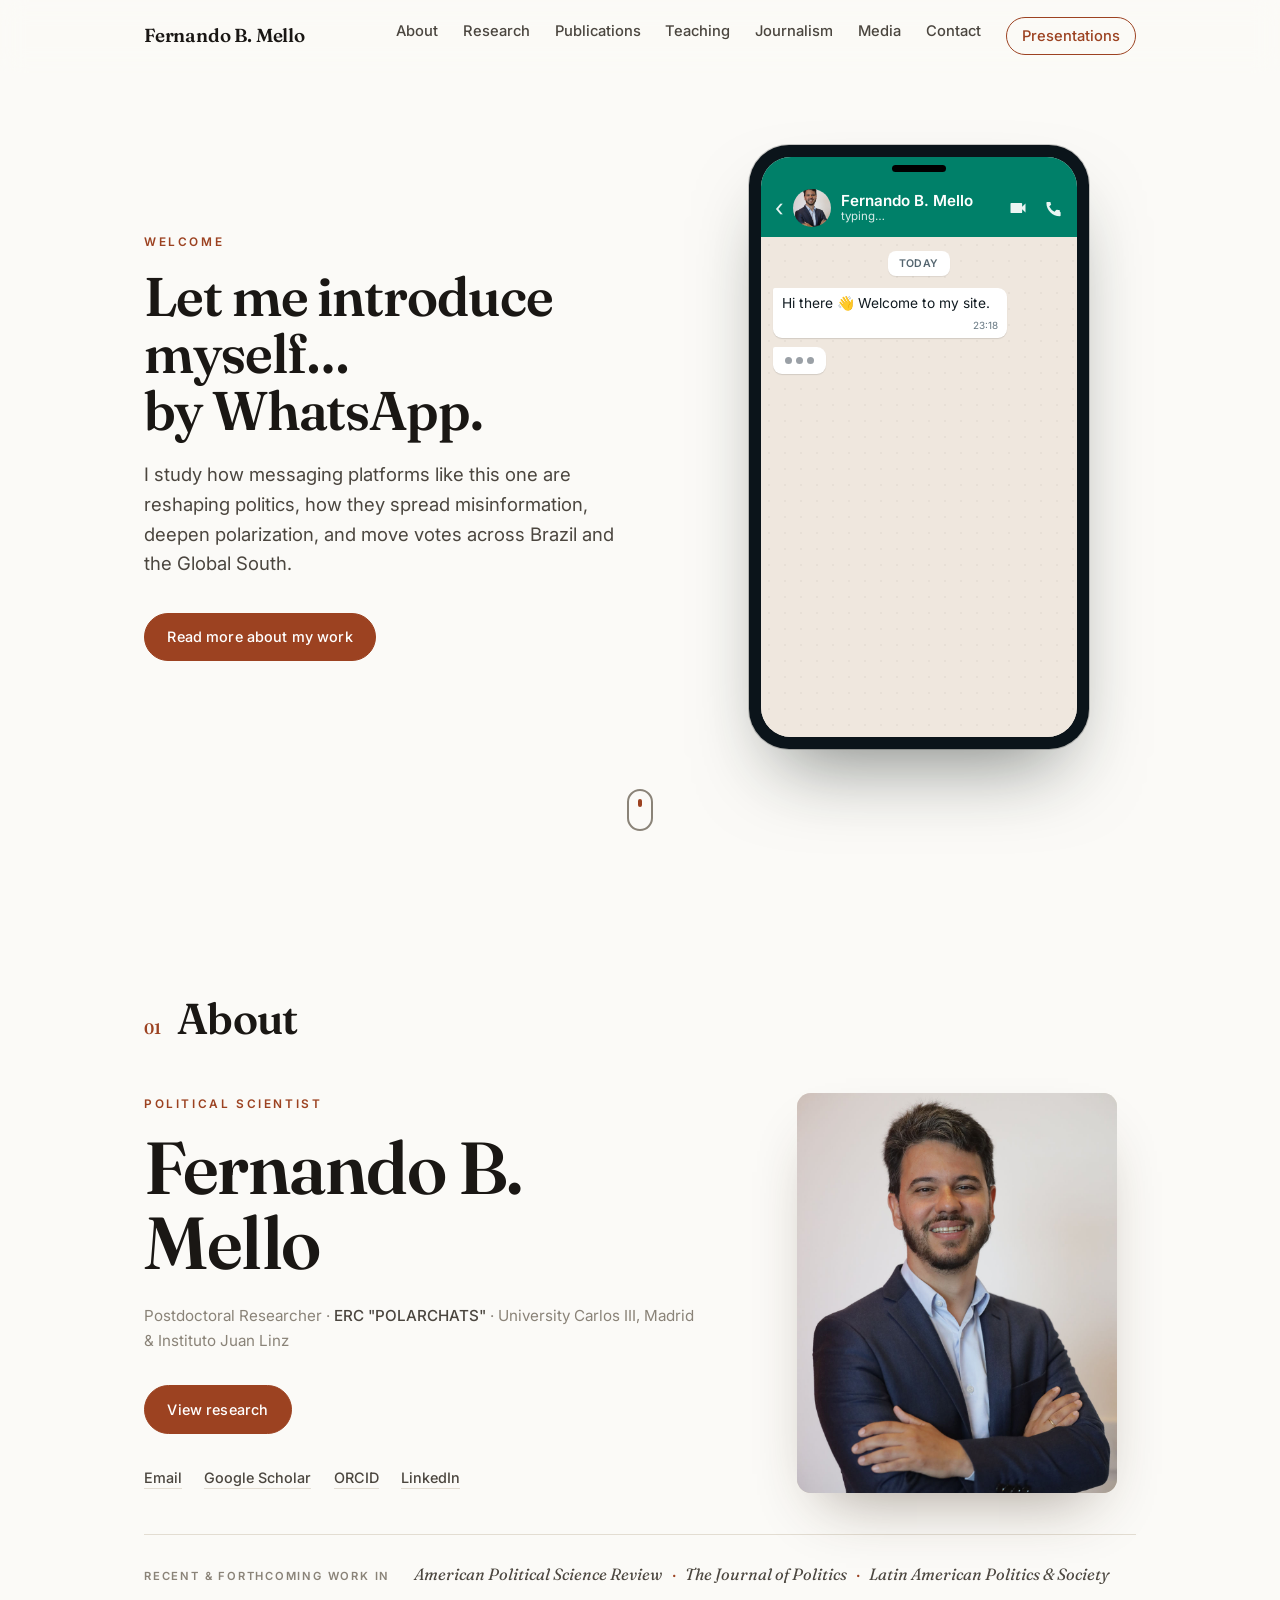
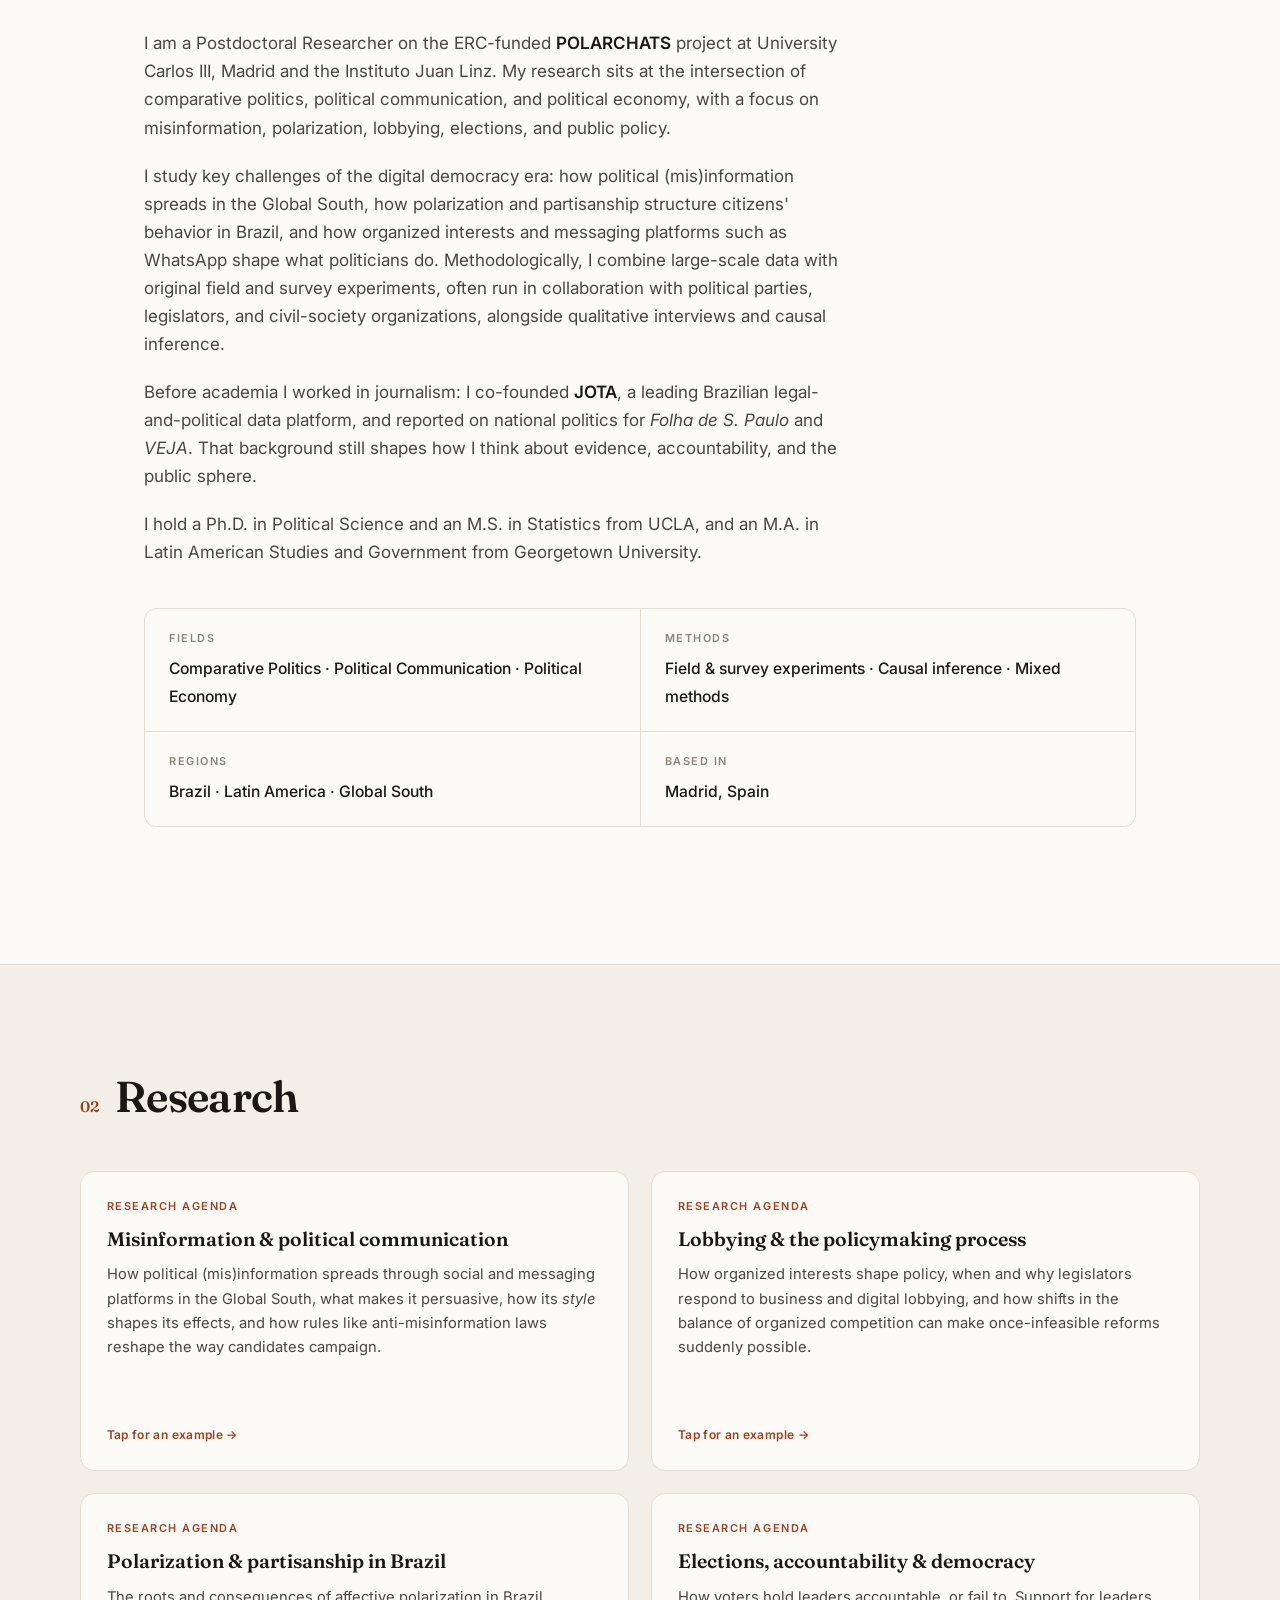
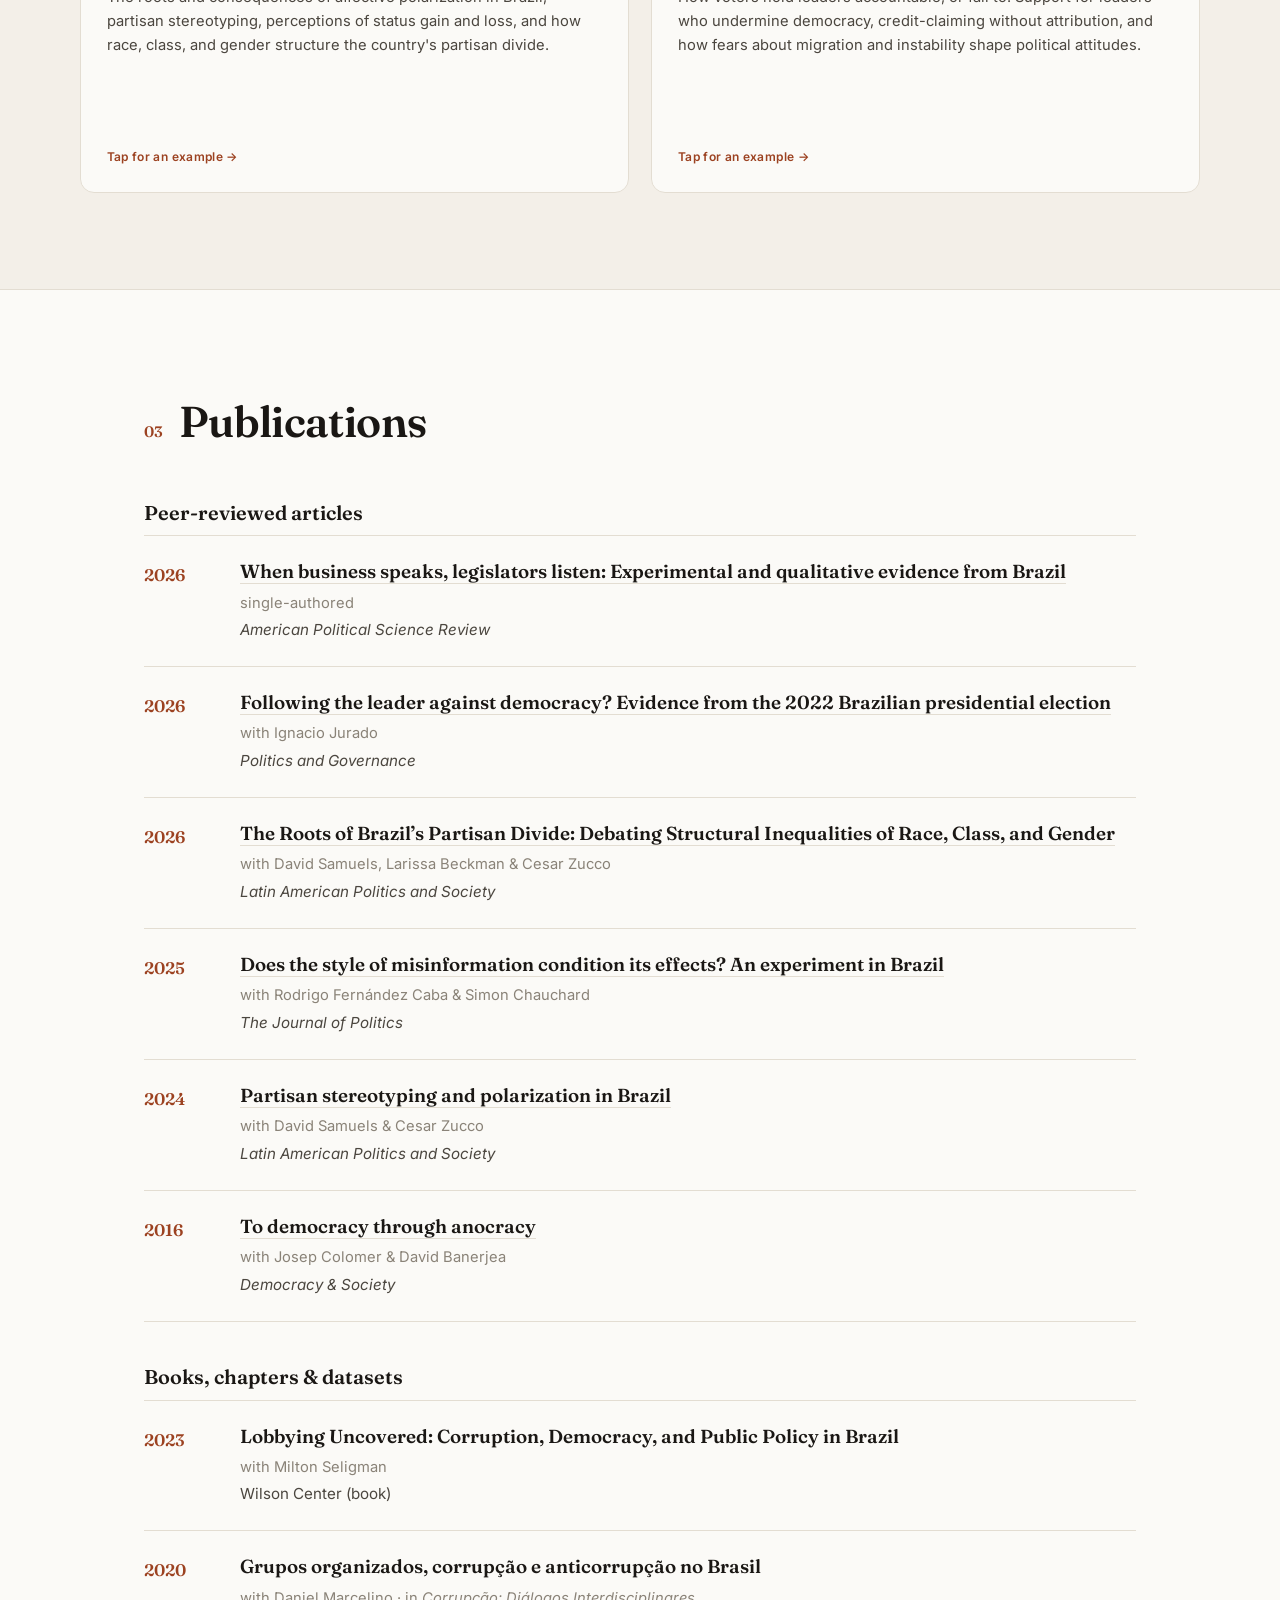
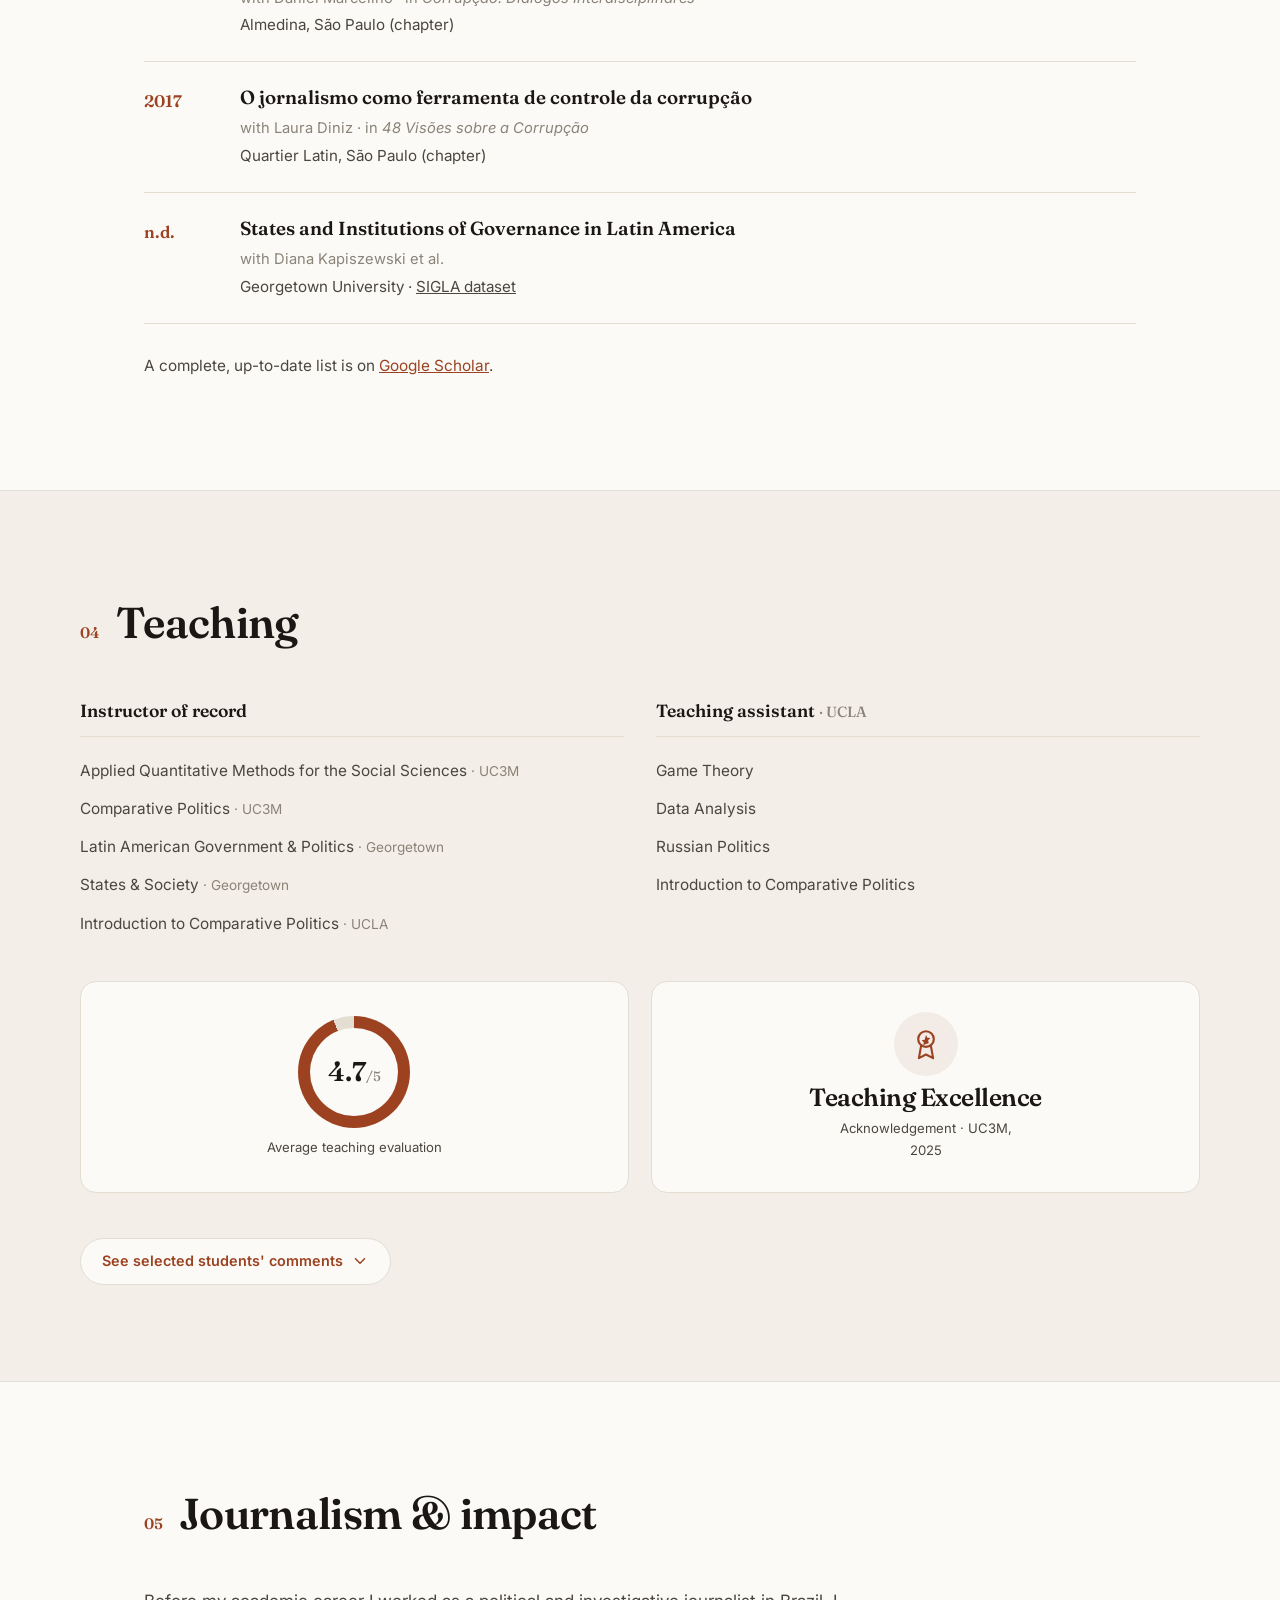
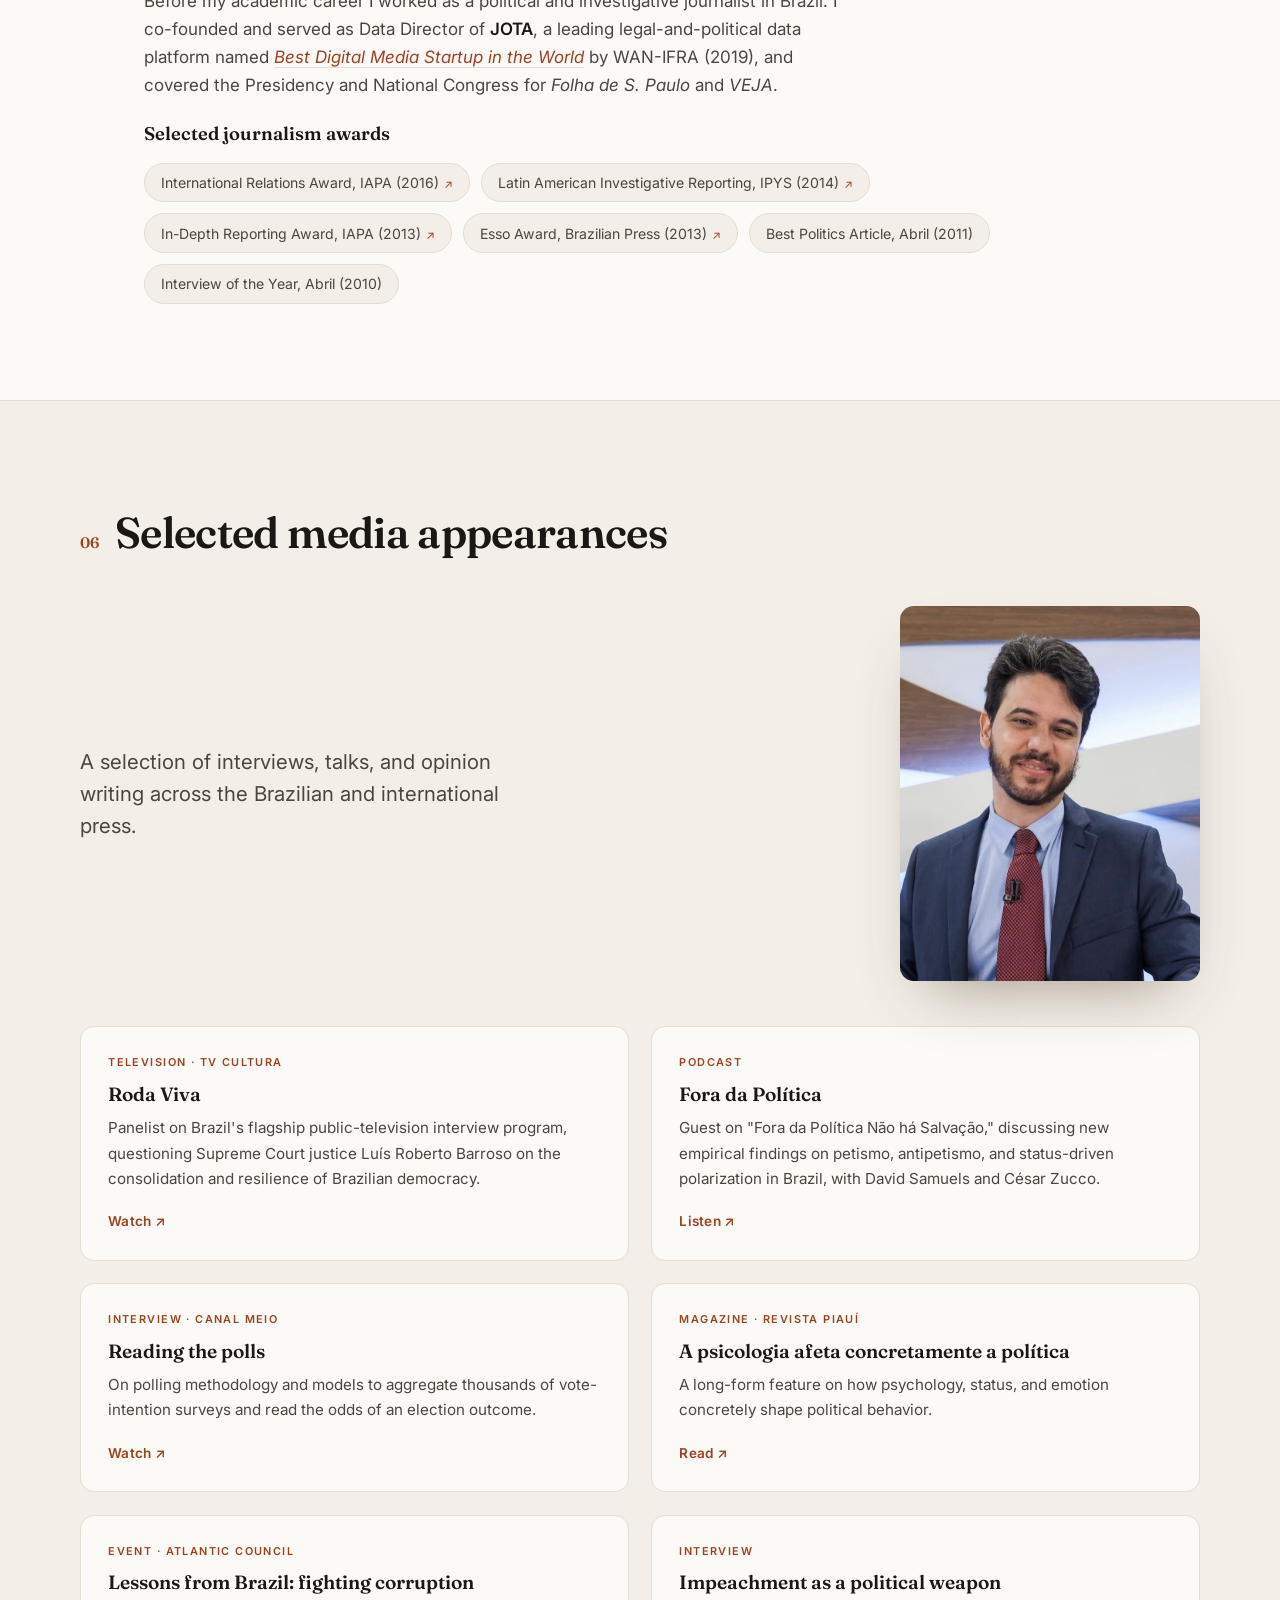
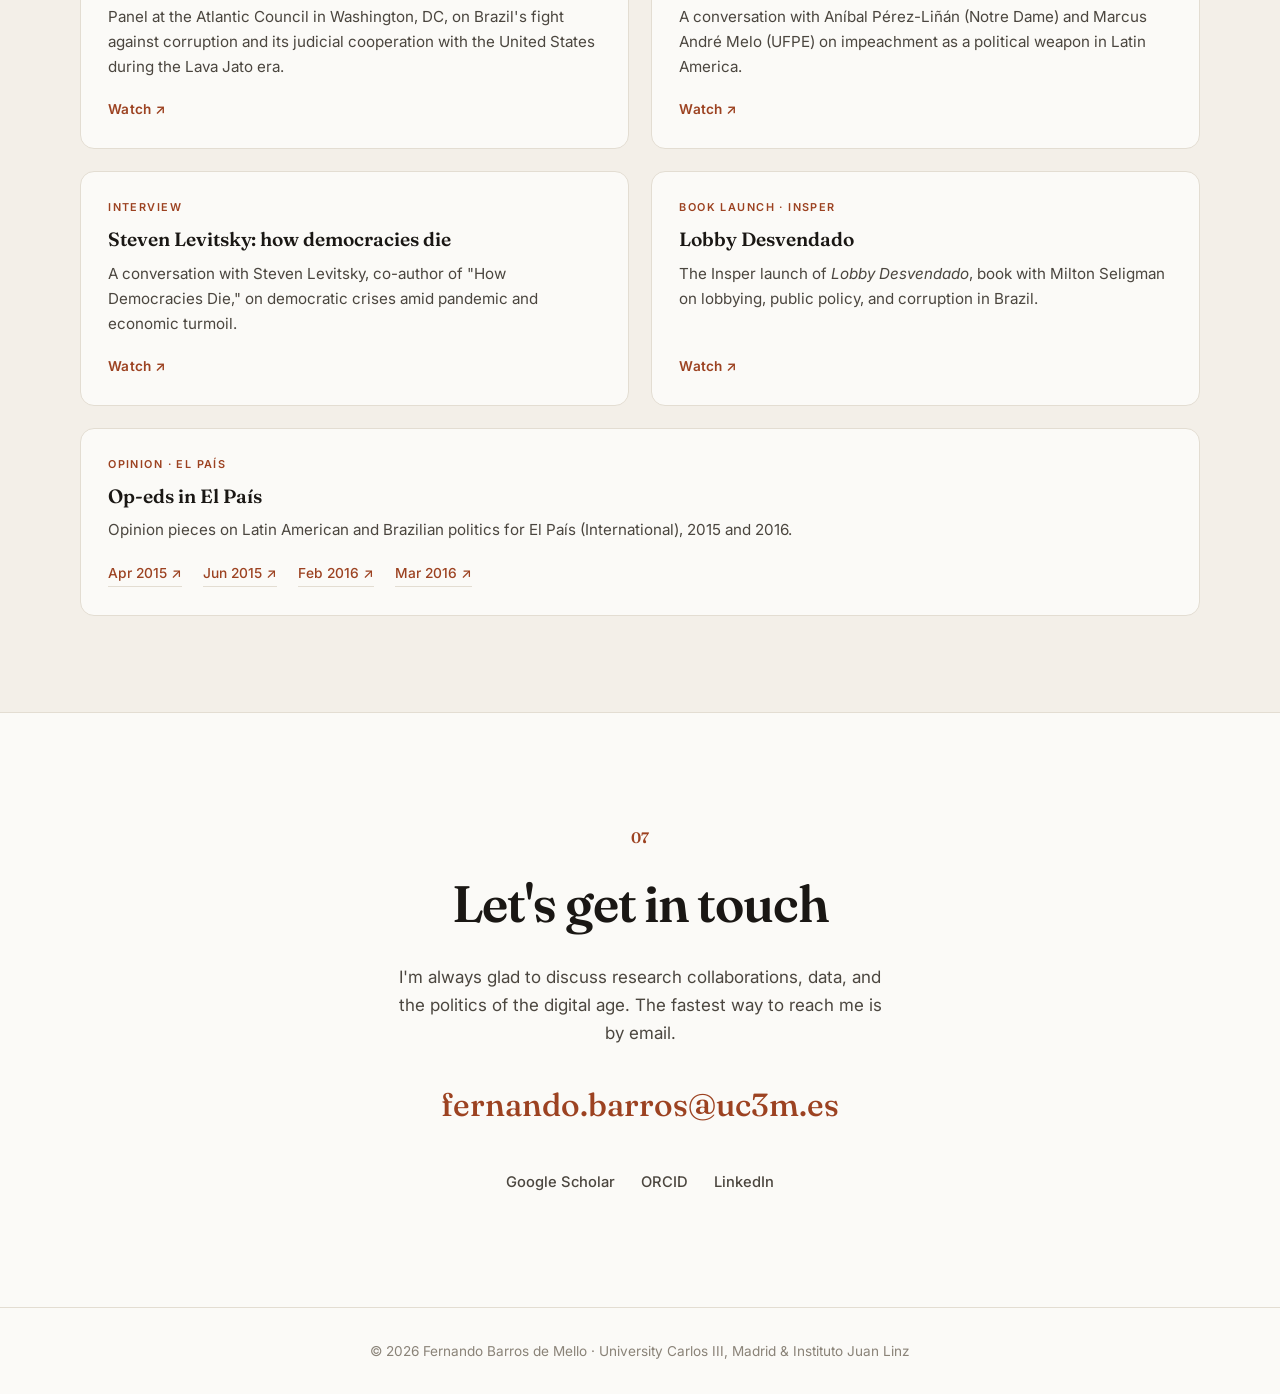
<file: index.html>
<!DOCTYPE html>
<html lang="en">
<head>
  <meta charset="UTF-8" />
  <meta name="viewport" content="width=device-width, initial-scale=1.0" />
  <title>Fernando B. Mello, Political Scientist</title>
  <meta name="description" content="Fernando Barros de Mello is a political scientist (UC3M & Instituto Juan Linz) studying misinformation, polarization, lobbying, and digital democracy in Brazil and the Global South. Published in the American Political Science Review, the Journal of Politics, and Latin American Politics & Society." />
  <meta name="author" content="Fernando Barros de Mello" />

  <!-- Open Graph -->
  <meta property="og:type" content="website" />
  <meta property="og:title" content="Fernando B. Mello, Political Scientist" />
  <meta property="og:description" content="Misinformation, polarization, lobbying, and digital democracy in Brazil and the Global South." />
  <meta property="og:url" content="https://www.fernandobmello.com/" />
  <meta property="og:image" content="https://www.fernandobmello.com/assets/portrait.jpg" />

  <link rel="preconnect" href="https://fonts.googleapis.com" />
  <link rel="preconnect" href="https://fonts.gstatic.com" crossorigin />
  <link href="https://fonts.googleapis.com/css2?family=Fraunces:opsz,wght@9..144,400;9..144,500;9..144,600;9..144,700&family=Inter:wght@400;500;600&display=swap" rel="stylesheet" />
  <link rel="stylesheet" href="styles.css" />
  <link rel="icon" href="data:image/svg+xml,<svg xmlns=%22http://www.w3.org/2000/svg%22 viewBox=%220 0 100 100%22><text y=%22.9em%22 font-size=%2290%22 font-family=%22Georgia,serif%22 fill=%22%239c4221%22>F</text></svg>" />
</head>
<body>
  <!-- Navigation -->
  <header class="nav" id="nav">
    <div class="nav__inner">
      <a href="#top" class="nav__brand">Fernando&nbsp;B.&nbsp;Mello</a>
      <button class="nav__toggle" aria-label="Toggle menu" aria-expanded="false">
        <span></span><span></span><span></span>
      </button>
      <nav class="nav__links" id="navLinks">
        <a href="#about">About</a>
        <a href="#research">Research</a>
        <a href="#publications">Publications</a>
        <a href="#teaching">Teaching</a>
        <a href="#journalism">Journalism</a>
        <a href="#media">Media</a>
        <a href="#contact">Contact</a>
        <a href="presentations.html" class="nav__btn">Presentations</a>
      </nav>
    </div>
  </header>

  <main id="top">
    <!-- WhatsApp welcome -->
    <section class="welcome" id="welcome">
      <div class="welcome__inner">
        <div class="welcome__intro reveal">
          <p class="welcome__eyebrow">Welcome</p>
          <h1 class="welcome__heading">Let me introduce myself…<br/>by WhatsApp.</h1>
          <p class="welcome__sub">
            I study how messaging platforms like this one are reshaping politics,
            how they spread misinformation, deepen polarization, and move votes
            across Brazil and the Global South.
          </p>
          <a class="btn btn--primary welcome__cta" href="#about">Read more about my work</a>
        </div>

        <div class="welcome__phone reveal">
          <div class="phone">
            <div class="phone__cam"></div>
            <div class="wa">
              <div class="wa__bar">
                <span class="wa__back" aria-hidden="true">&#8249;</span>
                <img class="wa__avatar" src="assets/portrait.jpg" alt="Fernando B. Mello" />
                <div class="wa__id">
                  <span class="wa__name">Fernando B. Mello</span>
                  <span class="wa__status" id="waStatus">online</span>
                </div>
                <span class="wa__icons" aria-hidden="true">
                  <svg viewBox="0 0 24 24" width="20" height="20"><path fill="currentColor" d="M17 10.5V7a1 1 0 0 0-1-1H4a1 1 0 0 0-1 1v10a1 1 0 0 0 1 1h12a1 1 0 0 0 1-1v-3.5l4 4v-11l-4 4z"/></svg>
                  <svg viewBox="0 0 24 24" width="19" height="19"><path fill="currentColor" d="M20 15.5c-1.2 0-2.4-.2-3.6-.6a1 1 0 0 0-1 .2l-2.2 2.2a15 15 0 0 1-6.6-6.6l2.2-2.2a1 1 0 0 0 .2-1C8.7 8.4 8.5 7.2 8.5 6a1 1 0 0 0-1-1H4a1 1 0 0 0-1 1c0 9.4 7.6 17 17 17a1 1 0 0 0 1-1v-3.5a1 1 0 0 0-1-1z"/></svg>
                </span>
              </div>
              <div class="wa__chat" id="waChat" aria-label="Introductory chat from Fernando B. Mello">
                <div class="wa__day">TODAY</div>
              </div>
            </div>
          </div>
        </div>
      </div>
      <a class="welcome__scroll" href="#about" aria-label="Scroll to content">
        <span></span>
      </a>
    </section>

    <!-- About -->
    <section class="section" id="about">
      <div class="section__head reveal">
        <span class="section__num">01</span>
        <h2 class="section__title">About</h2>
      </div>

      <div class="hero__inner about__intro reveal">
        <div class="hero__text">
          <p class="hero__eyebrow">Political Scientist</p>
          <p class="hero__name">Fernando B. Mello</p>
          <p class="hero__affil">
            Postdoctoral Researcher · <span>ERC "POLARCHATS"</span> ·
            University Carlos&nbsp;III, Madrid &amp; Instituto Juan&nbsp;Linz
          </p>
          <div class="hero__actions">
            <a class="btn btn--primary" href="#research">View research</a>
          </div>
          <ul class="hero__links">
            <li><a href="mailto:fernando.barros@uc3m.es">Email</a></li>
            <li><a href="https://scholar.google.es/citations?hl=es&user=qGOb4eYAAAAJ" target="_blank" rel="noopener">Google Scholar</a></li>
            <li><a href="https://orcid.org/0009-0004-3488-2520" target="_blank" rel="noopener">ORCID</a></li>
            <li><a href="https://www.linkedin.com/in/fernando-mello-a0944014" target="_blank" rel="noopener">LinkedIn</a></li>
          </ul>
        </div>
        <div class="hero__portrait">
          <div class="portrait">
            <img src="assets/portrait.jpg" alt="Portrait of Fernando B. Mello"
                 onerror="this.style.display='none';this.parentNode.classList.add('portrait--placeholder');" />
            <span class="portrait__mono">FM</span>
          </div>
        </div>
      </div>

      <div class="marquee about__venues reveal" aria-label="Selected venues">
        <span class="marquee__label">Recent &amp; forthcoming work in</span>
        <ul>
          <li>American Political Science Review</li>
          <li>The Journal of Politics</li>
          <li>Latin American Politics &amp; Society</li>
        </ul>
      </div>

      <div class="prose reveal">
        <p>
          I am a Postdoctoral Researcher on the ERC-funded <strong>POLARCHATS</strong>
          project at University Carlos&nbsp;III, Madrid and the Instituto Juan&nbsp;Linz.
          My research sits at the intersection of comparative politics, political
          communication, and political economy, with a focus on misinformation,
          polarization, lobbying, elections, and public policy.
        </p>
        <p>
          I study key challenges of the digital democracy era: how political
          (mis)information spreads in the Global South, how polarization and
          partisanship structure citizens' behavior in Brazil, and how organized
          interests and messaging platforms such as WhatsApp shape what politicians
          do. Methodologically, I combine large-scale data with original field and
          survey experiments, often run in collaboration with political parties,
          legislators, and civil-society organizations, alongside qualitative
          interviews and causal inference.
        </p>
        <p>
          Before academia I worked in journalism: I co-founded
          <strong>JOTA</strong>, a leading Brazilian legal-and-political data platform,
          and reported on national politics for <em>Folha de S.&nbsp;Paulo</em> and
          <em>VEJA</em>. That background still shapes how I think about evidence,
          accountability, and the public sphere.
        </p>
        <p>
          I hold a Ph.D. in Political Science and an M.S. in Statistics from UCLA,
          and an M.A. in Latin American Studies and Government from Georgetown University.
        </p>
      </div>

      <div class="facts reveal">
        <div class="fact">
          <span class="fact__k">Fields</span>
          <span class="fact__v">Comparative Politics · Political Communication · Political Economy</span>
        </div>
        <div class="fact">
          <span class="fact__k">Methods</span>
          <span class="fact__v">Field &amp; survey experiments · Causal inference · Mixed methods</span>
        </div>
        <div class="fact">
          <span class="fact__k">Regions</span>
          <span class="fact__v">Brazil · Latin America · Global South</span>
        </div>
        <div class="fact">
          <span class="fact__k">Based in</span>
          <span class="fact__v">Madrid, Spain</span>
        </div>
      </div>

    </section>

    <!-- Research -->
    <section class="section section--alt" id="research">
      <div class="section__head reveal">
        <span class="section__num">02</span>
        <h2 class="section__title">Research</h2>
      </div>

      <div class="cards">
        <article class="flip reveal" tabindex="0" role="button" aria-pressed="false" aria-label="Misinformation and political communication, tap to see a key paper">
          <div class="flip__inner">
            <div class="flip__face flip__front">
              <p class="card__tag">Research agenda</p>
              <h4 class="card__title">Misinformation &amp; political communication</h4>
              <p class="card__body">
                How political (mis)information spreads through social and messaging
                platforms in the Global South, what makes it persuasive, how its
                <em>style</em> shapes its effects, and how rules like
                anti-misinformation laws reshape the way candidates campaign.
              </p>
              <span class="flip__hint">Tap for an example&nbsp;→</span>
            </div>
            <div class="flip__face flip__back">
              <p class="card__tag">An example</p>
              <h4 class="flip__paper">Does the style of misinformation condition its effects? An experiment in Brazil</h4>
              <p class="flip__authors">with Rodrigo Fernández Caba &amp; Simon Chauchard</p>
              <p class="flip__venue"><em>The Journal of Politics</em> · 2025</p>
              <span class="flip__hint">←&nbsp;Back</span>
            </div>
          </div>
        </article>

        <article class="flip reveal" tabindex="0" role="button" aria-pressed="false" aria-label="Lobbying and the policymaking process, tap to see a key paper">
          <div class="flip__inner">
            <div class="flip__face flip__front">
              <p class="card__tag">Research agenda</p>
              <h4 class="card__title">Lobbying &amp; the policymaking process</h4>
              <p class="card__body">
                How organized interests shape policy, when and why legislators
                respond to business and digital lobbying, and how shifts in the
                balance of organized competition can make once-infeasible reforms
                suddenly possible.
              </p>
              <span class="flip__hint">Tap for an example&nbsp;→</span>
            </div>
            <div class="flip__face flip__back">
              <p class="card__tag">An example</p>
              <h4 class="flip__paper"><a href="https://www.cambridge.org/core/journals/american-political-science-review/article/when-business-speaks-legislators-listen-experimental-and-qualitative-evidence-from-brazil/463E8CEF69854715DD59FFE7AA97416F" target="_blank" rel="noopener">When business speaks, legislators listen: Experimental and qualitative evidence from Brazil</a></h4>
              <p class="flip__authors">single-authored</p>
              <p class="flip__venue"><em>American Political Science Review</em> · 2026</p>
              <span class="flip__hint">←&nbsp;Back</span>
            </div>
          </div>
        </article>

        <article class="flip reveal" tabindex="0" role="button" aria-pressed="false" aria-label="Polarization and partisanship in Brazil, tap to see a key paper">
          <div class="flip__inner">
            <div class="flip__face flip__front">
              <p class="card__tag">Research agenda</p>
              <h4 class="card__title">Polarization &amp; partisanship in Brazil</h4>
              <p class="card__body">
                The roots and consequences of affective polarization in Brazil,
                partisan stereotyping, perceptions of status gain and loss, and how
                race, class, and gender structure the country's partisan divide.
              </p>
              <span class="flip__hint">Tap for an example&nbsp;→</span>
            </div>
            <div class="flip__face flip__back">
              <p class="card__tag">An example</p>
              <h4 class="flip__paper">Partisan stereotyping and polarization in Brazil</h4>
              <p class="flip__authors">with David Samuels &amp; Cesar Zucco</p>
              <p class="flip__venue"><em>Latin American Politics and Society</em> · 2024</p>
              <span class="flip__hint">←&nbsp;Back</span>
            </div>
          </div>
        </article>

        <article class="flip reveal" tabindex="0" role="button" aria-pressed="false" aria-label="Elections, accountability and democracy, tap to see a key paper">
          <div class="flip__inner">
            <div class="flip__face flip__front">
              <p class="card__tag">Research agenda</p>
              <h4 class="card__title">Elections, accountability &amp; democracy</h4>
              <p class="card__body">
                How voters hold leaders accountable, or fail to. Support for leaders
                who undermine democracy, credit-claiming without attribution, and how
                fears about migration and instability shape political attitudes.
              </p>
              <span class="flip__hint">Tap for an example&nbsp;→</span>
            </div>
            <div class="flip__face flip__back">
              <p class="card__tag">An example</p>
              <h4 class="flip__paper">Following the leader against democracy? Evidence from the 2022 Brazilian presidential election</h4>
              <p class="flip__authors">with Ignacio Jurado</p>
              <p class="flip__venue"><em>Politics and Governance</em> · 2026</p>
              <span class="flip__hint">←&nbsp;Back</span>
            </div>
          </div>
        </article>
      </div>
    </section>

    <!-- Publications -->
    <section class="section" id="publications">
      <div class="section__head reveal">
        <span class="section__num">03</span>
        <h2 class="section__title">Publications</h2>
      </div>

      <h3 class="pubs__cat reveal">Peer-reviewed articles</h3>
      <ol class="pubs">
        <li class="pub reveal">
          <span class="pub__year">2026</span>
          <div class="pub__meta">
            <h4 class="pub__title"><a href="https://www.cambridge.org/core/journals/american-political-science-review/article/when-business-speaks-legislators-listen-experimental-and-qualitative-evidence-from-brazil/463E8CEF69854715DD59FFE7AA97416F" target="_blank" rel="noopener">When business speaks, legislators listen: Experimental and qualitative evidence from Brazil</a></h4>
            <p class="pub__authors">single-authored</p>
            <p class="pub__venue"><em>American Political Science Review</em></p>
          </div>
        </li>
        <li class="pub reveal">
          <span class="pub__year">2026</span>
          <div class="pub__meta">
            <h4 class="pub__title"><a href="https://doi.org/10.17645/pag.11547" target="_blank" rel="noopener">Following the leader against democracy? Evidence from the 2022 Brazilian presidential election</a></h4>
            <p class="pub__authors">with Ignacio Jurado</p>
            <p class="pub__venue"><em>Politics and Governance</em></p>
          </div>
        </li>
        <li class="pub reveal">
          <span class="pub__year">2026</span>
          <div class="pub__meta">
            <h4 class="pub__title"><a href="https://doi.org/10.1017/lap.2026.10081" target="_blank" rel="noopener">The Roots of Brazil&rsquo;s Partisan Divide: Debating Structural Inequalities of Race, Class, and Gender</a></h4>
            <p class="pub__authors">with David Samuels, Larissa Beckman &amp; Cesar Zucco</p>
            <p class="pub__venue"><em>Latin American Politics and Society</em></p>
          </div>
        </li>
        <li class="pub reveal">
          <span class="pub__year">2025</span>
          <div class="pub__meta">
            <h4 class="pub__title"><a href="https://doi.org/10.1086/739778" target="_blank" rel="noopener">Does the style of misinformation condition its effects? An experiment in Brazil</a></h4>
            <p class="pub__authors">with Rodrigo Fernández Caba &amp; Simon Chauchard</p>
            <p class="pub__venue"><em>The Journal of Politics</em></p>
          </div>
        </li>
        <li class="pub reveal">
          <span class="pub__year">2024</span>
          <div class="pub__meta">
            <h4 class="pub__title"><a href="https://doi.org/10.1017/lap.2023.38" target="_blank" rel="noopener">Partisan stereotyping and polarization in Brazil</a></h4>
            <p class="pub__authors">with David Samuels &amp; Cesar Zucco</p>
            <p class="pub__venue"><em>Latin American Politics and Society</em></p>
          </div>
        </li>
        <li class="pub reveal">
          <span class="pub__year">2016</span>
          <div class="pub__meta">
            <h4 class="pub__title"><a href="https://www.researchgate.net/publication/299388907_DEMOCRATIZATION-To_Democracy_Through_Anocracy" target="_blank" rel="noopener">To democracy through anocracy</a></h4>
            <p class="pub__authors">with Josep Colomer &amp; David Banerjea</p>
            <p class="pub__venue"><em>Democracy &amp; Society</em></p>
          </div>
        </li>
      </ol>

      <h3 class="pubs__cat reveal">Books, chapters &amp; datasets</h3>
      <ol class="pubs">
        <li class="pub reveal">
          <span class="pub__year">2023</span>
          <div class="pub__meta">
            <h4 class="pub__title">Lobbying Uncovered: Corruption, Democracy, and Public Policy in Brazil</h4>
            <p class="pub__authors">with Milton Seligman</p>
            <p class="pub__venue">Wilson Center (book)</p>
          </div>
        </li>
        <li class="pub reveal">
          <span class="pub__year">2020</span>
          <div class="pub__meta">
            <h4 class="pub__title">Grupos organizados, corrupção e anticorrupção no Brasil</h4>
            <p class="pub__authors">with Daniel Marcelino · in <em>Corrupção: Diálogos Interdisciplinares</em></p>
            <p class="pub__venue">Almedina, São Paulo (chapter)</p>
          </div>
        </li>
        <li class="pub reveal">
          <span class="pub__year">2017</span>
          <div class="pub__meta">
            <h4 class="pub__title">O jornalismo como ferramenta de controle da corrupção</h4>
            <p class="pub__authors">with Laura Diniz · in <em>48 Visões sobre a Corrupção</em></p>
            <p class="pub__venue">Quartier Latin, São Paulo (chapter)</p>
          </div>
        </li>
        <li class="pub reveal">
          <span class="pub__year">n.d.</span>
          <div class="pub__meta">
            <h4 class="pub__title">States and Institutions of Governance in Latin America</h4>
            <p class="pub__authors">with Diana Kapiszewski et al.</p>
            <p class="pub__venue">Georgetown University · <a href="https://sigla.georgetown.domains/gateway/" target="_blank" rel="noopener">SIGLA dataset</a></p>
          </div>
        </li>
      </ol>

      <p class="pubs__more reveal">
        A complete, up-to-date list is on
        <a href="https://scholar.google.es/citations?hl=es&user=qGOb4eYAAAAJ" target="_blank" rel="noopener">Google&nbsp;Scholar</a>.
      </p>
    </section>

    <!-- Teaching -->
    <section class="section section--alt" id="teaching">
      <div class="section__head reveal">
        <span class="section__num">04</span>
        <h2 class="section__title">Teaching</h2>
      </div>
      <div class="teach reveal">
        <div class="teach__col">
          <h3>Instructor of record</h3>
          <ul>
            <li>Applied Quantitative Methods for the Social Sciences <em>· UC3M</em></li>
            <li>Comparative Politics <em>· UC3M</em></li>
            <li>Latin American Government &amp; Politics <em>· Georgetown</em></li>
            <li>States &amp; Society <em>· Georgetown</em></li>
            <li>Introduction to Comparative Politics <em>· UCLA</em></li>
          </ul>
        </div>
        <div class="teach__col">
          <h3>Teaching assistant <span>· UCLA</span></h3>
          <ul>
            <li>Game Theory</li>
            <li>Data Analysis</li>
            <li>Russian Politics</li>
            <li>Introduction to Comparative Politics</li>
          </ul>
        </div>
      </div>

      <div class="teach-stats reveal" aria-label="Teaching at a glance">
        <div class="tstat">
          <div class="tstat__ring">
            <span class="tstat__ringval">4.7<small>/5</small></span>
          </div>
          <span class="tstat__label">Average teaching evaluation</span>
        </div>
        <div class="tstat">
          <span class="tstat__badge" aria-hidden="true">
            <svg viewBox="0 0 24 24" width="34" height="34" fill="none" stroke="currentColor" stroke-width="1.5" stroke-linecap="round" stroke-linejoin="round">
              <circle cx="12" cy="8.5" r="5.5"/>
              <path d="M8.5 13.5 7 22l5-2.6L17 22l-1.5-8.5"/>
              <path d="m12 5.6.95 1.93 2.13.31-1.54 1.5.36 2.12L12 11.97l-1.9 1 .36-2.12-1.54-1.5 2.13-.31z" fill="currentColor" stroke="none"/>
            </svg>
          </span>
          <span class="tstat__num tstat__num--sm">Teaching Excellence</span>
          <span class="tstat__label">Acknowledgement · UC3M, 2025</span>
        </div>
      </div>

      <div class="comments reveal">
        <button class="comments__toggle" type="button" aria-expanded="false" aria-controls="studentComments">
          <span class="comments__label">See selected students' comments</span>
          <svg class="comments__chev" viewBox="0 0 24 24" width="18" height="18" fill="none" stroke="currentColor" stroke-width="2" stroke-linecap="round" stroke-linejoin="round" aria-hidden="true"><path d="m6 9 6 6 6-6"/></svg>
        </button>
        <div class="comments__panel" id="studentComments" hidden>
          <div class="comments__grid">
            <figure class="quote">
              <blockquote>As someone who has dealt with one too many professors who are too smart for their own good, I must say that Fernando is not only clearly well-educated and specifically seasoned in game theory, but also is a very good teacher. This is important. Many people are extremely knowledgeable, but that does not mean they are good at explaining what they know. Fernando doesn't speak to us like we're kindergarteners or colleagues. He speaks to us like we are college students, learning something for the first time, because we are. His pacing is perfect (not too fast, not too slow), he is straightforward, and he doesn't spoon-feed his students' answers. He insists on having us speak up at every step because he wants us to reason through it on our own AND together. This is great prep for homework and exams. I never walk away from a section confused; nor do I ever regret going (it's never a waste of time, he teaches for the whole 50 minutes). I also appreciate his energy level.</blockquote>
              <figcaption>Undergraduate · Georgetown, 2023</figcaption>
            </figure>
            <figure class="quote">
              <blockquote>By far the most well-structured class I've been in at Georgetown. Syllabus and all class documents were so very well structured.</blockquote>
              <figcaption>Undergraduate · Georgetown, 2023</figcaption>
            </figure>
            <figure class="quote">
              <blockquote>As a first year you are riddled with anxiety and insecurities, but his class was the first one I felt comfortable speaking up and sharing my thoughts. It was ok to be wrong because he would guide you to the correct answer.</blockquote>
              <figcaption>Graduate seminar · Georgetown, 2023</figcaption>
            </figure>
            <figure class="quote">
              <blockquote>Always cared about helping the students and took his time to make sure we understood the material. He explained ideas clearly, more so than the professor, and remained enthusiastic about the material. I can tell that he's truly interested and invested in data analysis.</blockquote>
              <figcaption>Teaching assistant · UCLA, 2020</figcaption>
            </figure>
            <figure class="quote">
              <blockquote>I was initially very scared for this discussion section because of the requirement to speak in class, but Fernando made the class feel very welcoming. I was not so afraid of being wrong or expressing my opinion, which was great. I also think the format of the discussions was really helpful to prepare for writing the midterm and final essays.</blockquote>
              <figcaption>Teaching assistant · UCLA, 2021</figcaption>
            </figure>
            <figure class="quote">
              <blockquote>He is extremely professional and interested in the course material. His discussions elaborate and expand on course concepts and delve deeper into other topics related to the course. He is also patient when students struggle to answer questions and does not simply give us the answer. Rather he guides his students toward the answer.</blockquote>
              <figcaption>Teaching assistant · UCLA, 2020</figcaption>
            </figure>
          </div>
        </div>
      </div>
    </section>

    <!-- Journalism & impact -->
    <section class="section" id="journalism">
      <div class="section__head reveal">
        <span class="section__num">05</span>
        <h2 class="section__title">Journalism &amp; impact</h2>
      </div>
      <div class="prose reveal">
        <p>
          Before my academic career I worked as a political and
          investigative journalist in Brazil. I co-founded and served as Data Director
          of <strong>JOTA</strong>, a leading legal-and-political data platform named
          <a href="https://wan-ifra.org/2019/06/world-digital-media-awards-winners-announced-at-wnmc-19/" target="_blank" rel="noopener"><em>Best Digital Media Startup in the World</em></a> by WAN-IFRA (2019), and
          covered the Presidency and National Congress for
          <em>Folha de S.&nbsp;Paulo</em> and <em>VEJA</em>.
        </p>
      </div>
      <div class="awards reveal">
        <h3 class="awards__title">Selected journalism awards</h3>
        <ul>
          <li><a href="https://en.sipiapa.org/notas/1210503-iapa-2016-journalistic-excellence-awards" target="_blank" rel="noopener">International Relations Award, IAPA (2016) <span aria-hidden="true">↗</span></a></li>
          <li><a href="https://www.ciperchile.cl/2014/10/13/reportaje-sobre-los-negocios-los-kirchner-elegido-la-mejor-investigacion-latinoamericana-del-ano/" target="_blank" rel="noopener">Latin American Investigative Reporting, IPYS (2014) <span aria-hidden="true">↗</span></a></li>
          <li><a href="https://en.sipiapa.org/notas/1151262-the-iapa-announces-the-list-of-winners-of-its-2013-excellence-in-journalism-awards" target="_blank" rel="noopener">In-Depth Reporting Award, IAPA (2013) <span aria-hidden="true">↗</span></a></li>
          <li><a href="https://www1.folha.uol.com.br/fsp/poder/138944-folha-ganha-premio-esso-em-duas-categorias.shtml" target="_blank" rel="noopener">Esso Award, Brazilian Press (2013) <span aria-hidden="true">↗</span></a></li>
          <li>Best Politics Article, Abril (2011)</li>
          <li>Interview of the Year, Abril (2010)</li>
        </ul>
      </div>
    </section>

    <!-- Selected media -->
    <section class="section section--alt" id="media">
      <div class="section__head reveal">
        <span class="section__num">06</span>
        <h2 class="section__title">Selected media appearances</h2>
      </div>
      <div class="media-lead reveal">
        <p class="media-lead__intro">
          A selection of interviews, talks, and opinion writing across the
          Brazilian and international press.
        </p>
        <div class="portrait media-lead__portrait">
          <img src="assets/roda-viva.jpg" alt="Fernando B. Mello during a television interview" />
        </div>
      </div>

      <div class="media-grid">
        <article class="media reveal">
          <p class="media__tag">Television · TV Cultura</p>
          <h3 class="media__title">Roda Viva</h3>
          <p class="media__body">
            Panelist on Brazil's flagship public-television interview program,
            questioning Supreme Court justice Luís Roberto Barroso on the
            consolidation and resilience of Brazilian democracy.
          </p>
          <a class="media__link" href="https://www.youtube.com/watch?v=gWWY1ckG0FM" target="_blank" rel="noopener">Watch <span aria-hidden="true">↗</span></a>
        </article>

        <article class="media reveal">
          <p class="media__tag">Podcast</p>
          <h3 class="media__title">Fora da Política</h3>
          <p class="media__body">
            Guest on "Fora da Política Não há Salvação," discussing new empirical
            findings on petismo, antipetismo, and status-driven polarization in
            Brazil, with David Samuels and César Zucco.
          </p>
          <a class="media__link" href="https://www.youtube.com/watch?v=44_YmH99YLY" target="_blank" rel="noopener">Listen <span aria-hidden="true">↗</span></a>
        </article>

        <article class="media reveal">
          <p class="media__tag">Interview · Canal Meio</p>
          <h3 class="media__title">Reading the polls</h3>
          <p class="media__body">
            On polling methodology and models to aggregate thousands of
            vote-intention surveys and read the odds of an election outcome.
          </p>
          <a class="media__link" href="https://www.youtube.com/watch?v=97DLs1eQaDw" target="_blank" rel="noopener">Watch <span aria-hidden="true">↗</span></a>
        </article>

        <article class="media reveal">
          <p class="media__tag">Magazine · revista piauí</p>
          <h3 class="media__title">A psicologia afeta concretamente a política</h3>
          <p class="media__body">
            A long-form feature on how psychology, status, and emotion concretely
            shape political behavior.
          </p>
          <a class="media__link" href="https://piaui.uol.com.br/revista/209/a-psicologia-afeta-concretamente-a-politica/" target="_blank" rel="noopener">Read <span aria-hidden="true">↗</span></a>
        </article>

        <article class="media reveal">
          <p class="media__tag">Event · Atlantic Council</p>
          <h3 class="media__title">Lessons from Brazil: fighting corruption</h3>
          <p class="media__body">
            Panel at the Atlantic Council in Washington, DC, on Brazil's fight
            against corruption and its judicial cooperation with the United States
            during the Lava Jato era.
          </p>
          <a class="media__link" href="https://www.youtube.com/watch?v=rR5Yiz84b5c" target="_blank" rel="noopener">Watch <span aria-hidden="true">↗</span></a>
        </article>

        <article class="media reveal">
          <p class="media__tag">Interview</p>
          <h3 class="media__title">Impeachment as a political weapon</h3>
          <p class="media__body">
            A conversation with Aníbal Pérez-Liñán (Notre Dame) and Marcus André
            Melo (UFPE) on impeachment as a political weapon in Latin America.
          </p>
          <a class="media__link" href="https://www.youtube.com/watch?v=U0tSNqxi67o" target="_blank" rel="noopener">Watch <span aria-hidden="true">↗</span></a>
        </article>

        <article class="media reveal">
          <p class="media__tag">Interview</p>
          <h3 class="media__title">Steven Levitsky: how democracies die</h3>
          <p class="media__body">
            A conversation with Steven Levitsky, co-author of "How Democracies
            Die," on democratic crises amid pandemic and economic turmoil.
          </p>
          <a class="media__link" href="https://www.youtube.com/watch?v=vo_6hY8JVLM" target="_blank" rel="noopener">Watch <span aria-hidden="true">↗</span></a>
        </article>

        <article class="media reveal">
          <p class="media__tag">Book launch · Insper</p>
          <h3 class="media__title">Lobby Desvendado</h3>
          <p class="media__body">
            The Insper launch of <em>Lobby Desvendado</em>, book with Milton
            Seligman on lobbying, public policy, and corruption in Brazil.
          </p>
          <a class="media__link" href="https://www.youtube.com/watch?v=ejhvO4Dq8bI" target="_blank" rel="noopener">Watch <span aria-hidden="true">↗</span></a>
        </article>

        <article class="media media--wide reveal">
          <p class="media__tag">Opinion · El País</p>
          <h3 class="media__title">Op-eds in El País</h3>
          <p class="media__body">
            Opinion pieces on Latin American and Brazilian politics for El País
            (International), 2015 and 2016.
          </p>
          <div class="media__links">
            <a href="https://elpais.com/internacional/2015/04/13/actualidad/1428944389_285811.html" target="_blank" rel="noopener">Apr 2015 ↗</a>
            <a href="https://elpais.com/internacional/2015/06/11/actualidad/1433985777_109531.html" target="_blank" rel="noopener">Jun 2015 ↗</a>
            <a href="https://elpais.com/internacional/2016/02/15/america/1455573220_319988.html" target="_blank" rel="noopener">Feb 2016 ↗</a>
            <a href="https://elpais.com/internacional/2016/03/08/america/1457405868_261974.html" target="_blank" rel="noopener">Mar 2016 ↗</a>
          </div>
        </article>
      </div>
    </section>

    <!-- Contact -->
    <section class="section section--contact" id="contact">
      <div class="contact reveal">
        <span class="section__num">07</span>
        <h2 class="contact__title">Let's get in touch</h2>
        <p class="contact__body">
          I'm always glad to discuss research collaborations, data, and the politics
          of the digital age. The fastest way to reach me is by email.
        </p>
        <a class="contact__email" href="mailto:fernando.barros@uc3m.es">fernando.barros@uc3m.es</a>
        <ul class="contact__links">
          <li><a href="https://scholar.google.es/citations?hl=es&user=qGOb4eYAAAAJ" target="_blank" rel="noopener">Google Scholar</a></li>
          <li><a href="https://orcid.org/0009-0004-3488-2520" target="_blank" rel="noopener">ORCID</a></li>
          <li><a href="https://www.linkedin.com/in/fernando-mello-a0944014" target="_blank" rel="noopener">LinkedIn</a></li>
        </ul>
      </div>
    </section>
  </main>

  <footer class="footer">
    <p>© <span id="year"></span> Fernando Barros de Mello · University Carlos III, Madrid &amp; Instituto Juan Linz</p>
  </footer>

  <script src="script.js"></script>
</body>
</html>
</file>
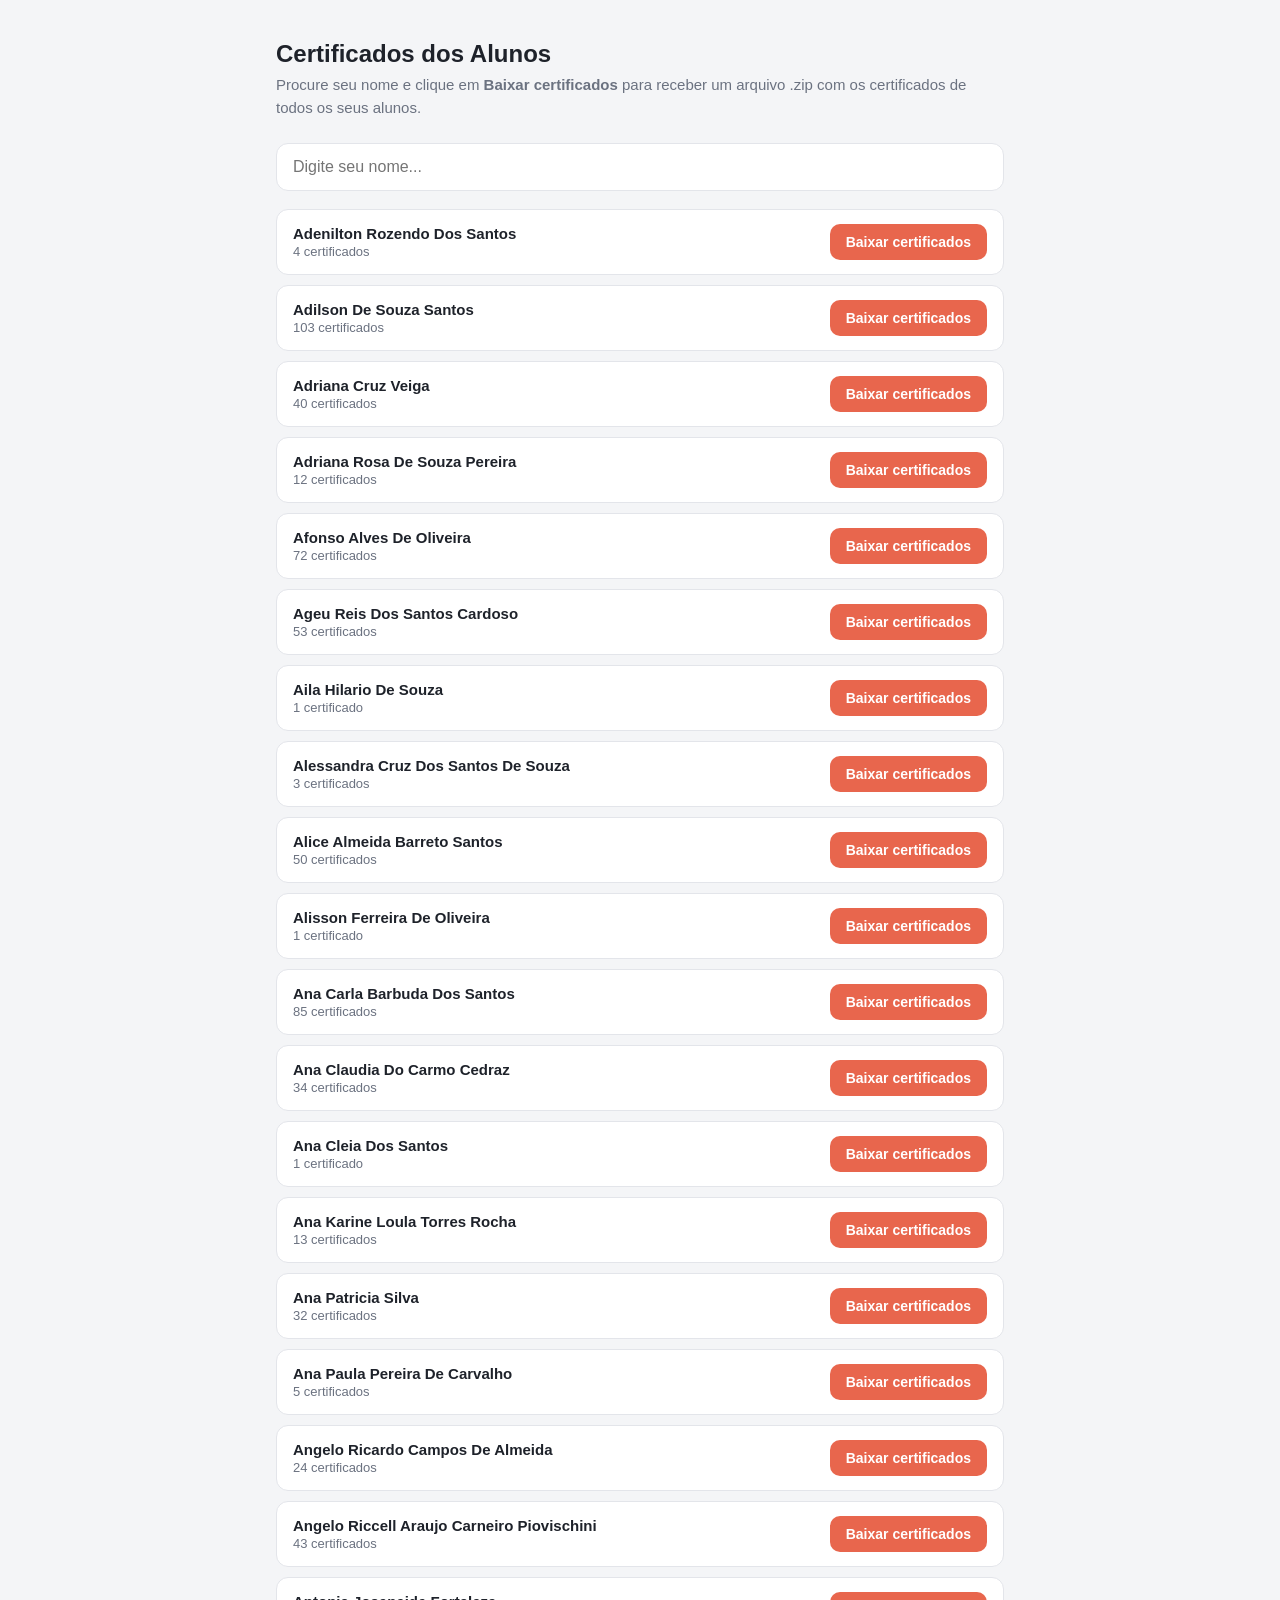
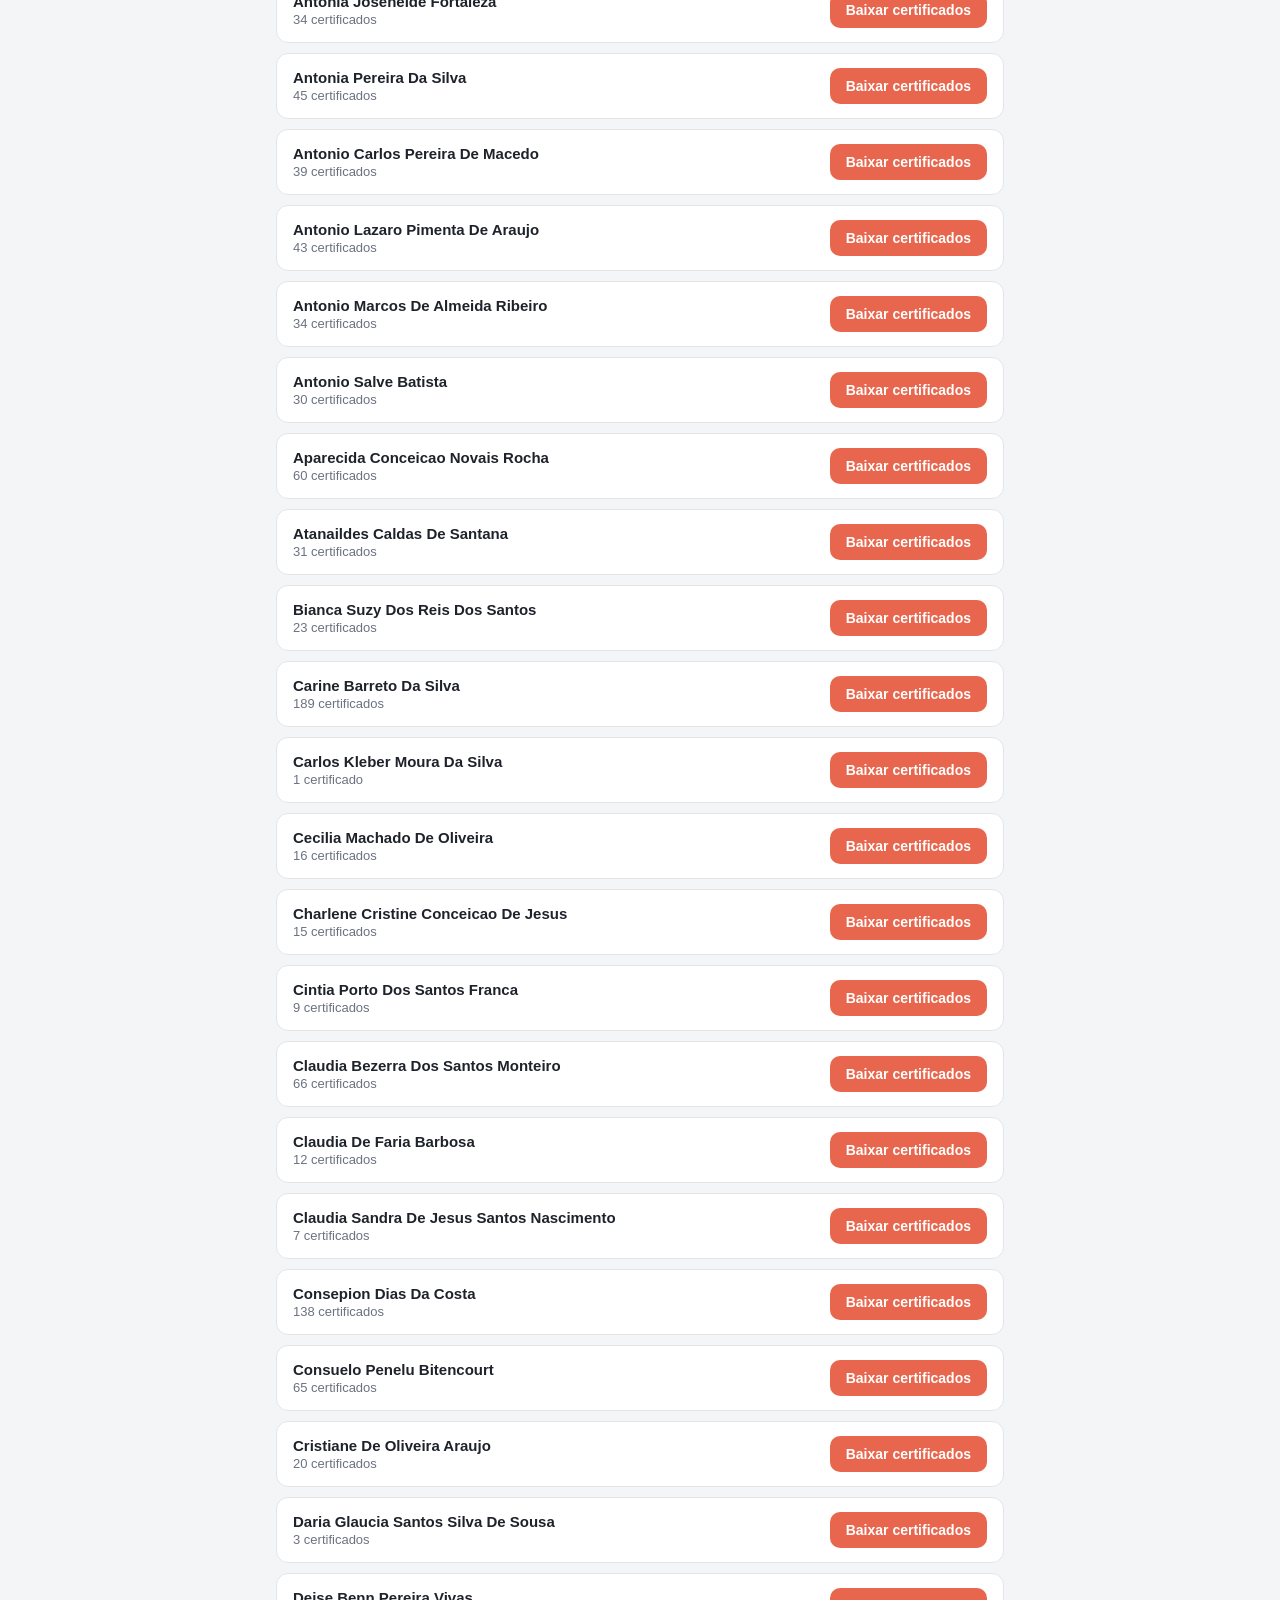
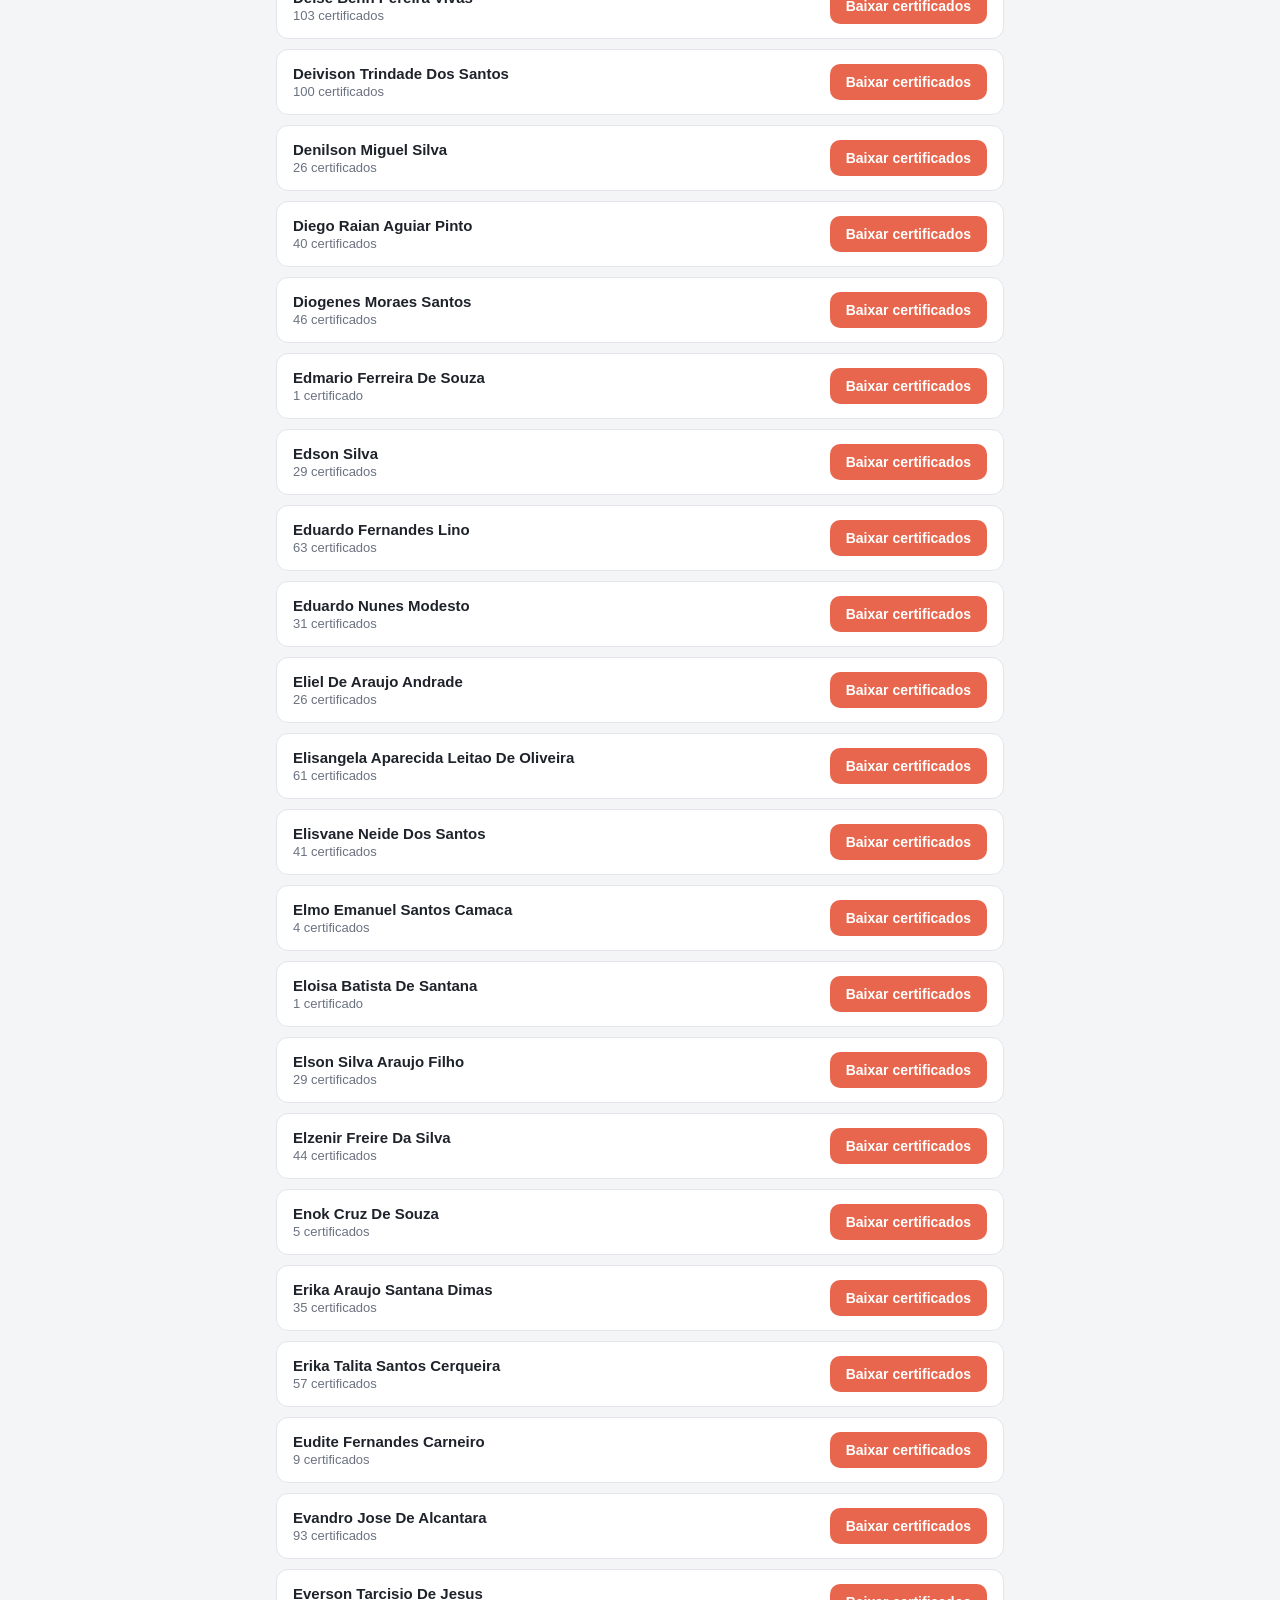
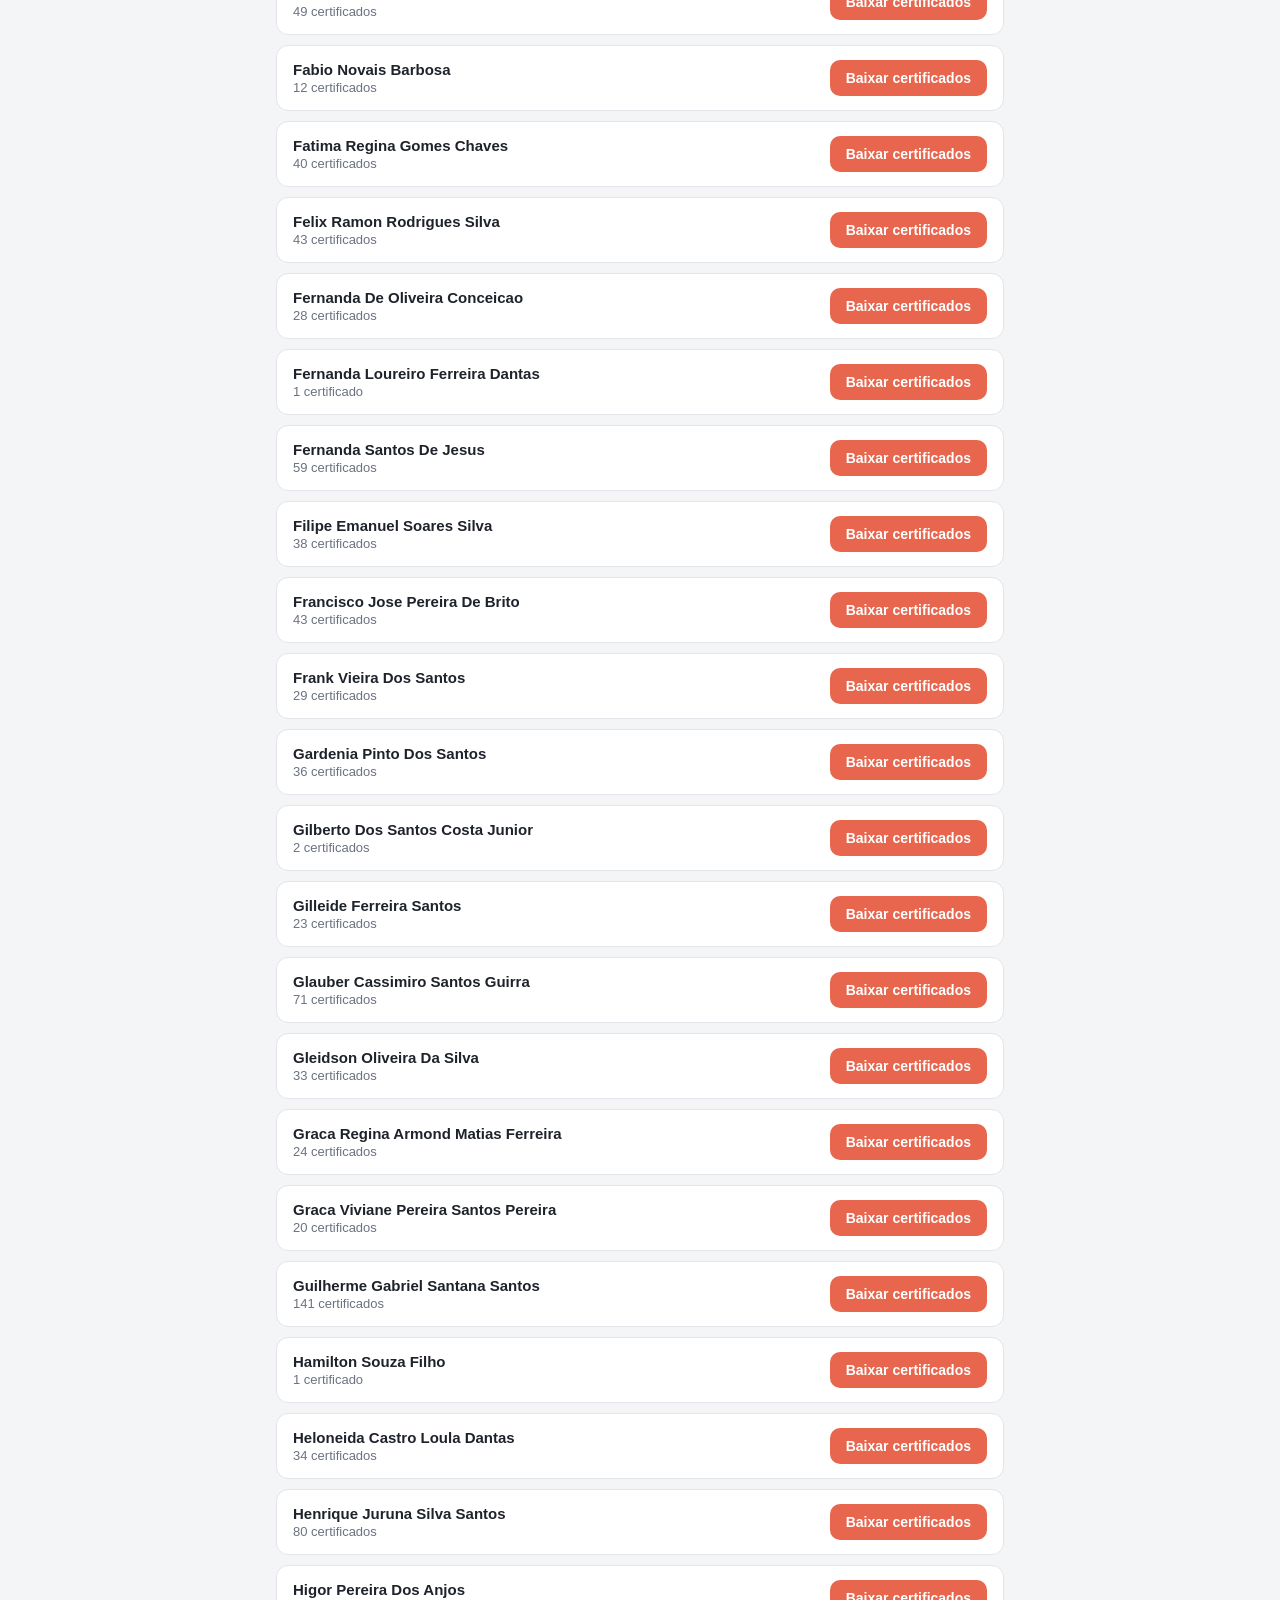
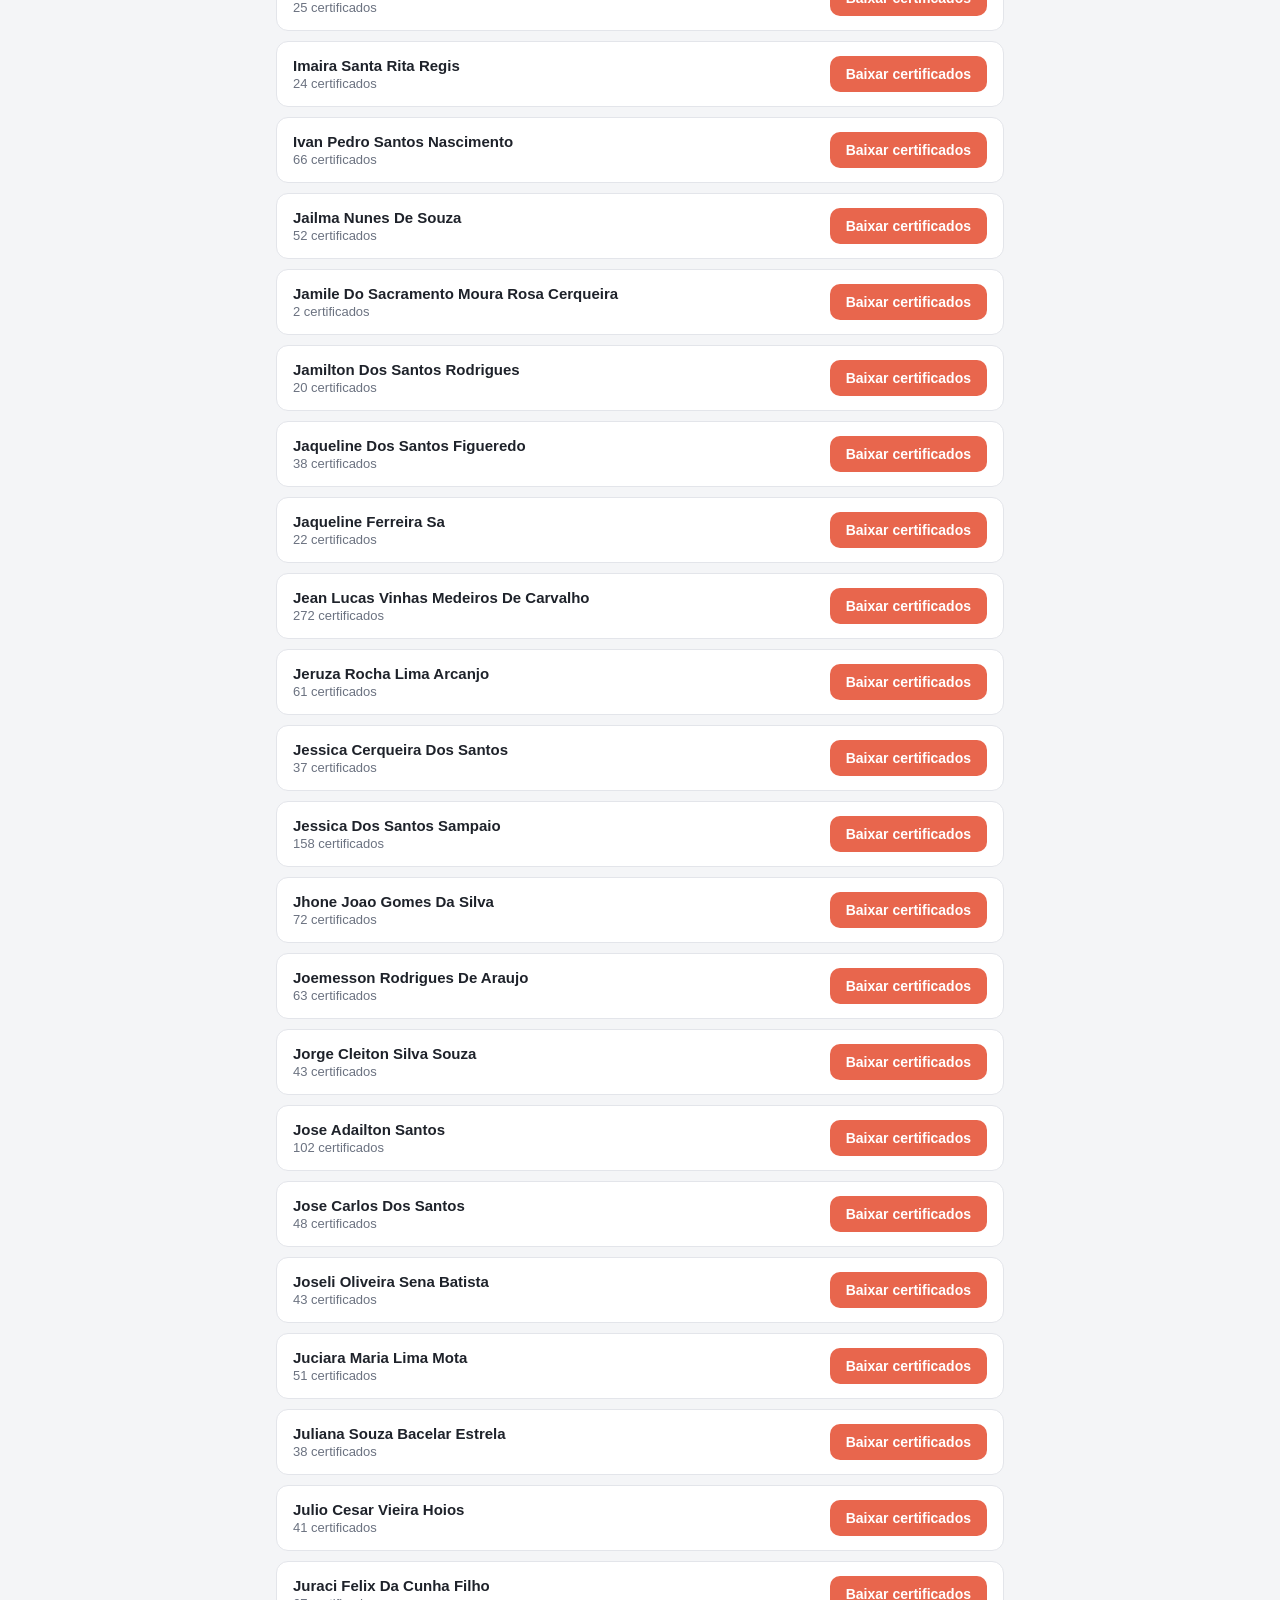
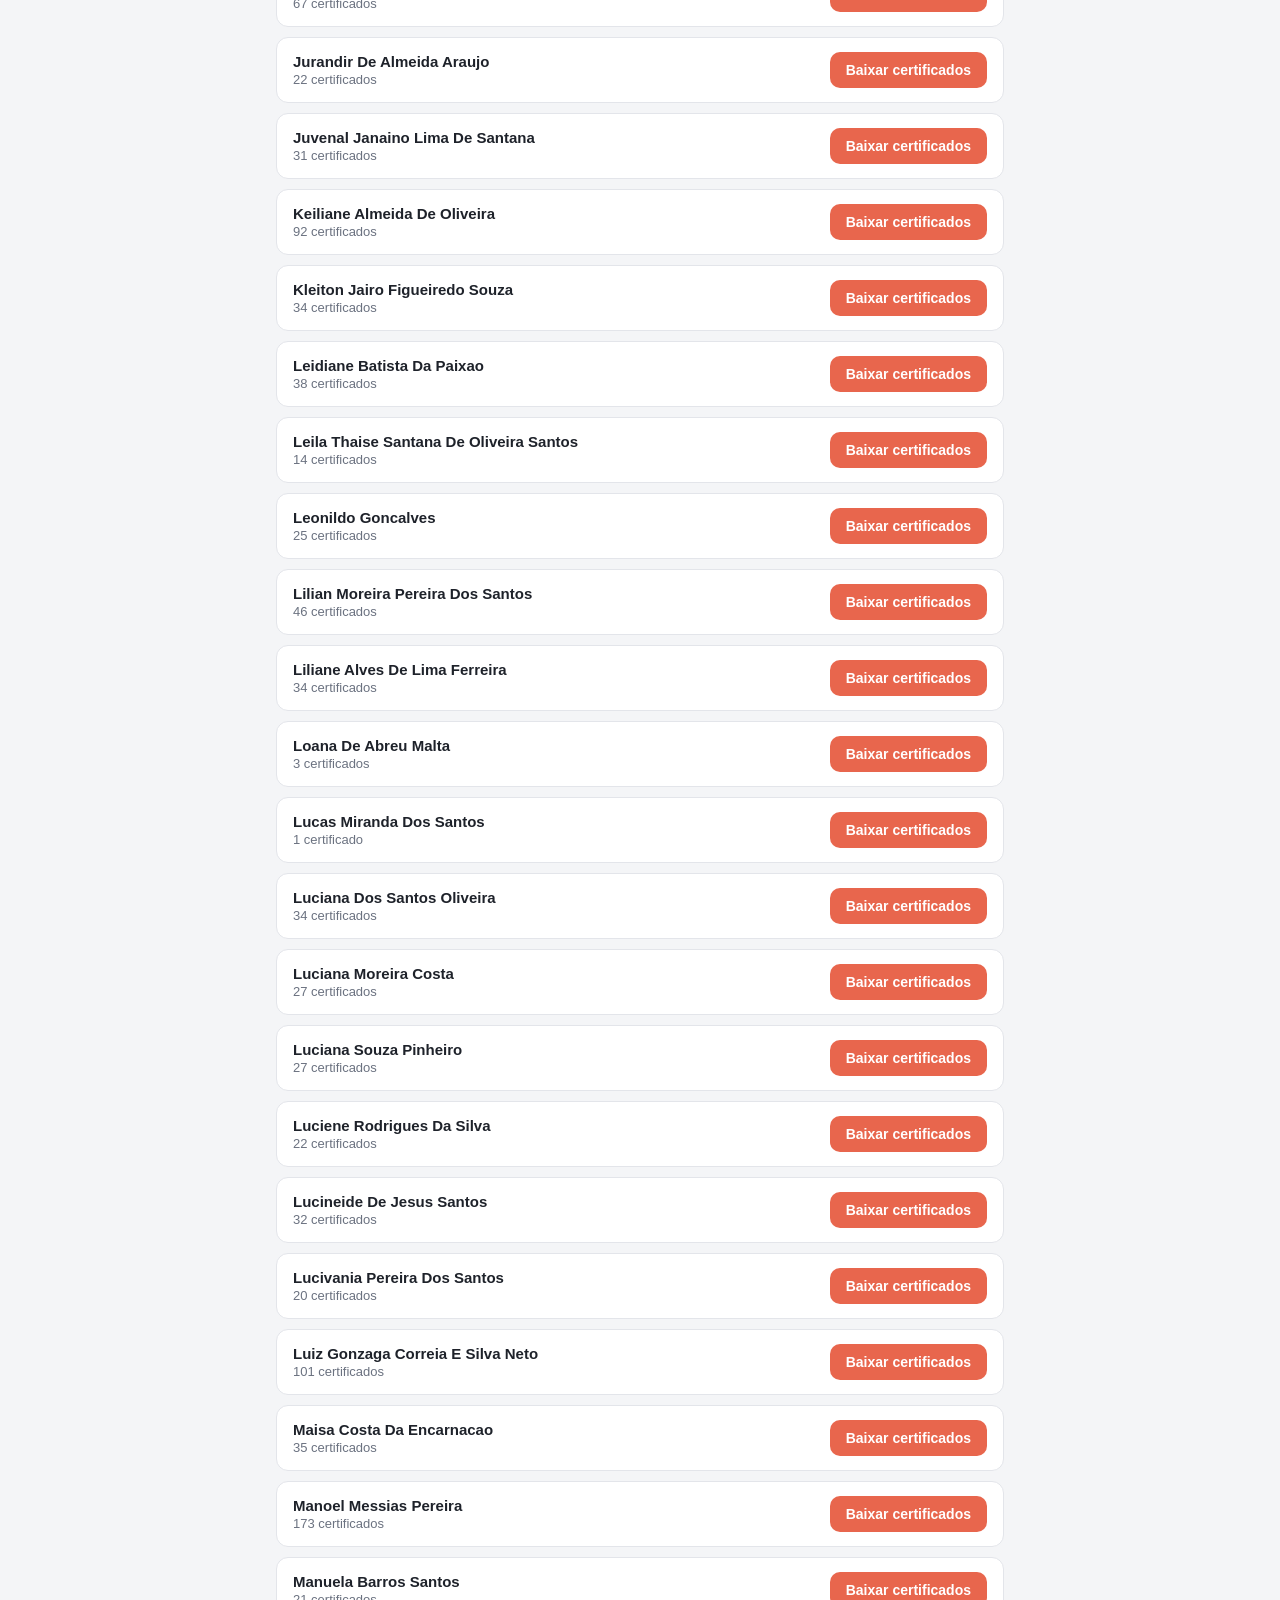
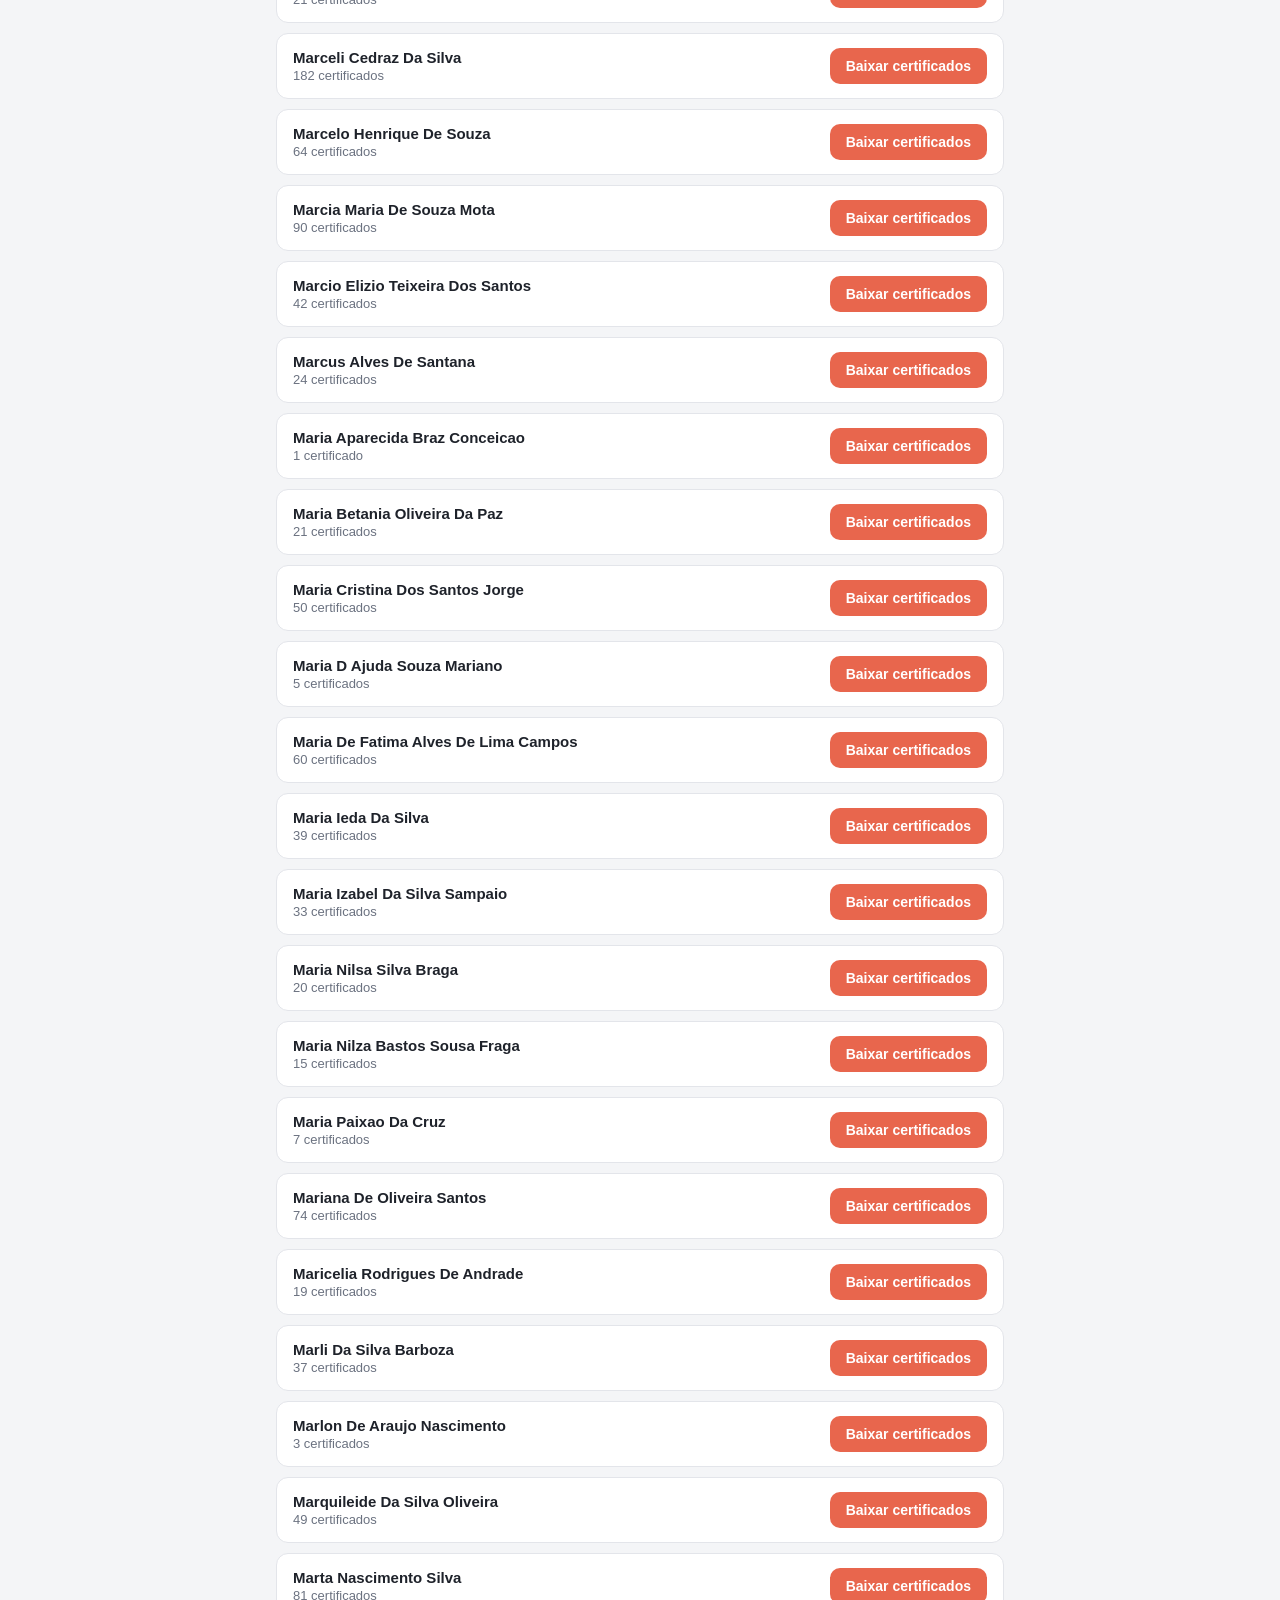
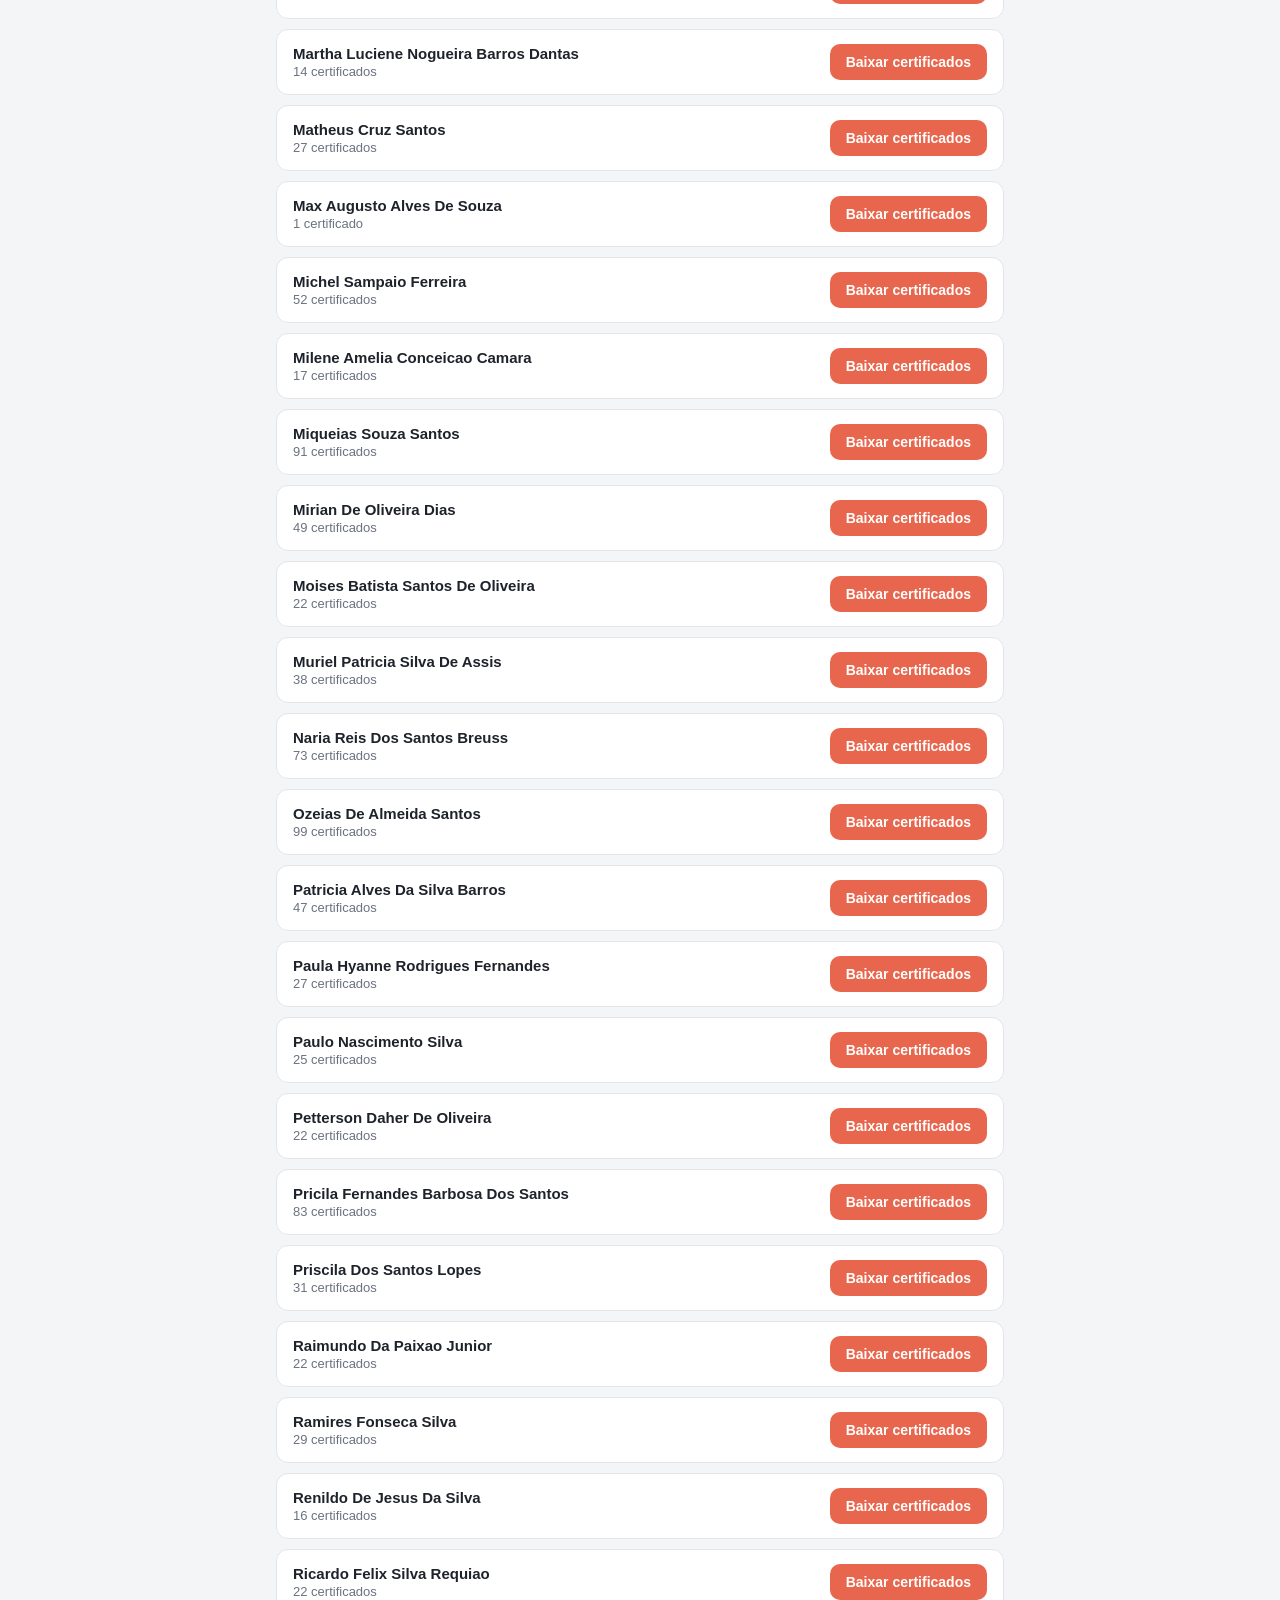
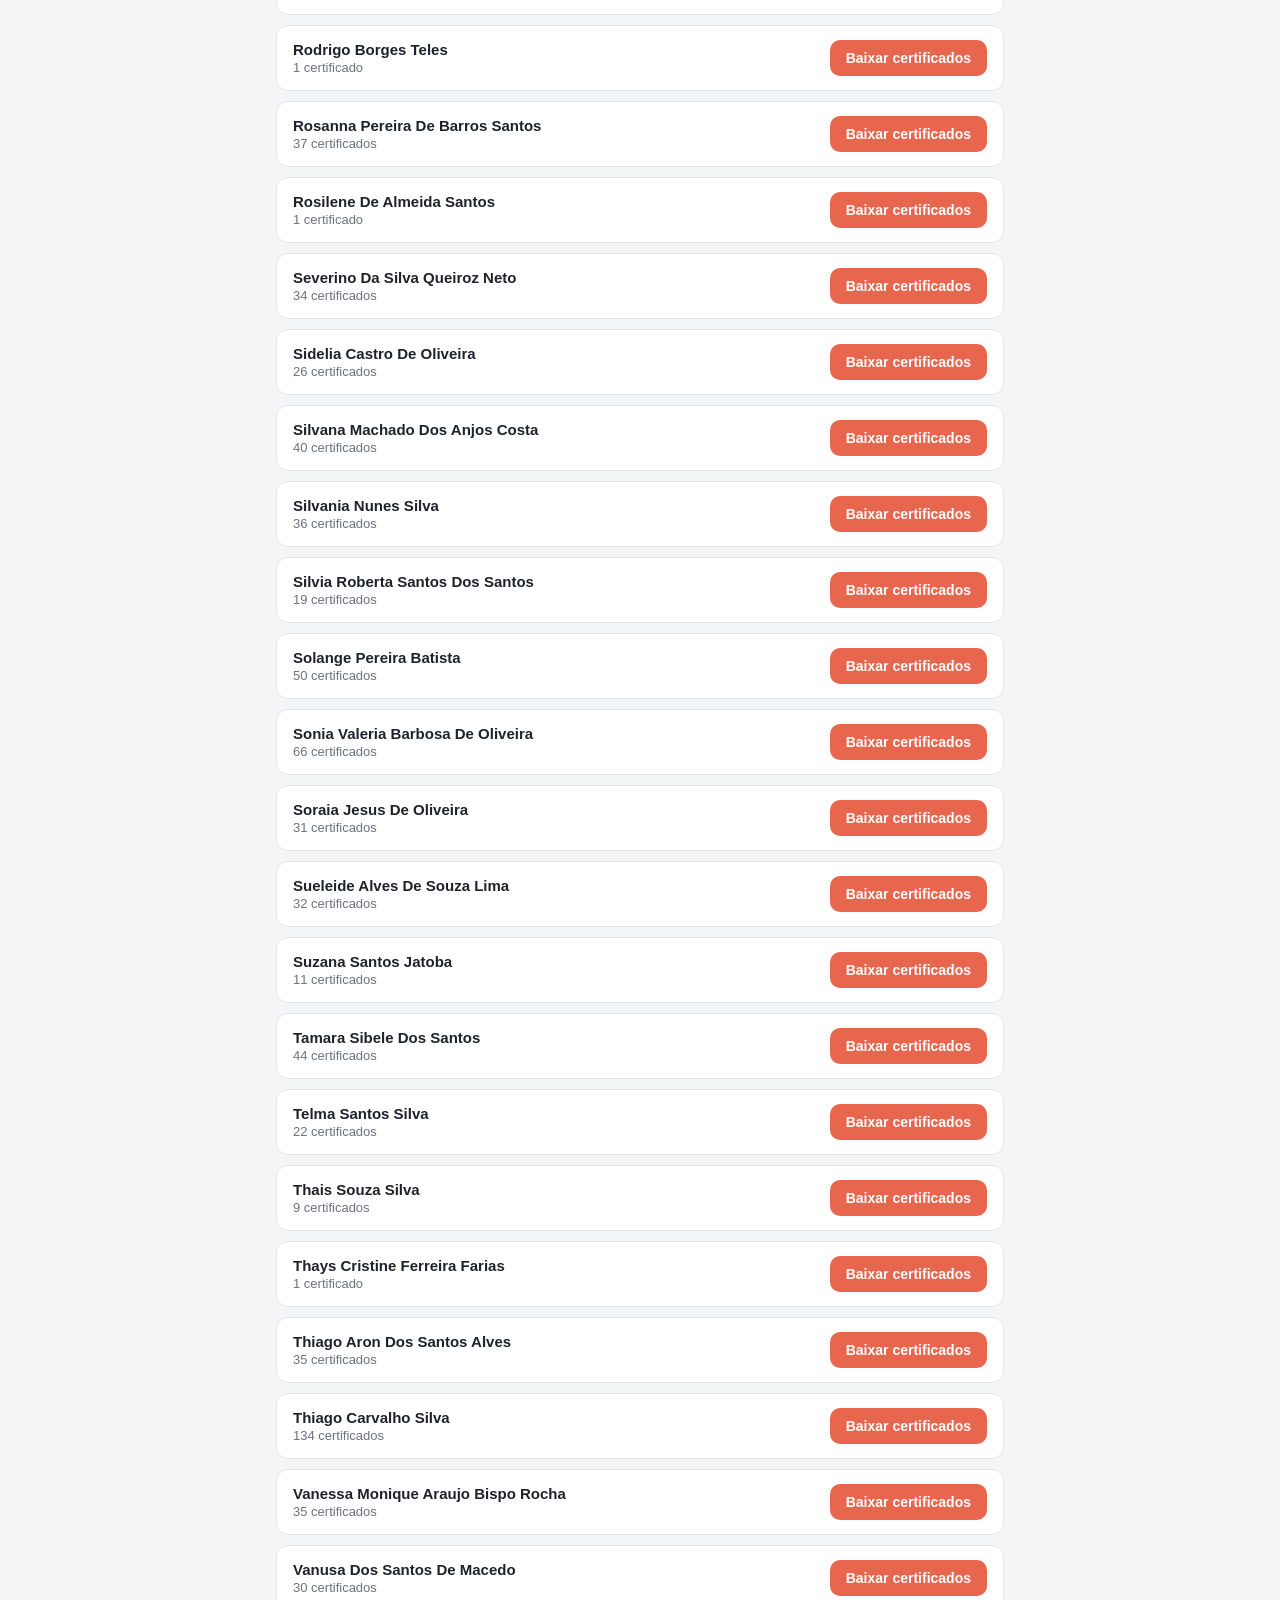
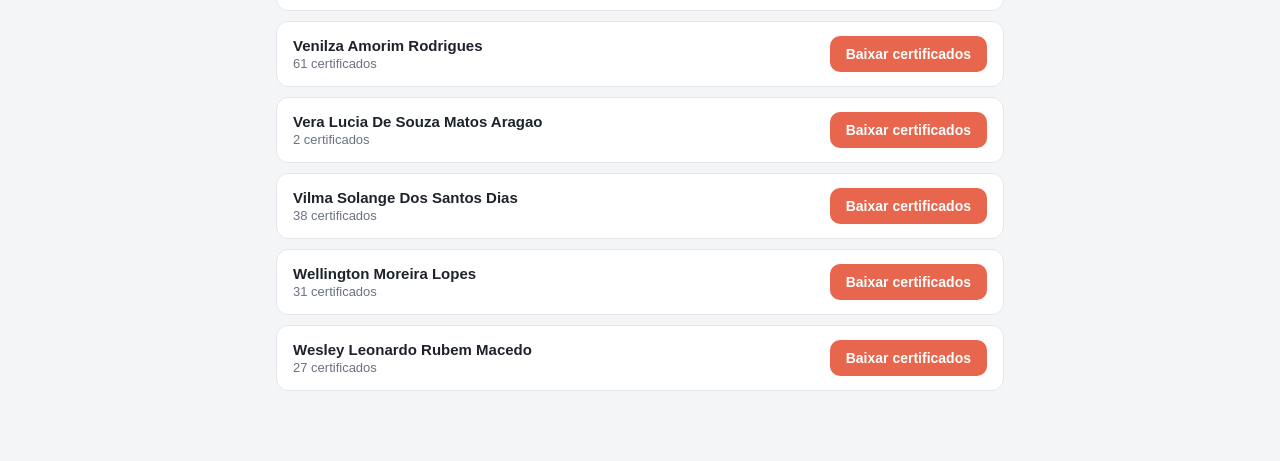
<file: certificados/index.html>
<!DOCTYPE html>
<html lang="pt-BR"><head>
<meta charset="utf-8"><meta name="viewport" content="width=device-width,initial-scale=1">
<title>Certificados dos Alunos</title>
<meta name="robots" content="noindex,nofollow">
<style>
:root{--coral:#E8664D;--ink:#1E222A;--muted:#6b7280;--bg:#F4F5F7;--card:#fff;--line:#e3e5ea}
@media (prefers-color-scheme:dark){:root{--ink:#eceef2;--muted:#9aa1ad;--bg:#16181d;--card:#1f232a;--line:#2e333c}}
*{box-sizing:border-box}
body{margin:0;font-family:-apple-system,BlinkMacSystemFont,"Segoe UI",Helvetica,Arial,sans-serif;
background:var(--bg);color:var(--ink)}
main{max-width:760px;margin:0 auto;padding:40px 16px 60px}
h1{font-size:24px;margin:0 0 6px}
.sub{color:var(--muted);font-size:15px;margin:0 0 24px;line-height:1.5}
input{width:100%;padding:14px 16px;font-size:16px;border:1.5px solid var(--line);border-radius:12px;
background:var(--card);color:var(--ink);outline:none;margin-bottom:18px}
input:focus{border-color:var(--coral)}
ul{list-style:none;margin:0;padding:0}
li{display:flex;align-items:center;justify-content:space-between;gap:12px;background:var(--card);
border:1px solid var(--line);border-radius:12px;padding:14px 16px;margin-bottom:10px}
.nm{font-weight:600;font-size:15px}
.ct{color:var(--muted);font-size:13px;margin-top:2px}
a.btn{flex:none;display:inline-block;padding:10px 16px;font-size:14px;font-weight:700;color:#fff;
background:var(--coral);border-radius:10px;text-decoration:none;white-space:nowrap}
a.btn:hover{filter:brightness(.95)}
.empty{color:var(--muted);text-align:center;padding:24px;display:none}
@media (max-width:480px){li{flex-direction:column;align-items:stretch}a.btn{text-align:center}}
</style></head><body>
<main>
<h1>Certificados dos Alunos</h1>
<p class="sub">Procure seu nome e clique em <b>Baixar certificados</b> para receber um arquivo .zip
com os certificados de todos os seus alunos.</p>
<input id="q" type="search" placeholder="Digite seu nome..." autocomplete="off">
<ul id="list">
<li data-n="ADENILTON ROZENDO DOS SANTOS"><div><div class="nm">Adenilton Rozendo Dos Santos</div><div class="ct">4 certificados</div></div><a class="btn" href="https://github.com/fernandobmello/fernandobmello.github.io/releases/download/certificados-bahia/ADENILTON_ROZENDO_DOS_SANTOS.zip" download>Baixar certificados</a></li>
<li data-n="ADILSON DE SOUZA SANTOS"><div><div class="nm">Adilson De Souza Santos</div><div class="ct">103 certificados</div></div><a class="btn" href="https://github.com/fernandobmello/fernandobmello.github.io/releases/download/certificados-bahia/ADILSON_DE_SOUZA_SANTOS.zip" download>Baixar certificados</a></li>
<li data-n="ADRIANA CRUZ VEIGA"><div><div class="nm">Adriana Cruz Veiga</div><div class="ct">40 certificados</div></div><a class="btn" href="https://github.com/fernandobmello/fernandobmello.github.io/releases/download/certificados-bahia/ADRIANA_CRUZ_VEIGA.zip" download>Baixar certificados</a></li>
<li data-n="ADRIANA ROSA DE SOUZA PEREIRA"><div><div class="nm">Adriana Rosa De Souza Pereira</div><div class="ct">12 certificados</div></div><a class="btn" href="https://github.com/fernandobmello/fernandobmello.github.io/releases/download/certificados-bahia/ADRIANA_ROSA_DE_SOUZA_PEREIRA.zip" download>Baixar certificados</a></li>
<li data-n="AFONSO ALVES DE OLIVEIRA"><div><div class="nm">Afonso Alves De Oliveira</div><div class="ct">72 certificados</div></div><a class="btn" href="https://github.com/fernandobmello/fernandobmello.github.io/releases/download/certificados-bahia/AFONSO_ALVES_DE_OLIVEIRA.zip" download>Baixar certificados</a></li>
<li data-n="AGEU REIS DOS SANTOS CARDOSO"><div><div class="nm">Ageu Reis Dos Santos Cardoso</div><div class="ct">53 certificados</div></div><a class="btn" href="https://github.com/fernandobmello/fernandobmello.github.io/releases/download/certificados-bahia/AGEU_REIS_DOS_SANTOS_CARDOSO.zip" download>Baixar certificados</a></li>
<li data-n="AILA HILARIO DE SOUZA"><div><div class="nm">Aila Hilario De Souza</div><div class="ct">1 certificado</div></div><a class="btn" href="https://github.com/fernandobmello/fernandobmello.github.io/releases/download/certificados-bahia/AILA_HILARIO_DE_SOUZA.zip" download>Baixar certificados</a></li>
<li data-n="ALESSANDRA CRUZ DOS SANTOS DE SOUZA"><div><div class="nm">Alessandra Cruz Dos Santos De Souza</div><div class="ct">3 certificados</div></div><a class="btn" href="https://github.com/fernandobmello/fernandobmello.github.io/releases/download/certificados-bahia/ALESSANDRA_CRUZ_DOS_SANTOS_DE_SOUZA.zip" download>Baixar certificados</a></li>
<li data-n="ALICE ALMEIDA BARRETO SANTOS"><div><div class="nm">Alice Almeida Barreto Santos</div><div class="ct">50 certificados</div></div><a class="btn" href="https://github.com/fernandobmello/fernandobmello.github.io/releases/download/certificados-bahia/ALICE_ALMEIDA_BARRETO_SANTOS.zip" download>Baixar certificados</a></li>
<li data-n="ALISSON FERREIRA DE OLIVEIRA"><div><div class="nm">Alisson Ferreira De Oliveira</div><div class="ct">1 certificado</div></div><a class="btn" href="https://github.com/fernandobmello/fernandobmello.github.io/releases/download/certificados-bahia/ALISSON_FERREIRA_DE_OLIVEIRA.zip" download>Baixar certificados</a></li>
<li data-n="ANA CARLA BARBUDA DOS SANTOS"><div><div class="nm">Ana Carla Barbuda Dos Santos</div><div class="ct">85 certificados</div></div><a class="btn" href="https://github.com/fernandobmello/fernandobmello.github.io/releases/download/certificados-bahia/ANA_CARLA_BARBUDA_DOS_SANTOS.zip" download>Baixar certificados</a></li>
<li data-n="ANA CLAUDIA DO CARMO CEDRAZ"><div><div class="nm">Ana Claudia Do Carmo Cedraz</div><div class="ct">34 certificados</div></div><a class="btn" href="https://github.com/fernandobmello/fernandobmello.github.io/releases/download/certificados-bahia/ANA_CLAUDIA_DO_CARMO_CEDRAZ.zip" download>Baixar certificados</a></li>
<li data-n="ANA CLEIA DOS SANTOS"><div><div class="nm">Ana Cleia Dos Santos</div><div class="ct">1 certificado</div></div><a class="btn" href="https://github.com/fernandobmello/fernandobmello.github.io/releases/download/certificados-bahia/ANA_CLEIA_DOS_SANTOS.zip" download>Baixar certificados</a></li>
<li data-n="ANA KARINE LOULA TORRES ROCHA"><div><div class="nm">Ana Karine Loula Torres Rocha</div><div class="ct">13 certificados</div></div><a class="btn" href="https://github.com/fernandobmello/fernandobmello.github.io/releases/download/certificados-bahia/ANA_KARINE_LOULA_TORRES_ROCHA.zip" download>Baixar certificados</a></li>
<li data-n="ANA PATRICIA SILVA"><div><div class="nm">Ana Patricia Silva</div><div class="ct">32 certificados</div></div><a class="btn" href="https://github.com/fernandobmello/fernandobmello.github.io/releases/download/certificados-bahia/ANA_PATRICIA_SILVA.zip" download>Baixar certificados</a></li>
<li data-n="ANA PAULA PEREIRA DE CARVALHO"><div><div class="nm">Ana Paula Pereira De Carvalho</div><div class="ct">5 certificados</div></div><a class="btn" href="https://github.com/fernandobmello/fernandobmello.github.io/releases/download/certificados-bahia/ANA_PAULA_PEREIRA_DE_CARVALHO.zip" download>Baixar certificados</a></li>
<li data-n="ANGELO RICARDO CAMPOS DE ALMEIDA"><div><div class="nm">Angelo Ricardo Campos De Almeida</div><div class="ct">24 certificados</div></div><a class="btn" href="https://github.com/fernandobmello/fernandobmello.github.io/releases/download/certificados-bahia/ANGELO_RICARDO_CAMPOS_DE_ALMEIDA.zip" download>Baixar certificados</a></li>
<li data-n="ANGELO RICCELL ARAUJO CARNEIRO PIOVISCHINI"><div><div class="nm">Angelo Riccell Araujo Carneiro Piovischini</div><div class="ct">43 certificados</div></div><a class="btn" href="https://github.com/fernandobmello/fernandobmello.github.io/releases/download/certificados-bahia/ANGELO_RICCELL_ARAUJO_CARNEIRO_PIOVISCHINI.zip" download>Baixar certificados</a></li>
<li data-n="ANTONIA JOSENEIDE FORTALEZA"><div><div class="nm">Antonia Joseneide Fortaleza</div><div class="ct">34 certificados</div></div><a class="btn" href="https://github.com/fernandobmello/fernandobmello.github.io/releases/download/certificados-bahia/ANTONIA_JOSENEIDE_FORTALEZA.zip" download>Baixar certificados</a></li>
<li data-n="ANTONIA PEREIRA DA SILVA"><div><div class="nm">Antonia Pereira Da Silva</div><div class="ct">45 certificados</div></div><a class="btn" href="https://github.com/fernandobmello/fernandobmello.github.io/releases/download/certificados-bahia/ANTONIA_PEREIRA_DA_SILVA.zip" download>Baixar certificados</a></li>
<li data-n="ANTONIO CARLOS PEREIRA DE MACEDO"><div><div class="nm">Antonio Carlos Pereira De Macedo</div><div class="ct">39 certificados</div></div><a class="btn" href="https://github.com/fernandobmello/fernandobmello.github.io/releases/download/certificados-bahia/ANTONIO_CARLOS_PEREIRA_DE_MACEDO.zip" download>Baixar certificados</a></li>
<li data-n="ANTONIO LAZARO PIMENTA DE ARAUJO"><div><div class="nm">Antonio Lazaro Pimenta De Araujo</div><div class="ct">43 certificados</div></div><a class="btn" href="https://github.com/fernandobmello/fernandobmello.github.io/releases/download/certificados-bahia/ANTONIO_LAZARO_PIMENTA_DE_ARAUJO.zip" download>Baixar certificados</a></li>
<li data-n="ANTONIO MARCOS DE ALMEIDA RIBEIRO"><div><div class="nm">Antonio Marcos De Almeida Ribeiro</div><div class="ct">34 certificados</div></div><a class="btn" href="https://github.com/fernandobmello/fernandobmello.github.io/releases/download/certificados-bahia/ANTONIO_MARCOS_DE_ALMEIDA_RIBEIRO.zip" download>Baixar certificados</a></li>
<li data-n="ANTONIO SALVE BATISTA"><div><div class="nm">Antonio Salve Batista</div><div class="ct">30 certificados</div></div><a class="btn" href="https://github.com/fernandobmello/fernandobmello.github.io/releases/download/certificados-bahia/ANTONIO_SALVE_BATISTA.zip" download>Baixar certificados</a></li>
<li data-n="APARECIDA CONCEICAO NOVAIS ROCHA"><div><div class="nm">Aparecida Conceicao Novais Rocha</div><div class="ct">60 certificados</div></div><a class="btn" href="https://github.com/fernandobmello/fernandobmello.github.io/releases/download/certificados-bahia/APARECIDA_CONCEICAO_NOVAIS_ROCHA.zip" download>Baixar certificados</a></li>
<li data-n="ATANAILDES CALDAS DE SANTANA"><div><div class="nm">Atanaildes Caldas De Santana</div><div class="ct">31 certificados</div></div><a class="btn" href="https://github.com/fernandobmello/fernandobmello.github.io/releases/download/certificados-bahia/ATANAILDES_CALDAS_DE_SANTANA.zip" download>Baixar certificados</a></li>
<li data-n="BIANCA SUZY DOS REIS DOS SANTOS"><div><div class="nm">Bianca Suzy Dos Reis Dos Santos</div><div class="ct">23 certificados</div></div><a class="btn" href="https://github.com/fernandobmello/fernandobmello.github.io/releases/download/certificados-bahia/BIANCA_SUZY_DOS_REIS_DOS_SANTOS.zip" download>Baixar certificados</a></li>
<li data-n="CARINE BARRETO DA SILVA"><div><div class="nm">Carine Barreto Da Silva</div><div class="ct">189 certificados</div></div><a class="btn" href="https://github.com/fernandobmello/fernandobmello.github.io/releases/download/certificados-bahia/CARINE_BARRETO_DA_SILVA.zip" download>Baixar certificados</a></li>
<li data-n="CARLOS KLEBER MOURA DA SILVA"><div><div class="nm">Carlos Kleber Moura Da Silva</div><div class="ct">1 certificado</div></div><a class="btn" href="https://github.com/fernandobmello/fernandobmello.github.io/releases/download/certificados-bahia/CARLOS_KLEBER_MOURA_DA_SILVA.zip" download>Baixar certificados</a></li>
<li data-n="CECILIA MACHADO DE OLIVEIRA"><div><div class="nm">Cecilia Machado De Oliveira</div><div class="ct">16 certificados</div></div><a class="btn" href="https://github.com/fernandobmello/fernandobmello.github.io/releases/download/certificados-bahia/CECILIA_MACHADO_DE_OLIVEIRA.zip" download>Baixar certificados</a></li>
<li data-n="CHARLENE CRISTINE CONCEICAO DE JESUS"><div><div class="nm">Charlene Cristine Conceicao De Jesus</div><div class="ct">15 certificados</div></div><a class="btn" href="https://github.com/fernandobmello/fernandobmello.github.io/releases/download/certificados-bahia/CHARLENE_CRISTINE_CONCEICAO_DE_JESUS.zip" download>Baixar certificados</a></li>
<li data-n="CINTIA PORTO DOS SANTOS FRANCA"><div><div class="nm">Cintia Porto Dos Santos Franca</div><div class="ct">9 certificados</div></div><a class="btn" href="https://github.com/fernandobmello/fernandobmello.github.io/releases/download/certificados-bahia/CINTIA_PORTO_DOS_SANTOS_FRANCA.zip" download>Baixar certificados</a></li>
<li data-n="CLAUDIA BEZERRA DOS SANTOS MONTEIRO"><div><div class="nm">Claudia Bezerra Dos Santos Monteiro</div><div class="ct">66 certificados</div></div><a class="btn" href="https://github.com/fernandobmello/fernandobmello.github.io/releases/download/certificados-bahia/CLAUDIA_BEZERRA_DOS_SANTOS_MONTEIRO.zip" download>Baixar certificados</a></li>
<li data-n="CLAUDIA DE FARIA BARBOSA"><div><div class="nm">Claudia De Faria Barbosa</div><div class="ct">12 certificados</div></div><a class="btn" href="https://github.com/fernandobmello/fernandobmello.github.io/releases/download/certificados-bahia/CLAUDIA_DE_FARIA_BARBOSA.zip" download>Baixar certificados</a></li>
<li data-n="CLAUDIA SANDRA DE JESUS SANTOS NASCIMENTO"><div><div class="nm">Claudia Sandra De Jesus Santos Nascimento</div><div class="ct">7 certificados</div></div><a class="btn" href="https://github.com/fernandobmello/fernandobmello.github.io/releases/download/certificados-bahia/CLAUDIA_SANDRA_DE_JESUS_SANTOS_NASCIMENTO.zip" download>Baixar certificados</a></li>
<li data-n="CONSEPION DIAS DA COSTA"><div><div class="nm">Consepion Dias Da Costa</div><div class="ct">138 certificados</div></div><a class="btn" href="https://github.com/fernandobmello/fernandobmello.github.io/releases/download/certificados-bahia/CONSEPION_DIAS_DA_COSTA.zip" download>Baixar certificados</a></li>
<li data-n="CONSUELO PENELU BITENCOURT"><div><div class="nm">Consuelo Penelu Bitencourt</div><div class="ct">65 certificados</div></div><a class="btn" href="https://github.com/fernandobmello/fernandobmello.github.io/releases/download/certificados-bahia/CONSUELO_PENELU_BITENCOURT.zip" download>Baixar certificados</a></li>
<li data-n="CRISTIANE DE OLIVEIRA ARAUJO"><div><div class="nm">Cristiane De Oliveira Araujo</div><div class="ct">20 certificados</div></div><a class="btn" href="https://github.com/fernandobmello/fernandobmello.github.io/releases/download/certificados-bahia/CRISTIANE_DE_OLIVEIRA_ARAUJO.zip" download>Baixar certificados</a></li>
<li data-n="DARIA GLAUCIA SANTOS SILVA DE SOUSA"><div><div class="nm">Daria Glaucia Santos Silva De Sousa</div><div class="ct">3 certificados</div></div><a class="btn" href="https://github.com/fernandobmello/fernandobmello.github.io/releases/download/certificados-bahia/DARIA_GLAUCIA_SANTOS_SILVA_DE_SOUSA.zip" download>Baixar certificados</a></li>
<li data-n="DEISE BENN PEREIRA VIVAS"><div><div class="nm">Deise Benn Pereira Vivas</div><div class="ct">103 certificados</div></div><a class="btn" href="https://github.com/fernandobmello/fernandobmello.github.io/releases/download/certificados-bahia/DEISE_BENN_PEREIRA_VIVAS.zip" download>Baixar certificados</a></li>
<li data-n="DEIVISON TRINDADE DOS SANTOS"><div><div class="nm">Deivison Trindade Dos Santos</div><div class="ct">100 certificados</div></div><a class="btn" href="https://github.com/fernandobmello/fernandobmello.github.io/releases/download/certificados-bahia/DEIVISON_TRINDADE_DOS_SANTOS.zip" download>Baixar certificados</a></li>
<li data-n="DENILSON MIGUEL SILVA"><div><div class="nm">Denilson Miguel Silva</div><div class="ct">26 certificados</div></div><a class="btn" href="https://github.com/fernandobmello/fernandobmello.github.io/releases/download/certificados-bahia/DENILSON_MIGUEL_SILVA.zip" download>Baixar certificados</a></li>
<li data-n="DIEGO RAIAN AGUIAR PINTO"><div><div class="nm">Diego Raian Aguiar Pinto</div><div class="ct">40 certificados</div></div><a class="btn" href="https://github.com/fernandobmello/fernandobmello.github.io/releases/download/certificados-bahia/DIEGO_RAIAN_AGUIAR_PINTO.zip" download>Baixar certificados</a></li>
<li data-n="DIOGENES MORAES SANTOS"><div><div class="nm">Diogenes Moraes Santos</div><div class="ct">46 certificados</div></div><a class="btn" href="https://github.com/fernandobmello/fernandobmello.github.io/releases/download/certificados-bahia/DIOGENES_MORAES_SANTOS.zip" download>Baixar certificados</a></li>
<li data-n="EDMARIO FERREIRA DE SOUZA"><div><div class="nm">Edmario Ferreira De Souza</div><div class="ct">1 certificado</div></div><a class="btn" href="https://github.com/fernandobmello/fernandobmello.github.io/releases/download/certificados-bahia/EDMARIO_FERREIRA_DE_SOUZA.zip" download>Baixar certificados</a></li>
<li data-n="EDSON SILVA"><div><div class="nm">Edson Silva</div><div class="ct">29 certificados</div></div><a class="btn" href="https://github.com/fernandobmello/fernandobmello.github.io/releases/download/certificados-bahia/EDSON_SILVA.zip" download>Baixar certificados</a></li>
<li data-n="EDUARDO FERNANDES LINO"><div><div class="nm">Eduardo Fernandes Lino</div><div class="ct">63 certificados</div></div><a class="btn" href="https://github.com/fernandobmello/fernandobmello.github.io/releases/download/certificados-bahia/EDUARDO_FERNANDES_LINO.zip" download>Baixar certificados</a></li>
<li data-n="EDUARDO NUNES MODESTO"><div><div class="nm">Eduardo Nunes Modesto</div><div class="ct">31 certificados</div></div><a class="btn" href="https://github.com/fernandobmello/fernandobmello.github.io/releases/download/certificados-bahia/EDUARDO_NUNES_MODESTO.zip" download>Baixar certificados</a></li>
<li data-n="ELIEL DE ARAUJO ANDRADE"><div><div class="nm">Eliel De Araujo Andrade</div><div class="ct">26 certificados</div></div><a class="btn" href="https://github.com/fernandobmello/fernandobmello.github.io/releases/download/certificados-bahia/ELIEL_DE_ARAUJO_ANDRADE.zip" download>Baixar certificados</a></li>
<li data-n="ELISANGELA APARECIDA LEITAO DE OLIVEIRA"><div><div class="nm">Elisangela Aparecida Leitao De Oliveira</div><div class="ct">61 certificados</div></div><a class="btn" href="https://github.com/fernandobmello/fernandobmello.github.io/releases/download/certificados-bahia/ELISANGELA_APARECIDA_LEITAO_DE_OLIVEIRA.zip" download>Baixar certificados</a></li>
<li data-n="ELISVANE NEIDE DOS SANTOS"><div><div class="nm">Elisvane Neide Dos Santos</div><div class="ct">41 certificados</div></div><a class="btn" href="https://github.com/fernandobmello/fernandobmello.github.io/releases/download/certificados-bahia/ELISVANE_NEIDE_DOS_SANTOS.zip" download>Baixar certificados</a></li>
<li data-n="ELMO EMANUEL SANTOS CAMACA"><div><div class="nm">Elmo Emanuel Santos Camaca</div><div class="ct">4 certificados</div></div><a class="btn" href="https://github.com/fernandobmello/fernandobmello.github.io/releases/download/certificados-bahia/ELMO_EMANUEL_SANTOS_CAMACA.zip" download>Baixar certificados</a></li>
<li data-n="ELOISA BATISTA DE SANTANA"><div><div class="nm">Eloisa Batista De Santana</div><div class="ct">1 certificado</div></div><a class="btn" href="https://github.com/fernandobmello/fernandobmello.github.io/releases/download/certificados-bahia/ELOISA_BATISTA_DE_SANTANA.zip" download>Baixar certificados</a></li>
<li data-n="ELSON SILVA ARAUJO FILHO"><div><div class="nm">Elson Silva Araujo Filho</div><div class="ct">29 certificados</div></div><a class="btn" href="https://github.com/fernandobmello/fernandobmello.github.io/releases/download/certificados-bahia/ELSON_SILVA_ARAUJO_FILHO.zip" download>Baixar certificados</a></li>
<li data-n="ELZENIR FREIRE DA SILVA"><div><div class="nm">Elzenir Freire Da Silva</div><div class="ct">44 certificados</div></div><a class="btn" href="https://github.com/fernandobmello/fernandobmello.github.io/releases/download/certificados-bahia/ELZENIR_FREIRE_DA_SILVA.zip" download>Baixar certificados</a></li>
<li data-n="ENOK CRUZ DE SOUZA"><div><div class="nm">Enok Cruz De Souza</div><div class="ct">5 certificados</div></div><a class="btn" href="https://github.com/fernandobmello/fernandobmello.github.io/releases/download/certificados-bahia/ENOK_CRUZ_DE_SOUZA.zip" download>Baixar certificados</a></li>
<li data-n="ERIKA ARAUJO SANTANA DIMAS"><div><div class="nm">Erika Araujo Santana Dimas</div><div class="ct">35 certificados</div></div><a class="btn" href="https://github.com/fernandobmello/fernandobmello.github.io/releases/download/certificados-bahia/ERIKA_ARAUJO_SANTANA_DIMAS.zip" download>Baixar certificados</a></li>
<li data-n="ERIKA TALITA SANTOS CERQUEIRA"><div><div class="nm">Erika Talita Santos Cerqueira</div><div class="ct">57 certificados</div></div><a class="btn" href="https://github.com/fernandobmello/fernandobmello.github.io/releases/download/certificados-bahia/ERIKA_TALITA_SANTOS_CERQUEIRA.zip" download>Baixar certificados</a></li>
<li data-n="EUDITE FERNANDES CARNEIRO"><div><div class="nm">Eudite Fernandes Carneiro</div><div class="ct">9 certificados</div></div><a class="btn" href="https://github.com/fernandobmello/fernandobmello.github.io/releases/download/certificados-bahia/EUDITE_FERNANDES_CARNEIRO.zip" download>Baixar certificados</a></li>
<li data-n="EVANDRO JOSE DE ALCANTARA"><div><div class="nm">Evandro Jose De Alcantara</div><div class="ct">93 certificados</div></div><a class="btn" href="https://github.com/fernandobmello/fernandobmello.github.io/releases/download/certificados-bahia/EVANDRO_JOSE_DE_ALCANTARA.zip" download>Baixar certificados</a></li>
<li data-n="EVERSON TARCISIO DE JESUS"><div><div class="nm">Everson Tarcisio De Jesus</div><div class="ct">49 certificados</div></div><a class="btn" href="https://github.com/fernandobmello/fernandobmello.github.io/releases/download/certificados-bahia/EVERSON_TARCISIO_DE_JESUS.zip" download>Baixar certificados</a></li>
<li data-n="FABIO NOVAIS BARBOSA"><div><div class="nm">Fabio Novais Barbosa</div><div class="ct">12 certificados</div></div><a class="btn" href="https://github.com/fernandobmello/fernandobmello.github.io/releases/download/certificados-bahia/FABIO_NOVAIS_BARBOSA.zip" download>Baixar certificados</a></li>
<li data-n="FATIMA REGINA GOMES CHAVES"><div><div class="nm">Fatima Regina Gomes Chaves</div><div class="ct">40 certificados</div></div><a class="btn" href="https://github.com/fernandobmello/fernandobmello.github.io/releases/download/certificados-bahia/FATIMA_REGINA_GOMES_CHAVES.zip" download>Baixar certificados</a></li>
<li data-n="FELIX RAMON RODRIGUES SILVA"><div><div class="nm">Felix Ramon Rodrigues Silva</div><div class="ct">43 certificados</div></div><a class="btn" href="https://github.com/fernandobmello/fernandobmello.github.io/releases/download/certificados-bahia/FELIX_RAMON_RODRIGUES_SILVA.zip" download>Baixar certificados</a></li>
<li data-n="FERNANDA DE OLIVEIRA CONCEICAO"><div><div class="nm">Fernanda De Oliveira Conceicao</div><div class="ct">28 certificados</div></div><a class="btn" href="https://github.com/fernandobmello/fernandobmello.github.io/releases/download/certificados-bahia/FERNANDA_DE_OLIVEIRA_CONCEICAO.zip" download>Baixar certificados</a></li>
<li data-n="FERNANDA LOUREIRO FERREIRA DANTAS"><div><div class="nm">Fernanda Loureiro Ferreira Dantas</div><div class="ct">1 certificado</div></div><a class="btn" href="https://github.com/fernandobmello/fernandobmello.github.io/releases/download/certificados-bahia/FERNANDA_LOUREIRO_FERREIRA_DANTAS.zip" download>Baixar certificados</a></li>
<li data-n="FERNANDA SANTOS DE JESUS"><div><div class="nm">Fernanda Santos De Jesus</div><div class="ct">59 certificados</div></div><a class="btn" href="https://github.com/fernandobmello/fernandobmello.github.io/releases/download/certificados-bahia/FERNANDA_SANTOS_DE_JESUS.zip" download>Baixar certificados</a></li>
<li data-n="FILIPE EMANUEL SOARES SILVA"><div><div class="nm">Filipe Emanuel Soares Silva</div><div class="ct">38 certificados</div></div><a class="btn" href="https://github.com/fernandobmello/fernandobmello.github.io/releases/download/certificados-bahia/FILIPE_EMANUEL_SOARES_SILVA.zip" download>Baixar certificados</a></li>
<li data-n="FRANCISCO JOSE PEREIRA DE BRITO"><div><div class="nm">Francisco Jose Pereira De Brito</div><div class="ct">43 certificados</div></div><a class="btn" href="https://github.com/fernandobmello/fernandobmello.github.io/releases/download/certificados-bahia/FRANCISCO_JOSE_PEREIRA_DE_BRITO.zip" download>Baixar certificados</a></li>
<li data-n="FRANK VIEIRA DOS SANTOS"><div><div class="nm">Frank Vieira Dos Santos</div><div class="ct">29 certificados</div></div><a class="btn" href="https://github.com/fernandobmello/fernandobmello.github.io/releases/download/certificados-bahia/FRANK_VIEIRA_DOS_SANTOS.zip" download>Baixar certificados</a></li>
<li data-n="GARDENIA PINTO DOS SANTOS"><div><div class="nm">Gardenia Pinto Dos Santos</div><div class="ct">36 certificados</div></div><a class="btn" href="https://github.com/fernandobmello/fernandobmello.github.io/releases/download/certificados-bahia/GARDENIA_PINTO_DOS_SANTOS.zip" download>Baixar certificados</a></li>
<li data-n="GILBERTO DOS SANTOS COSTA JUNIOR"><div><div class="nm">Gilberto Dos Santos Costa Junior</div><div class="ct">2 certificados</div></div><a class="btn" href="https://github.com/fernandobmello/fernandobmello.github.io/releases/download/certificados-bahia/GILBERTO_DOS_SANTOS_COSTA_JUNIOR.zip" download>Baixar certificados</a></li>
<li data-n="GILLEIDE FERREIRA SANTOS"><div><div class="nm">Gilleide Ferreira Santos</div><div class="ct">23 certificados</div></div><a class="btn" href="https://github.com/fernandobmello/fernandobmello.github.io/releases/download/certificados-bahia/GILLEIDE_FERREIRA_SANTOS.zip" download>Baixar certificados</a></li>
<li data-n="GLAUBER CASSIMIRO SANTOS GUIRRA"><div><div class="nm">Glauber Cassimiro Santos Guirra</div><div class="ct">71 certificados</div></div><a class="btn" href="https://github.com/fernandobmello/fernandobmello.github.io/releases/download/certificados-bahia/GLAUBER_CASSIMIRO_SANTOS_GUIRRA.zip" download>Baixar certificados</a></li>
<li data-n="GLEIDSON OLIVEIRA DA SILVA"><div><div class="nm">Gleidson Oliveira Da Silva</div><div class="ct">33 certificados</div></div><a class="btn" href="https://github.com/fernandobmello/fernandobmello.github.io/releases/download/certificados-bahia/GLEIDSON_OLIVEIRA_DA_SILVA.zip" download>Baixar certificados</a></li>
<li data-n="GRACA REGINA ARMOND MATIAS FERREIRA"><div><div class="nm">Graca Regina Armond Matias Ferreira</div><div class="ct">24 certificados</div></div><a class="btn" href="https://github.com/fernandobmello/fernandobmello.github.io/releases/download/certificados-bahia/GRACA_REGINA_ARMOND_MATIAS_FERREIRA.zip" download>Baixar certificados</a></li>
<li data-n="GRACA VIVIANE PEREIRA SANTOS PEREIRA"><div><div class="nm">Graca Viviane Pereira Santos Pereira</div><div class="ct">20 certificados</div></div><a class="btn" href="https://github.com/fernandobmello/fernandobmello.github.io/releases/download/certificados-bahia/GRACA_VIVIANE_PEREIRA_SANTOS_PEREIRA.zip" download>Baixar certificados</a></li>
<li data-n="GUILHERME GABRIEL SANTANA SANTOS"><div><div class="nm">Guilherme Gabriel Santana Santos</div><div class="ct">141 certificados</div></div><a class="btn" href="https://github.com/fernandobmello/fernandobmello.github.io/releases/download/certificados-bahia/GUILHERME_GABRIEL_SANTANA_SANTOS.zip" download>Baixar certificados</a></li>
<li data-n="HAMILTON SOUZA FILHO"><div><div class="nm">Hamilton Souza Filho</div><div class="ct">1 certificado</div></div><a class="btn" href="https://github.com/fernandobmello/fernandobmello.github.io/releases/download/certificados-bahia/HAMILTON_SOUZA_FILHO.zip" download>Baixar certificados</a></li>
<li data-n="HELONEIDA CASTRO LOULA DANTAS"><div><div class="nm">Heloneida Castro Loula Dantas</div><div class="ct">34 certificados</div></div><a class="btn" href="https://github.com/fernandobmello/fernandobmello.github.io/releases/download/certificados-bahia/HELONEIDA_CASTRO_LOULA_DANTAS.zip" download>Baixar certificados</a></li>
<li data-n="HENRIQUE JURUNA SILVA SANTOS"><div><div class="nm">Henrique Juruna Silva Santos</div><div class="ct">80 certificados</div></div><a class="btn" href="https://github.com/fernandobmello/fernandobmello.github.io/releases/download/certificados-bahia/HENRIQUE_JURUNA_SILVA_SANTOS.zip" download>Baixar certificados</a></li>
<li data-n="HIGOR PEREIRA DOS ANJOS"><div><div class="nm">Higor Pereira Dos Anjos</div><div class="ct">25 certificados</div></div><a class="btn" href="https://github.com/fernandobmello/fernandobmello.github.io/releases/download/certificados-bahia/HIGOR_PEREIRA_DOS_ANJOS.zip" download>Baixar certificados</a></li>
<li data-n="IMAIRA SANTA RITA REGIS"><div><div class="nm">Imaira Santa Rita Regis</div><div class="ct">24 certificados</div></div><a class="btn" href="https://github.com/fernandobmello/fernandobmello.github.io/releases/download/certificados-bahia/IMAIRA_SANTA_RITA_REGIS.zip" download>Baixar certificados</a></li>
<li data-n="IVAN PEDRO SANTOS NASCIMENTO"><div><div class="nm">Ivan Pedro Santos Nascimento</div><div class="ct">66 certificados</div></div><a class="btn" href="https://github.com/fernandobmello/fernandobmello.github.io/releases/download/certificados-bahia/IVAN_PEDRO_SANTOS_NASCIMENTO.zip" download>Baixar certificados</a></li>
<li data-n="JAILMA NUNES DE SOUZA"><div><div class="nm">Jailma Nunes De Souza</div><div class="ct">52 certificados</div></div><a class="btn" href="https://github.com/fernandobmello/fernandobmello.github.io/releases/download/certificados-bahia/JAILMA_NUNES_DE_SOUZA.zip" download>Baixar certificados</a></li>
<li data-n="JAMILE DO SACRAMENTO MOURA ROSA CERQUEIRA"><div><div class="nm">Jamile Do Sacramento Moura Rosa Cerqueira</div><div class="ct">2 certificados</div></div><a class="btn" href="https://github.com/fernandobmello/fernandobmello.github.io/releases/download/certificados-bahia/JAMILE_DO_SACRAMENTO_MOURA_ROSA_CERQUEIRA.zip" download>Baixar certificados</a></li>
<li data-n="JAMILTON DOS SANTOS RODRIGUES"><div><div class="nm">Jamilton Dos Santos Rodrigues</div><div class="ct">20 certificados</div></div><a class="btn" href="https://github.com/fernandobmello/fernandobmello.github.io/releases/download/certificados-bahia/JAMILTON_DOS_SANTOS_RODRIGUES.zip" download>Baixar certificados</a></li>
<li data-n="JAQUELINE DOS SANTOS FIGUEREDO"><div><div class="nm">Jaqueline Dos Santos Figueredo</div><div class="ct">38 certificados</div></div><a class="btn" href="https://github.com/fernandobmello/fernandobmello.github.io/releases/download/certificados-bahia/JAQUELINE_DOS_SANTOS_FIGUEREDO.zip" download>Baixar certificados</a></li>
<li data-n="JAQUELINE FERREIRA SA"><div><div class="nm">Jaqueline Ferreira Sa</div><div class="ct">22 certificados</div></div><a class="btn" href="https://github.com/fernandobmello/fernandobmello.github.io/releases/download/certificados-bahia/JAQUELINE_FERREIRA_SA.zip" download>Baixar certificados</a></li>
<li data-n="JEAN LUCAS VINHAS MEDEIROS DE CARVALHO"><div><div class="nm">Jean Lucas Vinhas Medeiros De Carvalho</div><div class="ct">272 certificados</div></div><a class="btn" href="https://github.com/fernandobmello/fernandobmello.github.io/releases/download/certificados-bahia/JEAN_LUCAS_VINHAS_MEDEIROS_DE_CARVALHO.zip" download>Baixar certificados</a></li>
<li data-n="JERUZA ROCHA LIMA ARCANJO"><div><div class="nm">Jeruza Rocha Lima Arcanjo</div><div class="ct">61 certificados</div></div><a class="btn" href="https://github.com/fernandobmello/fernandobmello.github.io/releases/download/certificados-bahia/JERUZA_ROCHA_LIMA_ARCANJO.zip" download>Baixar certificados</a></li>
<li data-n="JESSICA CERQUEIRA DOS SANTOS"><div><div class="nm">Jessica Cerqueira Dos Santos</div><div class="ct">37 certificados</div></div><a class="btn" href="https://github.com/fernandobmello/fernandobmello.github.io/releases/download/certificados-bahia/JESSICA_CERQUEIRA_DOS_SANTOS.zip" download>Baixar certificados</a></li>
<li data-n="JESSICA DOS SANTOS SAMPAIO"><div><div class="nm">Jessica Dos Santos Sampaio</div><div class="ct">158 certificados</div></div><a class="btn" href="https://github.com/fernandobmello/fernandobmello.github.io/releases/download/certificados-bahia/JESSICA_DOS_SANTOS_SAMPAIO.zip" download>Baixar certificados</a></li>
<li data-n="JHONE JOAO GOMES DA SILVA"><div><div class="nm">Jhone Joao Gomes Da Silva</div><div class="ct">72 certificados</div></div><a class="btn" href="https://github.com/fernandobmello/fernandobmello.github.io/releases/download/certificados-bahia/JHONE_JOAO_GOMES_DA_SILVA.zip" download>Baixar certificados</a></li>
<li data-n="JOEMESSON RODRIGUES DE ARAUJO"><div><div class="nm">Joemesson Rodrigues De Araujo</div><div class="ct">63 certificados</div></div><a class="btn" href="https://github.com/fernandobmello/fernandobmello.github.io/releases/download/certificados-bahia/JOEMESSON_RODRIGUES_DE_ARAUJO.zip" download>Baixar certificados</a></li>
<li data-n="JORGE CLEITON SILVA SOUZA"><div><div class="nm">Jorge Cleiton Silva Souza</div><div class="ct">43 certificados</div></div><a class="btn" href="https://github.com/fernandobmello/fernandobmello.github.io/releases/download/certificados-bahia/JORGE_CLEITON_SILVA_SOUZA.zip" download>Baixar certificados</a></li>
<li data-n="JOSE ADAILTON SANTOS"><div><div class="nm">Jose Adailton Santos</div><div class="ct">102 certificados</div></div><a class="btn" href="https://github.com/fernandobmello/fernandobmello.github.io/releases/download/certificados-bahia/JOSE_ADAILTON_SANTOS.zip" download>Baixar certificados</a></li>
<li data-n="JOSE CARLOS DOS SANTOS"><div><div class="nm">Jose Carlos Dos Santos</div><div class="ct">48 certificados</div></div><a class="btn" href="https://github.com/fernandobmello/fernandobmello.github.io/releases/download/certificados-bahia/JOSE_CARLOS_DOS_SANTOS.zip" download>Baixar certificados</a></li>
<li data-n="JOSELI OLIVEIRA SENA BATISTA"><div><div class="nm">Joseli Oliveira Sena Batista</div><div class="ct">43 certificados</div></div><a class="btn" href="https://github.com/fernandobmello/fernandobmello.github.io/releases/download/certificados-bahia/JOSELI_OLIVEIRA_SENA_BATISTA.zip" download>Baixar certificados</a></li>
<li data-n="JUCIARA MARIA LIMA MOTA"><div><div class="nm">Juciara Maria Lima Mota</div><div class="ct">51 certificados</div></div><a class="btn" href="https://github.com/fernandobmello/fernandobmello.github.io/releases/download/certificados-bahia/JUCIARA_MARIA_LIMA_MOTA.zip" download>Baixar certificados</a></li>
<li data-n="JULIANA SOUZA BACELAR ESTRELA"><div><div class="nm">Juliana Souza Bacelar Estrela</div><div class="ct">38 certificados</div></div><a class="btn" href="https://github.com/fernandobmello/fernandobmello.github.io/releases/download/certificados-bahia/JULIANA_SOUZA_BACELAR_ESTRELA.zip" download>Baixar certificados</a></li>
<li data-n="JULIO CESAR VIEIRA HOIOS"><div><div class="nm">Julio Cesar Vieira Hoios</div><div class="ct">41 certificados</div></div><a class="btn" href="https://github.com/fernandobmello/fernandobmello.github.io/releases/download/certificados-bahia/JULIO_CESAR_VIEIRA_HOIOS.zip" download>Baixar certificados</a></li>
<li data-n="JURACI FELIX DA CUNHA FILHO"><div><div class="nm">Juraci Felix Da Cunha Filho</div><div class="ct">67 certificados</div></div><a class="btn" href="https://github.com/fernandobmello/fernandobmello.github.io/releases/download/certificados-bahia/JURACI_FELIX_DA_CUNHA_FILHO.zip" download>Baixar certificados</a></li>
<li data-n="JURANDIR DE ALMEIDA ARAUJO"><div><div class="nm">Jurandir De Almeida Araujo</div><div class="ct">22 certificados</div></div><a class="btn" href="https://github.com/fernandobmello/fernandobmello.github.io/releases/download/certificados-bahia/JURANDIR_DE_ALMEIDA_ARAUJO.zip" download>Baixar certificados</a></li>
<li data-n="JUVENAL JANAINO LIMA DE SANTANA"><div><div class="nm">Juvenal Janaino Lima De Santana</div><div class="ct">31 certificados</div></div><a class="btn" href="https://github.com/fernandobmello/fernandobmello.github.io/releases/download/certificados-bahia/JUVENAL_JANAINO_LIMA_DE_SANTANA.zip" download>Baixar certificados</a></li>
<li data-n="KEILIANE ALMEIDA DE OLIVEIRA"><div><div class="nm">Keiliane Almeida De Oliveira</div><div class="ct">92 certificados</div></div><a class="btn" href="https://github.com/fernandobmello/fernandobmello.github.io/releases/download/certificados-bahia/KEILIANE_ALMEIDA_DE_OLIVEIRA.zip" download>Baixar certificados</a></li>
<li data-n="KLEITON JAIRO FIGUEIREDO SOUZA"><div><div class="nm">Kleiton Jairo Figueiredo Souza</div><div class="ct">34 certificados</div></div><a class="btn" href="https://github.com/fernandobmello/fernandobmello.github.io/releases/download/certificados-bahia/KLEITON_JAIRO_FIGUEIREDO_SOUZA.zip" download>Baixar certificados</a></li>
<li data-n="LEIDIANE BATISTA DA PAIXAO"><div><div class="nm">Leidiane Batista Da Paixao</div><div class="ct">38 certificados</div></div><a class="btn" href="https://github.com/fernandobmello/fernandobmello.github.io/releases/download/certificados-bahia/LEIDIANE_BATISTA_DA_PAIXAO.zip" download>Baixar certificados</a></li>
<li data-n="LEILA THAISE SANTANA DE OLIVEIRA SANTOS"><div><div class="nm">Leila Thaise Santana De Oliveira Santos</div><div class="ct">14 certificados</div></div><a class="btn" href="https://github.com/fernandobmello/fernandobmello.github.io/releases/download/certificados-bahia/LEILA_THAISE_SANTANA_DE_OLIVEIRA_SANTOS.zip" download>Baixar certificados</a></li>
<li data-n="LEONILDO GONCALVES"><div><div class="nm">Leonildo Goncalves</div><div class="ct">25 certificados</div></div><a class="btn" href="https://github.com/fernandobmello/fernandobmello.github.io/releases/download/certificados-bahia/LEONILDO_GONCALVES.zip" download>Baixar certificados</a></li>
<li data-n="LILIAN MOREIRA PEREIRA DOS SANTOS"><div><div class="nm">Lilian Moreira Pereira Dos Santos</div><div class="ct">46 certificados</div></div><a class="btn" href="https://github.com/fernandobmello/fernandobmello.github.io/releases/download/certificados-bahia/LILIAN_MOREIRA_PEREIRA_DOS_SANTOS.zip" download>Baixar certificados</a></li>
<li data-n="LILIANE ALVES DE LIMA FERREIRA"><div><div class="nm">Liliane Alves De Lima Ferreira</div><div class="ct">34 certificados</div></div><a class="btn" href="https://github.com/fernandobmello/fernandobmello.github.io/releases/download/certificados-bahia/LILIANE_ALVES_DE_LIMA_FERREIRA.zip" download>Baixar certificados</a></li>
<li data-n="LOANA DE ABREU MALTA"><div><div class="nm">Loana De Abreu Malta</div><div class="ct">3 certificados</div></div><a class="btn" href="https://github.com/fernandobmello/fernandobmello.github.io/releases/download/certificados-bahia/LOANA_DE_ABREU_MALTA.zip" download>Baixar certificados</a></li>
<li data-n="LUCAS MIRANDA DOS SANTOS"><div><div class="nm">Lucas Miranda Dos Santos</div><div class="ct">1 certificado</div></div><a class="btn" href="https://github.com/fernandobmello/fernandobmello.github.io/releases/download/certificados-bahia/LUCAS_MIRANDA_DOS_SANTOS.zip" download>Baixar certificados</a></li>
<li data-n="LUCIANA DOS SANTOS OLIVEIRA"><div><div class="nm">Luciana Dos Santos Oliveira</div><div class="ct">34 certificados</div></div><a class="btn" href="https://github.com/fernandobmello/fernandobmello.github.io/releases/download/certificados-bahia/LUCIANA_DOS_SANTOS_OLIVEIRA.zip" download>Baixar certificados</a></li>
<li data-n="LUCIANA MOREIRA COSTA"><div><div class="nm">Luciana Moreira Costa</div><div class="ct">27 certificados</div></div><a class="btn" href="https://github.com/fernandobmello/fernandobmello.github.io/releases/download/certificados-bahia/LUCIANA_MOREIRA_COSTA.zip" download>Baixar certificados</a></li>
<li data-n="LUCIANA SOUZA PINHEIRO"><div><div class="nm">Luciana Souza Pinheiro</div><div class="ct">27 certificados</div></div><a class="btn" href="https://github.com/fernandobmello/fernandobmello.github.io/releases/download/certificados-bahia/LUCIANA_SOUZA_PINHEIRO.zip" download>Baixar certificados</a></li>
<li data-n="LUCIENE RODRIGUES DA SILVA"><div><div class="nm">Luciene Rodrigues Da Silva</div><div class="ct">22 certificados</div></div><a class="btn" href="https://github.com/fernandobmello/fernandobmello.github.io/releases/download/certificados-bahia/LUCIENE_RODRIGUES_DA_SILVA.zip" download>Baixar certificados</a></li>
<li data-n="LUCINEIDE DE JESUS SANTOS"><div><div class="nm">Lucineide De Jesus Santos</div><div class="ct">32 certificados</div></div><a class="btn" href="https://github.com/fernandobmello/fernandobmello.github.io/releases/download/certificados-bahia/LUCINEIDE_DE_JESUS_SANTOS.zip" download>Baixar certificados</a></li>
<li data-n="LUCIVANIA PEREIRA DOS SANTOS"><div><div class="nm">Lucivania Pereira Dos Santos</div><div class="ct">20 certificados</div></div><a class="btn" href="https://github.com/fernandobmello/fernandobmello.github.io/releases/download/certificados-bahia/LUCIVANIA_PEREIRA_DOS_SANTOS.zip" download>Baixar certificados</a></li>
<li data-n="LUIZ GONZAGA CORREIA E SILVA NETO"><div><div class="nm">Luiz Gonzaga Correia E Silva Neto</div><div class="ct">101 certificados</div></div><a class="btn" href="https://github.com/fernandobmello/fernandobmello.github.io/releases/download/certificados-bahia/LUIZ_GONZAGA_CORREIA_E_SILVA_NETO.zip" download>Baixar certificados</a></li>
<li data-n="MAISA COSTA DA ENCARNACAO"><div><div class="nm">Maisa Costa Da Encarnacao</div><div class="ct">35 certificados</div></div><a class="btn" href="https://github.com/fernandobmello/fernandobmello.github.io/releases/download/certificados-bahia/MAISA_COSTA_DA_ENCARNACAO.zip" download>Baixar certificados</a></li>
<li data-n="MANOEL MESSIAS PEREIRA"><div><div class="nm">Manoel Messias Pereira</div><div class="ct">173 certificados</div></div><a class="btn" href="https://github.com/fernandobmello/fernandobmello.github.io/releases/download/certificados-bahia/MANOEL_MESSIAS_PEREIRA.zip" download>Baixar certificados</a></li>
<li data-n="MANUELA BARROS SANTOS"><div><div class="nm">Manuela Barros Santos</div><div class="ct">21 certificados</div></div><a class="btn" href="https://github.com/fernandobmello/fernandobmello.github.io/releases/download/certificados-bahia/MANUELA_BARROS_SANTOS.zip" download>Baixar certificados</a></li>
<li data-n="MARCELI CEDRAZ DA SILVA"><div><div class="nm">Marceli Cedraz Da Silva</div><div class="ct">182 certificados</div></div><a class="btn" href="https://github.com/fernandobmello/fernandobmello.github.io/releases/download/certificados-bahia/MARCELI_CEDRAZ_DA_SILVA.zip" download>Baixar certificados</a></li>
<li data-n="MARCELO HENRIQUE DE SOUZA"><div><div class="nm">Marcelo Henrique De Souza</div><div class="ct">64 certificados</div></div><a class="btn" href="https://github.com/fernandobmello/fernandobmello.github.io/releases/download/certificados-bahia/MARCELO_HENRIQUE_DE_SOUZA.zip" download>Baixar certificados</a></li>
<li data-n="MARCIA MARIA DE SOUZA MOTA"><div><div class="nm">Marcia Maria De Souza Mota</div><div class="ct">90 certificados</div></div><a class="btn" href="https://github.com/fernandobmello/fernandobmello.github.io/releases/download/certificados-bahia/MARCIA_MARIA_DE_SOUZA_MOTA.zip" download>Baixar certificados</a></li>
<li data-n="MARCIO ELIZIO TEIXEIRA DOS SANTOS"><div><div class="nm">Marcio Elizio Teixeira Dos Santos</div><div class="ct">42 certificados</div></div><a class="btn" href="https://github.com/fernandobmello/fernandobmello.github.io/releases/download/certificados-bahia/MARCIO_ELIZIO_TEIXEIRA_DOS_SANTOS.zip" download>Baixar certificados</a></li>
<li data-n="MARCUS ALVES DE SANTANA"><div><div class="nm">Marcus Alves De Santana</div><div class="ct">24 certificados</div></div><a class="btn" href="https://github.com/fernandobmello/fernandobmello.github.io/releases/download/certificados-bahia/MARCUS_ALVES_DE_SANTANA.zip" download>Baixar certificados</a></li>
<li data-n="MARIA APARECIDA BRAZ CONCEICAO"><div><div class="nm">Maria Aparecida Braz Conceicao</div><div class="ct">1 certificado</div></div><a class="btn" href="https://github.com/fernandobmello/fernandobmello.github.io/releases/download/certificados-bahia/MARIA_APARECIDA_BRAZ_CONCEICAO.zip" download>Baixar certificados</a></li>
<li data-n="MARIA BETANIA OLIVEIRA DA PAZ"><div><div class="nm">Maria Betania Oliveira Da Paz</div><div class="ct">21 certificados</div></div><a class="btn" href="https://github.com/fernandobmello/fernandobmello.github.io/releases/download/certificados-bahia/MARIA_BETANIA_OLIVEIRA_DA_PAZ.zip" download>Baixar certificados</a></li>
<li data-n="MARIA CRISTINA DOS SANTOS JORGE"><div><div class="nm">Maria Cristina Dos Santos Jorge</div><div class="ct">50 certificados</div></div><a class="btn" href="https://github.com/fernandobmello/fernandobmello.github.io/releases/download/certificados-bahia/MARIA_CRISTINA_DOS_SANTOS_JORGE.zip" download>Baixar certificados</a></li>
<li data-n="MARIA D AJUDA SOUZA MARIANO"><div><div class="nm">Maria D Ajuda Souza Mariano</div><div class="ct">5 certificados</div></div><a class="btn" href="https://github.com/fernandobmello/fernandobmello.github.io/releases/download/certificados-bahia/MARIA_D_AJUDA_SOUZA_MARIANO.zip" download>Baixar certificados</a></li>
<li data-n="MARIA DE FATIMA ALVES DE LIMA CAMPOS"><div><div class="nm">Maria De Fatima Alves De Lima Campos</div><div class="ct">60 certificados</div></div><a class="btn" href="https://github.com/fernandobmello/fernandobmello.github.io/releases/download/certificados-bahia/MARIA_DE_FATIMA_ALVES_DE_LIMA_CAMPOS.zip" download>Baixar certificados</a></li>
<li data-n="MARIA IEDA DA SILVA"><div><div class="nm">Maria Ieda Da Silva</div><div class="ct">39 certificados</div></div><a class="btn" href="https://github.com/fernandobmello/fernandobmello.github.io/releases/download/certificados-bahia/MARIA_IEDA_DA_SILVA.zip" download>Baixar certificados</a></li>
<li data-n="MARIA IZABEL DA SILVA SAMPAIO"><div><div class="nm">Maria Izabel Da Silva Sampaio</div><div class="ct">33 certificados</div></div><a class="btn" href="https://github.com/fernandobmello/fernandobmello.github.io/releases/download/certificados-bahia/MARIA_IZABEL_DA_SILVA_SAMPAIO.zip" download>Baixar certificados</a></li>
<li data-n="MARIA NILSA SILVA BRAGA"><div><div class="nm">Maria Nilsa Silva Braga</div><div class="ct">20 certificados</div></div><a class="btn" href="https://github.com/fernandobmello/fernandobmello.github.io/releases/download/certificados-bahia/MARIA_NILSA_SILVA_BRAGA.zip" download>Baixar certificados</a></li>
<li data-n="MARIA NILZA BASTOS SOUSA FRAGA"><div><div class="nm">Maria Nilza Bastos Sousa Fraga</div><div class="ct">15 certificados</div></div><a class="btn" href="https://github.com/fernandobmello/fernandobmello.github.io/releases/download/certificados-bahia/MARIA_NILZA_BASTOS_SOUSA_FRAGA.zip" download>Baixar certificados</a></li>
<li data-n="MARIA PAIXAO DA CRUZ"><div><div class="nm">Maria Paixao Da Cruz</div><div class="ct">7 certificados</div></div><a class="btn" href="https://github.com/fernandobmello/fernandobmello.github.io/releases/download/certificados-bahia/MARIA_PAIXAO_DA_CRUZ.zip" download>Baixar certificados</a></li>
<li data-n="MARIANA DE OLIVEIRA SANTOS"><div><div class="nm">Mariana De Oliveira Santos</div><div class="ct">74 certificados</div></div><a class="btn" href="https://github.com/fernandobmello/fernandobmello.github.io/releases/download/certificados-bahia/MARIANA_DE_OLIVEIRA_SANTOS.zip" download>Baixar certificados</a></li>
<li data-n="MARICELIA RODRIGUES DE ANDRADE"><div><div class="nm">Maricelia Rodrigues De Andrade</div><div class="ct">19 certificados</div></div><a class="btn" href="https://github.com/fernandobmello/fernandobmello.github.io/releases/download/certificados-bahia/MARICELIA_RODRIGUES_DE_ANDRADE.zip" download>Baixar certificados</a></li>
<li data-n="MARLI DA SILVA BARBOZA"><div><div class="nm">Marli Da Silva Barboza</div><div class="ct">37 certificados</div></div><a class="btn" href="https://github.com/fernandobmello/fernandobmello.github.io/releases/download/certificados-bahia/MARLI_DA_SILVA_BARBOZA.zip" download>Baixar certificados</a></li>
<li data-n="MARLON DE ARAUJO NASCIMENTO"><div><div class="nm">Marlon De Araujo Nascimento</div><div class="ct">3 certificados</div></div><a class="btn" href="https://github.com/fernandobmello/fernandobmello.github.io/releases/download/certificados-bahia/MARLON_DE_ARAUJO_NASCIMENTO.zip" download>Baixar certificados</a></li>
<li data-n="MARQUILEIDE DA SILVA OLIVEIRA"><div><div class="nm">Marquileide Da Silva Oliveira</div><div class="ct">49 certificados</div></div><a class="btn" href="https://github.com/fernandobmello/fernandobmello.github.io/releases/download/certificados-bahia/MARQUILEIDE_DA_SILVA_OLIVEIRA.zip" download>Baixar certificados</a></li>
<li data-n="MARTA NASCIMENTO SILVA"><div><div class="nm">Marta Nascimento Silva</div><div class="ct">81 certificados</div></div><a class="btn" href="https://github.com/fernandobmello/fernandobmello.github.io/releases/download/certificados-bahia/MARTA_NASCIMENTO_SILVA.zip" download>Baixar certificados</a></li>
<li data-n="MARTHA LUCIENE NOGUEIRA BARROS DANTAS"><div><div class="nm">Martha Luciene Nogueira Barros Dantas</div><div class="ct">14 certificados</div></div><a class="btn" href="https://github.com/fernandobmello/fernandobmello.github.io/releases/download/certificados-bahia/MARTHA_LUCIENE_NOGUEIRA_BARROS_DANTAS.zip" download>Baixar certificados</a></li>
<li data-n="MATHEUS CRUZ SANTOS"><div><div class="nm">Matheus Cruz Santos</div><div class="ct">27 certificados</div></div><a class="btn" href="https://github.com/fernandobmello/fernandobmello.github.io/releases/download/certificados-bahia/MATHEUS_CRUZ_SANTOS.zip" download>Baixar certificados</a></li>
<li data-n="MAX AUGUSTO ALVES DE SOUZA"><div><div class="nm">Max Augusto Alves De Souza</div><div class="ct">1 certificado</div></div><a class="btn" href="https://github.com/fernandobmello/fernandobmello.github.io/releases/download/certificados-bahia/MAX_AUGUSTO_ALVES_DE_SOUZA.zip" download>Baixar certificados</a></li>
<li data-n="MICHEL SAMPAIO FERREIRA"><div><div class="nm">Michel Sampaio Ferreira</div><div class="ct">52 certificados</div></div><a class="btn" href="https://github.com/fernandobmello/fernandobmello.github.io/releases/download/certificados-bahia/MICHEL_SAMPAIO_FERREIRA.zip" download>Baixar certificados</a></li>
<li data-n="MILENE AMELIA CONCEICAO CAMARA"><div><div class="nm">Milene Amelia Conceicao Camara</div><div class="ct">17 certificados</div></div><a class="btn" href="https://github.com/fernandobmello/fernandobmello.github.io/releases/download/certificados-bahia/MILENE_AMELIA_CONCEICAO_CAMARA.zip" download>Baixar certificados</a></li>
<li data-n="MIQUEIAS SOUZA SANTOS"><div><div class="nm">Miqueias Souza Santos</div><div class="ct">91 certificados</div></div><a class="btn" href="https://github.com/fernandobmello/fernandobmello.github.io/releases/download/certificados-bahia/MIQUEIAS_SOUZA_SANTOS.zip" download>Baixar certificados</a></li>
<li data-n="MIRIAN DE OLIVEIRA DIAS"><div><div class="nm">Mirian De Oliveira Dias</div><div class="ct">49 certificados</div></div><a class="btn" href="https://github.com/fernandobmello/fernandobmello.github.io/releases/download/certificados-bahia/MIRIAN_DE_OLIVEIRA_DIAS.zip" download>Baixar certificados</a></li>
<li data-n="MOISES BATISTA SANTOS DE OLIVEIRA"><div><div class="nm">Moises Batista Santos De Oliveira</div><div class="ct">22 certificados</div></div><a class="btn" href="https://github.com/fernandobmello/fernandobmello.github.io/releases/download/certificados-bahia/MOISES_BATISTA_SANTOS_DE_OLIVEIRA.zip" download>Baixar certificados</a></li>
<li data-n="MURIEL PATRICIA SILVA DE ASSIS"><div><div class="nm">Muriel Patricia Silva De Assis</div><div class="ct">38 certificados</div></div><a class="btn" href="https://github.com/fernandobmello/fernandobmello.github.io/releases/download/certificados-bahia/MURIEL_PATRICIA_SILVA_DE_ASSIS.zip" download>Baixar certificados</a></li>
<li data-n="NARIA REIS DOS SANTOS BREUSS"><div><div class="nm">Naria Reis Dos Santos Breuss</div><div class="ct">73 certificados</div></div><a class="btn" href="https://github.com/fernandobmello/fernandobmello.github.io/releases/download/certificados-bahia/NARIA_REIS_DOS_SANTOS_BREUSS.zip" download>Baixar certificados</a></li>
<li data-n="OZEIAS DE ALMEIDA SANTOS"><div><div class="nm">Ozeias De Almeida Santos</div><div class="ct">99 certificados</div></div><a class="btn" href="https://github.com/fernandobmello/fernandobmello.github.io/releases/download/certificados-bahia/OZEIAS_DE_ALMEIDA_SANTOS.zip" download>Baixar certificados</a></li>
<li data-n="PATRICIA ALVES DA SILVA BARROS"><div><div class="nm">Patricia Alves Da Silva Barros</div><div class="ct">47 certificados</div></div><a class="btn" href="https://github.com/fernandobmello/fernandobmello.github.io/releases/download/certificados-bahia/PATRICIA_ALVES_DA_SILVA_BARROS.zip" download>Baixar certificados</a></li>
<li data-n="PAULA HYANNE RODRIGUES FERNANDES"><div><div class="nm">Paula Hyanne Rodrigues Fernandes</div><div class="ct">27 certificados</div></div><a class="btn" href="https://github.com/fernandobmello/fernandobmello.github.io/releases/download/certificados-bahia/PAULA_HYANNE_RODRIGUES_FERNANDES.zip" download>Baixar certificados</a></li>
<li data-n="PAULO NASCIMENTO SILVA"><div><div class="nm">Paulo Nascimento Silva</div><div class="ct">25 certificados</div></div><a class="btn" href="https://github.com/fernandobmello/fernandobmello.github.io/releases/download/certificados-bahia/PAULO_NASCIMENTO_SILVA.zip" download>Baixar certificados</a></li>
<li data-n="PETTERSON DAHER DE OLIVEIRA"><div><div class="nm">Petterson Daher De Oliveira</div><div class="ct">22 certificados</div></div><a class="btn" href="https://github.com/fernandobmello/fernandobmello.github.io/releases/download/certificados-bahia/PETTERSON_DAHER_DE_OLIVEIRA.zip" download>Baixar certificados</a></li>
<li data-n="PRICILA FERNANDES BARBOSA DOS SANTOS"><div><div class="nm">Pricila Fernandes Barbosa Dos Santos</div><div class="ct">83 certificados</div></div><a class="btn" href="https://github.com/fernandobmello/fernandobmello.github.io/releases/download/certificados-bahia/PRICILA_FERNANDES_BARBOSA_DOS_SANTOS.zip" download>Baixar certificados</a></li>
<li data-n="PRISCILA DOS SANTOS LOPES"><div><div class="nm">Priscila Dos Santos Lopes</div><div class="ct">31 certificados</div></div><a class="btn" href="https://github.com/fernandobmello/fernandobmello.github.io/releases/download/certificados-bahia/PRISCILA_DOS_SANTOS_LOPES.zip" download>Baixar certificados</a></li>
<li data-n="RAIMUNDO DA PAIXAO JUNIOR"><div><div class="nm">Raimundo Da Paixao Junior</div><div class="ct">22 certificados</div></div><a class="btn" href="https://github.com/fernandobmello/fernandobmello.github.io/releases/download/certificados-bahia/RAIMUNDO_DA_PAIXAO_JUNIOR.zip" download>Baixar certificados</a></li>
<li data-n="RAMIRES FONSECA SILVA"><div><div class="nm">Ramires Fonseca Silva</div><div class="ct">29 certificados</div></div><a class="btn" href="https://github.com/fernandobmello/fernandobmello.github.io/releases/download/certificados-bahia/RAMIRES_FONSECA_SILVA.zip" download>Baixar certificados</a></li>
<li data-n="RENILDO DE JESUS DA SILVA"><div><div class="nm">Renildo De Jesus Da Silva</div><div class="ct">16 certificados</div></div><a class="btn" href="https://github.com/fernandobmello/fernandobmello.github.io/releases/download/certificados-bahia/RENILDO_DE_JESUS_DA_SILVA.zip" download>Baixar certificados</a></li>
<li data-n="RICARDO FELIX SILVA REQUIAO"><div><div class="nm">Ricardo Felix Silva Requiao</div><div class="ct">22 certificados</div></div><a class="btn" href="https://github.com/fernandobmello/fernandobmello.github.io/releases/download/certificados-bahia/RICARDO_FELIX_SILVA_REQUIAO.zip" download>Baixar certificados</a></li>
<li data-n="RODRIGO BORGES TELES"><div><div class="nm">Rodrigo Borges Teles</div><div class="ct">1 certificado</div></div><a class="btn" href="https://github.com/fernandobmello/fernandobmello.github.io/releases/download/certificados-bahia/RODRIGO_BORGES_TELES.zip" download>Baixar certificados</a></li>
<li data-n="ROSANNA PEREIRA DE BARROS SANTOS"><div><div class="nm">Rosanna Pereira De Barros Santos</div><div class="ct">37 certificados</div></div><a class="btn" href="https://github.com/fernandobmello/fernandobmello.github.io/releases/download/certificados-bahia/ROSANNA_PEREIRA_DE_BARROS_SANTOS.zip" download>Baixar certificados</a></li>
<li data-n="ROSILENE DE ALMEIDA SANTOS"><div><div class="nm">Rosilene De Almeida Santos</div><div class="ct">1 certificado</div></div><a class="btn" href="https://github.com/fernandobmello/fernandobmello.github.io/releases/download/certificados-bahia/ROSILENE_DE_ALMEIDA_SANTOS.zip" download>Baixar certificados</a></li>
<li data-n="SEVERINO DA SILVA QUEIROZ NETO"><div><div class="nm">Severino Da Silva Queiroz Neto</div><div class="ct">34 certificados</div></div><a class="btn" href="https://github.com/fernandobmello/fernandobmello.github.io/releases/download/certificados-bahia/SEVERINO_DA_SILVA_QUEIROZ_NETO.zip" download>Baixar certificados</a></li>
<li data-n="SIDELIA CASTRO DE OLIVEIRA"><div><div class="nm">Sidelia Castro De Oliveira</div><div class="ct">26 certificados</div></div><a class="btn" href="https://github.com/fernandobmello/fernandobmello.github.io/releases/download/certificados-bahia/SIDELIA_CASTRO_DE_OLIVEIRA.zip" download>Baixar certificados</a></li>
<li data-n="SILVANA MACHADO DOS ANJOS COSTA"><div><div class="nm">Silvana Machado Dos Anjos Costa</div><div class="ct">40 certificados</div></div><a class="btn" href="https://github.com/fernandobmello/fernandobmello.github.io/releases/download/certificados-bahia/SILVANA_MACHADO_DOS_ANJOS_COSTA.zip" download>Baixar certificados</a></li>
<li data-n="SILVANIA NUNES SILVA"><div><div class="nm">Silvania Nunes Silva</div><div class="ct">36 certificados</div></div><a class="btn" href="https://github.com/fernandobmello/fernandobmello.github.io/releases/download/certificados-bahia/SILVANIA_NUNES_SILVA.zip" download>Baixar certificados</a></li>
<li data-n="SILVIA ROBERTA SANTOS DOS SANTOS"><div><div class="nm">Silvia Roberta Santos Dos Santos</div><div class="ct">19 certificados</div></div><a class="btn" href="https://github.com/fernandobmello/fernandobmello.github.io/releases/download/certificados-bahia/SILVIA_ROBERTA_SANTOS_DOS_SANTOS.zip" download>Baixar certificados</a></li>
<li data-n="SOLANGE PEREIRA BATISTA"><div><div class="nm">Solange Pereira Batista</div><div class="ct">50 certificados</div></div><a class="btn" href="https://github.com/fernandobmello/fernandobmello.github.io/releases/download/certificados-bahia/SOLANGE_PEREIRA_BATISTA.zip" download>Baixar certificados</a></li>
<li data-n="SONIA VALERIA BARBOSA DE OLIVEIRA"><div><div class="nm">Sonia Valeria Barbosa De Oliveira</div><div class="ct">66 certificados</div></div><a class="btn" href="https://github.com/fernandobmello/fernandobmello.github.io/releases/download/certificados-bahia/SONIA_VALERIA_BARBOSA_DE_OLIVEIRA.zip" download>Baixar certificados</a></li>
<li data-n="SORAIA JESUS DE OLIVEIRA"><div><div class="nm">Soraia Jesus De Oliveira</div><div class="ct">31 certificados</div></div><a class="btn" href="https://github.com/fernandobmello/fernandobmello.github.io/releases/download/certificados-bahia/SORAIA_JESUS_DE_OLIVEIRA.zip" download>Baixar certificados</a></li>
<li data-n="SUELEIDE ALVES DE SOUZA LIMA"><div><div class="nm">Sueleide Alves De Souza Lima</div><div class="ct">32 certificados</div></div><a class="btn" href="https://github.com/fernandobmello/fernandobmello.github.io/releases/download/certificados-bahia/SUELEIDE_ALVES_DE_SOUZA_LIMA.zip" download>Baixar certificados</a></li>
<li data-n="SUZANA SANTOS JATOBA"><div><div class="nm">Suzana Santos Jatoba</div><div class="ct">11 certificados</div></div><a class="btn" href="https://github.com/fernandobmello/fernandobmello.github.io/releases/download/certificados-bahia/SUZANA_SANTOS_JATOBA.zip" download>Baixar certificados</a></li>
<li data-n="TAMARA SIBELE DOS SANTOS"><div><div class="nm">Tamara Sibele Dos Santos</div><div class="ct">44 certificados</div></div><a class="btn" href="https://github.com/fernandobmello/fernandobmello.github.io/releases/download/certificados-bahia/TAMARA_SIBELE_DOS_SANTOS.zip" download>Baixar certificados</a></li>
<li data-n="TELMA SANTOS SILVA"><div><div class="nm">Telma Santos Silva</div><div class="ct">22 certificados</div></div><a class="btn" href="https://github.com/fernandobmello/fernandobmello.github.io/releases/download/certificados-bahia/TELMA_SANTOS_SILVA.zip" download>Baixar certificados</a></li>
<li data-n="THAIS SOUZA SILVA"><div><div class="nm">Thais Souza Silva</div><div class="ct">9 certificados</div></div><a class="btn" href="https://github.com/fernandobmello/fernandobmello.github.io/releases/download/certificados-bahia/THAIS_SOUZA_SILVA.zip" download>Baixar certificados</a></li>
<li data-n="THAYS CRISTINE FERREIRA FARIAS"><div><div class="nm">Thays Cristine Ferreira Farias</div><div class="ct">1 certificado</div></div><a class="btn" href="https://github.com/fernandobmello/fernandobmello.github.io/releases/download/certificados-bahia/THAYS_CRISTINE_FERREIRA_FARIAS.zip" download>Baixar certificados</a></li>
<li data-n="THIAGO ARON DOS SANTOS ALVES"><div><div class="nm">Thiago Aron Dos Santos Alves</div><div class="ct">35 certificados</div></div><a class="btn" href="https://github.com/fernandobmello/fernandobmello.github.io/releases/download/certificados-bahia/THIAGO_ARON_DOS_SANTOS_ALVES.zip" download>Baixar certificados</a></li>
<li data-n="THIAGO CARVALHO SILVA"><div><div class="nm">Thiago Carvalho Silva</div><div class="ct">134 certificados</div></div><a class="btn" href="https://github.com/fernandobmello/fernandobmello.github.io/releases/download/certificados-bahia/THIAGO_CARVALHO_SILVA.zip" download>Baixar certificados</a></li>
<li data-n="VANESSA MONIQUE ARAUJO BISPO ROCHA"><div><div class="nm">Vanessa Monique Araujo Bispo Rocha</div><div class="ct">35 certificados</div></div><a class="btn" href="https://github.com/fernandobmello/fernandobmello.github.io/releases/download/certificados-bahia/VANESSA_MONIQUE_ARAUJO_BISPO_ROCHA.zip" download>Baixar certificados</a></li>
<li data-n="VANUSA DOS SANTOS DE MACEDO"><div><div class="nm">Vanusa Dos Santos De Macedo</div><div class="ct">30 certificados</div></div><a class="btn" href="https://github.com/fernandobmello/fernandobmello.github.io/releases/download/certificados-bahia/VANUSA_DOS_SANTOS_DE_MACEDO.zip" download>Baixar certificados</a></li>
<li data-n="VENILZA AMORIM RODRIGUES"><div><div class="nm">Venilza Amorim Rodrigues</div><div class="ct">61 certificados</div></div><a class="btn" href="https://github.com/fernandobmello/fernandobmello.github.io/releases/download/certificados-bahia/VENILZA_AMORIM_RODRIGUES.zip" download>Baixar certificados</a></li>
<li data-n="VERA LUCIA DE SOUZA MATOS ARAGAO"><div><div class="nm">Vera Lucia De Souza Matos Aragao</div><div class="ct">2 certificados</div></div><a class="btn" href="https://github.com/fernandobmello/fernandobmello.github.io/releases/download/certificados-bahia/VERA_LUCIA_DE_SOUZA_MATOS_ARAGAO.zip" download>Baixar certificados</a></li>
<li data-n="VILMA SOLANGE DOS SANTOS DIAS"><div><div class="nm">Vilma Solange Dos Santos Dias</div><div class="ct">38 certificados</div></div><a class="btn" href="https://github.com/fernandobmello/fernandobmello.github.io/releases/download/certificados-bahia/VILMA_SOLANGE_DOS_SANTOS_DIAS.zip" download>Baixar certificados</a></li>
<li data-n="WELLINGTON MOREIRA LOPES"><div><div class="nm">Wellington Moreira Lopes</div><div class="ct">31 certificados</div></div><a class="btn" href="https://github.com/fernandobmello/fernandobmello.github.io/releases/download/certificados-bahia/WELLINGTON_MOREIRA_LOPES.zip" download>Baixar certificados</a></li>
<li data-n="WESLEY LEONARDO RUBEM MACEDO"><div><div class="nm">Wesley Leonardo Rubem Macedo</div><div class="ct">27 certificados</div></div><a class="btn" href="https://github.com/fernandobmello/fernandobmello.github.io/releases/download/certificados-bahia/WESLEY_LEONARDO_RUBEM_MACEDO.zip" download>Baixar certificados</a></li>
</ul>
<div class="empty" id="empty">Nenhum professor encontrado.</div>
</main>
<script>
const norm=s=>s.normalize("NFD").replace(/[\u0300-\u036f]/g,"").toUpperCase();
const items=[...document.querySelectorAll("#list li")];
document.getElementById("q").addEventListener("input",e=>{
  const q=norm(e.target.value.trim());let shown=0;
  items.forEach(li=>{const ok=li.dataset.n.includes(q);li.style.display=ok?"":"none";shown+=ok});
  document.getElementById("empty").style.display=shown?"none":"block";
});
</script>
</body></html>
</file>
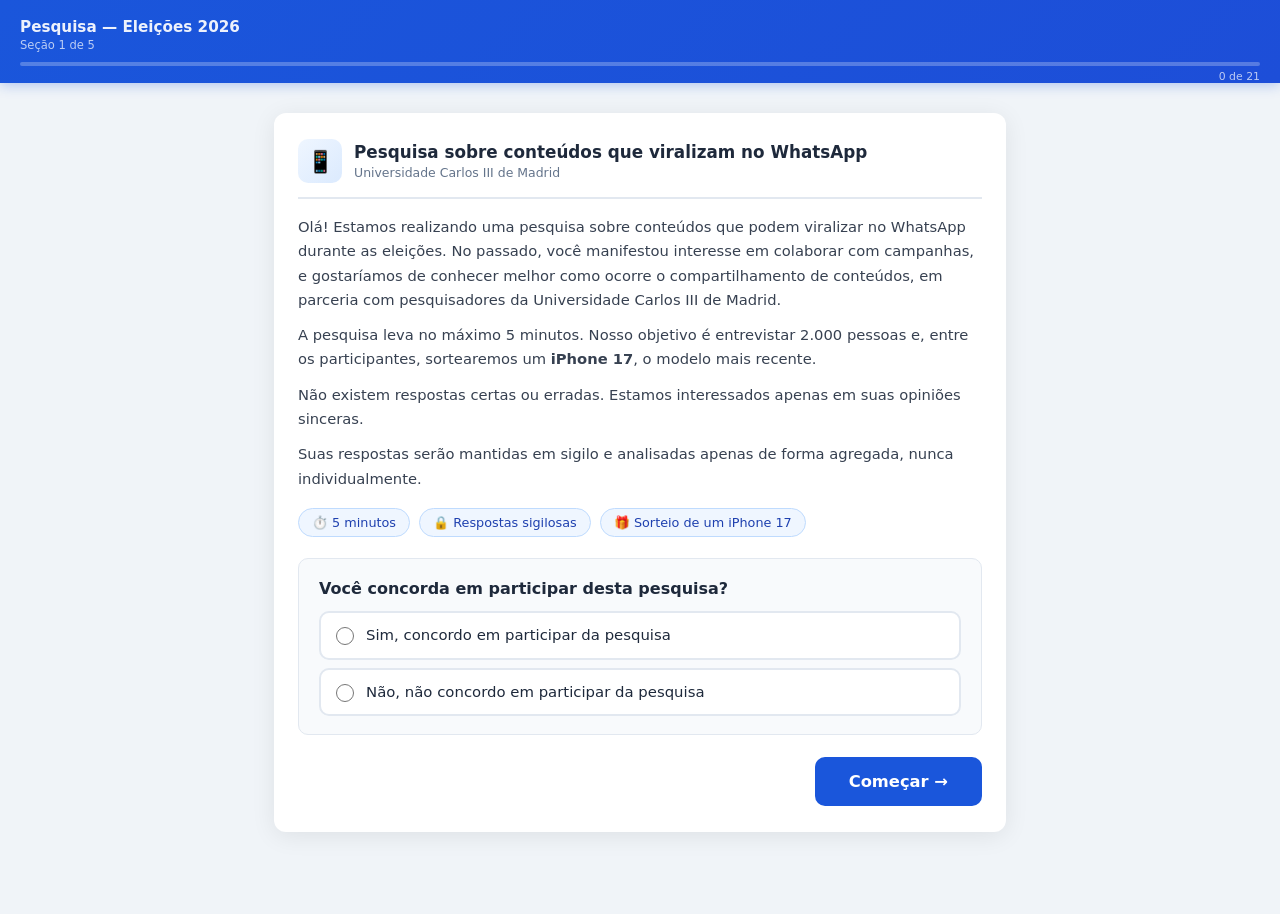
<file: conjoint/index.html>
<!DOCTYPE html>
<html lang="pt-BR" translate="no">
<head>
<meta charset="UTF-8">
<meta name="viewport" content="width=device-width, initial-scale=1.0">
<meta name="google" content="notranslate">
<meta name="robots" content="noindex, nofollow">
<title>Pesquisa — Eleições 2026</title>
<style>
  :root {
    --primary: #1a56db;
    --primary-dark: #1e40af;
    --accent: #0ea5e9;
    --success: #10b981;
    --bg: #f0f4f8;
    --card: #ffffff;
    --text: #1e293b;
    --muted: #64748b;
    --border: #e2e8f0;
    --radius: 12px;
    --shadow: 0 4px 24px rgba(0,0,0,0.08);
  }
  *, *::before, *::after { box-sizing: border-box; margin: 0; padding: 0; }
  html { scroll-behavior: smooth; }
  body {
    font-family: 'Segoe UI', system-ui, -apple-system, sans-serif;
    background: var(--bg);
    color: var(--text);
    min-height: 100vh;
    padding-bottom: 40px;
    -webkit-text-size-adjust: 100%;
  }

  /* ── HEADER ── */
  .survey-header {
    background: linear-gradient(135deg, var(--primary) 0%, #1d4ed8 100%);
    color: #fff;
    padding: 18px 20px 0;
    position: sticky;
    top: 0;
    z-index: 100;
    box-shadow: 0 2px 12px rgba(26,86,219,0.3);
  }
  .survey-header h1 { font-size: 0.95rem; font-weight: 600; opacity: 0.92; }
  .survey-header .section-label { font-size: 0.72rem; opacity: 0.7; margin-top: 2px; }
  .progress-bar-wrap { margin-top: 10px; }
  .progress-bar-track { height: 4px; background: rgba(255,255,255,0.25); border-radius: 2px; overflow: hidden; }
  .progress-bar-fill { height: 100%; background: #7dd3fc; border-radius: 2px; transition: width 0.4s ease; width: 0%; }
  .progress-label { font-size: 0.68rem; opacity: 0.7; text-align: right; margin: 4px 0 8px; }

  /* ── CONTAINER / SCREEN / CARD ── */
  .container { max-width: 760px; margin: 0 auto; padding: 22px 14px; }
  .screen { display: none; }
  .screen.active { display: block; animation: fadeIn 0.28s ease; }
  @keyframes fadeIn { from { opacity: 0; transform: translateY(8px); } to { opacity: 1; transform: none; } }
  .card {
    background: var(--card);
    border-radius: var(--radius);
    box-shadow: var(--shadow);
    padding: 26px 24px;
    margin-bottom: 20px;
  }
  @media (max-width: 520px) { .card { padding: 20px 16px; } }

  /* ── QUESTION ── */
  .question-block { margin-bottom: 28px; }
  .question-block:last-of-type { margin-bottom: 0; }
  .followup { border-left: 3px solid #bfdbfe; padding-left: 15px; margin-top: -10px; }

  /* ── CHECAGEM DE MANIPULAÇÃO ── */
  /* especificidade maior que .opt.selected, que é declarada depois no arquivo */
  .options .opt.correct { border-color: var(--success); background: #ecfdf5; }
  .options .opt.correct span { font-weight: 600; color: #065f46; }
  .options .opt.wrong { border-color: #dc2626; background: #fef2f2; }
  .options .opt.wrong span { font-weight: 600; color: #b91c1c; }
  .options .opt input:disabled + span { opacity: .55; }
  .options .opt.correct input:disabled + span { opacity: 1; }
  .mc-feedback { display: none; margin-top: 16px; padding: 14px 16px; border-radius: 10px;
                 font-size: 0.9rem; line-height: 1.5; border: 1px solid; }
  .mc-feedback.ok  { display: block; background: #ecfdf5; border-color: #a7f3d0; color: #065f46; }
  .mc-feedback.err { display: block; background: #fef2f2; border-color: #fecaca; color: #b91c1c; }
  .mc-feedback strong { display: block; margin-bottom: 3px; font-size: 0.98rem; }

  /* ── BATERIAS ITEM A ITEM (uma linha por afirmação) ── */
  .matrix-item { padding-top: 14px; margin-top: 14px; border-top: 1px solid var(--border); }
  .matrix-item:first-child { padding-top: 0; margin-top: 0; border-top: none; }
  .matrix-label { font-size: 0.92rem; line-height: 1.4; margin-bottom: 9px; }
  .opts-grid { display: grid; grid-template-columns: repeat(auto-fit, minmax(165px, 1fr)); gap: 7px; }
  .opts-grid .opt { padding: 11px 12px; }
  .opts-grid .opt span { font-size: 0.86rem; }
  .inline-opts { display: flex; gap: 7px; }
  .inline-opts .opt { flex: 1; padding: 10px 6px; justify-content: center; text-align: center; gap: 7px; }
  .inline-opts .opt span { flex: 0 1 auto; font-size: 0.84rem; }
  /* em telas estreitas as opções longas empilham em vez de espremer */
  @media (max-width: 560px) {
    .inline-opts { flex-wrap: wrap; }
    .inline-opts .opt { flex: 1 1 calc(50% - 4px); }
  }
  .question-text { font-size: 1rem; font-weight: 600; line-height: 1.5; margin-bottom: 10px; }
  .question-subtext { font-size: 0.82rem; color: var(--muted); margin-bottom: 14px; line-height: 1.45; }

  /* ── OPTIONS ── */
  .options { display: flex; flex-direction: column; gap: 8px; }
  .opt {
    display: flex; align-items: flex-start; gap: 12px;
    padding: 12px 15px; border: 2px solid var(--border); border-radius: 10px;
    cursor: pointer; transition: all 0.15s; background: #fff;
  }
  .opt:hover { border-color: var(--accent); background: #f0f9ff; }
  .opt input[type="radio"], .opt input[type="checkbox"] {
    margin-top: 2px; accent-color: var(--primary); width: 18px; height: 18px; flex-shrink: 0;
  }
  .opt.selected { border-color: var(--primary); background: #eff6ff; }
  .opt span { font-size: 0.93rem; line-height: 1.4; flex: 1; }
  .opt.selected span { font-weight: 600; color: var(--primary-dark); }

  /* ── SCALE ── */
  .scale-wrap { margin-top: 6px; }
  .scale-labels { display: flex; justify-content: space-between; margin-bottom: 6px; gap: 8px; }
  .scale-labels span { font-size: 0.68rem; color: var(--muted); line-height: 1.25; }
  .scale-labels span:last-child { text-align: right; }
  .scale-buttons { display: flex; gap: 6px; }
  .scale-btn {
    flex: 1; aspect-ratio: 1; border: 2px solid var(--border); border-radius: 9px;
    background: #fff; cursor: pointer; font-size: 0.9rem; font-weight: 700; color: var(--muted);
    transition: all 0.15s; display: flex; align-items: center; justify-content: center;
  }
  .scale-btn:hover { border-color: var(--accent); color: var(--primary); }
  .scale-btn.selected { border-color: var(--primary); background: var(--primary); color: #fff; }

  /* ── THERMOMETER SLIDER ── */
  .thermo { margin-bottom: 22px; }
  .thermo:last-child { margin-bottom: 0; }
  .thermo-head { display: flex; justify-content: space-between; align-items: baseline; margin-bottom: 8px; }
  .thermo-name { font-size: 0.95rem; font-weight: 600; }
  .thermo-val { font-size: 1.05rem; font-weight: 700; color: var(--primary); font-variant-numeric: tabular-nums; }
  .thermo-val.untouched { color: var(--muted); font-weight: 500; font-size: 0.82rem; }
  input[type="range"] {
    width: 100%; height: 30px; appearance: none; background: transparent; cursor: pointer;
  }
  input[type="range"]::-webkit-slider-runnable-track {
    height: 8px; border-radius: 4px; background: linear-gradient(90deg,#94a3b8,#cbd5e1,#60a5fa);
  }
  input[type="range"]::-webkit-slider-thumb {
    appearance: none; width: 26px; height: 26px; border-radius: 50%; background: #fff;
    border: 3px solid var(--primary); margin-top: -9px; box-shadow: 0 2px 6px rgba(0,0,0,.2);
  }
  input[type="range"]::-moz-range-track { height: 8px; border-radius: 4px; background: linear-gradient(90deg,#94a3b8,#cbd5e1,#60a5fa); }
  input[type="range"]::-moz-range-thumb { width: 22px; height: 22px; border-radius: 50%; background:#fff; border: 3px solid var(--primary); }
  .thermo-ends { display: flex; justify-content: space-between; font-size: 0.68rem; color: var(--muted); margin-top: 2px; }

  /* ── INPUTS ── */
  select, input[type="text"], input[type="number"] {
    width: 100%; padding: 12px 15px; border: 2px solid var(--border); border-radius: 10px;
    font-size: 0.93rem; color: var(--text); background: #fff; font-family: inherit;
  }
  select { appearance: none; cursor: pointer;
    background-image: url("data:image/svg+xml,%3Csvg xmlns='http://www.w3.org/2000/svg' width='16' height='16' fill='%2364748b' viewBox='0 0 16 16'%3E%3Cpath d='M7.247 11.14 2.451 5.658C1.885 5.013 2.345 4 3.204 4h9.592a1 1 0 0 1 .753 1.659l-4.796 5.48a1 1 0 0 1-1.506 0z'/%3E%3C/svg%3E");
    background-repeat: no-repeat; background-position: right 14px center; padding-right: 38px; }
  select:focus, input:focus { outline: none; border-color: var(--primary); }

  /* ── WHATSAPP MOCK GROUP ── */
  .phone { width: min(330px, 92%); margin: 0 auto 20px; background:#0b141a; border-radius: 34px; padding: 10px;
           box-shadow: 0 24px 50px -22px rgba(20,30,25,.55); }
  .wa { border-radius: 26px; overflow: hidden; display: flex; flex-direction: column; background: #efe7de; }
  .wa__bar { display: flex; align-items: center; gap: 9px; background: #008069; color: #fff; padding: 14px 12px 10px; }
  .wa__back { font-size: 1.4rem; line-height: 1; opacity: .9; }
  .wa__avatar { width: 34px; height: 34px; border-radius: 50%; background: rgba(255,255,255,.28);
                display:flex; align-items:center; justify-content:center; font-size:1.05rem; flex:none; }
  .wa__id { display: flex; flex-direction: column; line-height: 1.2; margin-right: auto; min-width: 0; }
  .wa__name { font-weight: 600; font-size: 0.9rem; white-space: nowrap; overflow: hidden; text-overflow: ellipsis; }
  .wa__status { font-size: 0.68rem; opacity: .85; white-space: nowrap; overflow: hidden; text-overflow: ellipsis; }
  .wa__chat {
    padding: 12px 10px 14px; display: flex; flex-direction: column; gap: 7px;
    background-color: #efe7de; background-image: radial-gradient(rgba(0,0,0,.04) 1px, transparent 1px);
    background-size: 16px 16px;
  }
  .wa__day { align-self: center; background:#fff; color:#54656f; font-size:0.62rem; font-weight:600;
             letter-spacing:.04em; padding:3px 10px; border-radius:8px; box-shadow:0 1px 1px rgba(0,0,0,.08); margin-bottom:3px; }
  .wa__msg { position: relative; max-width: 84%; padding: 5px 9px 6px; font-size: 0.84rem; line-height: 1.35;
             color: #111b21; border-radius: 9px; box-shadow: 0 1px 1px rgba(0,0,0,.12); word-wrap: break-word;
             opacity: 0; transform: translateY(9px) scale(.96);
             transition: opacity .3s ease, transform .3s cubic-bezier(.2,.8,.2,1); }
  .wa__msg.show { opacity: 1; transform: none; }
  @media (prefers-reduced-motion: reduce) { .wa__msg { transition: opacity .15s linear; transform: none; } }
  .wa__msg--in { align-self: flex-start; background: #fff; border-top-left-radius: 2px; }
  .wa__msg--out { align-self: flex-end; background: #d9fdd3; border-top-right-radius: 2px; }
  .wa__sender { display: block; font-size: 0.72rem; font-weight: 700; margin-bottom: 1px; }
  .wa__t { float: right; font-size: 0.6rem; color: #667781; margin: 5px 0 -2px 8px; }
  .wa__input { display:flex; align-items:center; gap:8px; background:#efe7de; padding: 8px 10px 10px; }
  .wa__input .box { flex:1; background:#fff; border-radius:20px; padding:8px 14px; font-size:0.8rem; color:#8696a0; }
  .wa__input .mic { width:34px; height:34px; border-radius:50%; background:#008069; color:#fff;
                    display:flex; align-items:center; justify-content:center; font-size:0.95rem; flex:none; }

  /* ── INSTRUCTION BOX ── */
  .instruction-box {
    background: linear-gradient(135deg,#eff6ff,#e0f2fe);
    border-left: 4px solid var(--primary);
    border-radius: 10px; padding: 15px 17px; margin-bottom: 18px;
    font-size: 0.93rem; line-height: 1.55;
  }
  .instruction-box strong { display: block; margin-bottom: 4px; }

  /* ── CONJOINT PAIR ── */
  .task-counter { display: flex; align-items: center; justify-content: center; gap: 6px; margin-bottom: 14px; }
  .task-dot { width: 9px; height: 9px; border-radius: 50%; background: var(--border); }
  .task-dot.active { background: var(--primary); }
  .task-dot.done { background: var(--success); }
  /* colunas de largura idêntica; minmax(0,·) impede que uma imagem estoure a coluna */
  .conjoint-pair { display: grid; grid-template-columns: repeat(2, minmax(0, 1fr));
                   gap: 14px; margin-bottom: 16px; align-items: stretch; }

  .conjoint-card {
    border: 3px solid var(--border); border-radius: var(--radius); overflow: hidden;
    cursor: pointer; transition: all 0.18s; background: #fff; position: relative;
    display: flex; flex-direction: column;
  }
  .conjoint-card:hover { border-color: var(--accent); }
  .conjoint-card.selected { border-color: var(--primary); box-shadow: 0 0 0 4px rgba(26,86,219,0.15); }
  /* ── MOLDURA DE WHATSAPP DAS TAREFAS ──
     A imagem é só o card de notícia; o grupo (nome + mensagens) é desenhado aqui,
     então muda conforme o bloco. Altura fixa: os dois lados de um par ocupam
     exatamente a mesma caixa, independentemente do tamanho do card. */
  /* Sem altura fixa: os dois lados de um par são células da MESMA linha do grid
     e esticam juntos, então ficam exatamente do mesmo tamanho — que é o que a
     comparação exige — mas acompanham o conteúdo. Uma altura fixa global teria
     de caber a célula mais alta das 96 e deixaria ~300px de conversa vazia nos
     pares curtos. */
  .wa--task { height: auto; flex: 1; min-height: 0; }  /* anula o clamp de .wa */
  .wa--task .wa__bar { padding: 10px 10px; }
  .wa--task .wa__avatar { width: 30px; height: 30px; font-size: 0.9rem; }
  .wa--task .wa__name { font-size: 0.82rem; }
  .wa--task .wa__status { font-size: 0.62rem; }
  .wa--task .wa__chat { flex: 1; justify-content: flex-end; gap: 6px;
                        padding: 10px 9px; overflow: hidden; }
  .wa--task .wa__msg { opacity: 1; transform: none; transition: none;
                       font-size: 0.72rem; max-width: 82%; }
  .wa--task .wa__sender { font-size: 0.62rem; }
  .wa--task .wa__input { padding: 7px 9px 9px; }
  .wa--task .wa__input .box { font-size: 0.68rem; padding: 6px 12px; }
  .wa--task .wa__input .mic { width: 28px; height: 28px; font-size: 0.8rem; }
  .wa__cardwrap { align-self: flex-start; max-width: 86%; max-height: 100%;
                  display: flex; flex-direction: column; gap: 5px; min-height: 0; }
  /* card de notícia = imagem recortada + faixa de contadores desenhada */
  .news-card { background: #fff; border-radius: 8px; overflow: hidden;
               box-shadow: 0 1px 2px rgba(0,0,0,.16); display: flex;
               flex-direction: column; min-height: 0; }
  .wa__card { display: block; width: 100%; height: auto; min-height: 0;
              object-fit: contain; object-position: left top; }
  /* grade de coluna fixa em vez de margem: assim a distância entre o grupo de
     emojis e o ícone de encaminhar é idêntica nas 96 células */
  .card-counts { display: grid; grid-template-columns: 52% 1fr; align-items: center;
                 padding: 7px 11px 9px; font-size: 0.68rem; color: #111b21;
                 white-space: nowrap; flex: none; }

  /* ── VARIANTES "POST" (fonte = post e post_source) ──
     Não são card de notícia: são uma mensagem de texto encaminhada, com a foto
     dentro do balão e os contadores em pílulas embaixo. */
  .post-bubble { background:#fff; border-radius:9px; border-top-left-radius:2px;
                 box-shadow:0 1px 1px rgba(0,0,0,.12); padding:8px 9px 9px;
                 display:flex; flex-direction:column; gap:7px; min-height:0; }
  .post-head { display:flex; align-items:center; gap:7px; }
  .post-head .flag { width:26px; height:26px; border-radius:50%; background:#e8f0ea;
                     display:flex; align-items:center; justify-content:center; font-size:.85rem; flex:none; }
  .post-head .who { display:flex; flex-direction:column; line-height:1.15; margin-right:auto; min-width:0; }
  .post-head .name { font-size:.7rem; font-weight:700; color:#111b21; }
  .post-head .kind { font-size:.6rem; color:#667781; }
  .post-head .dots { color:#667781; font-size:.8rem; }
  .post-txt { font-size:.72rem; line-height:1.35; color:#111b21; }
  .post-cta { font-size:.68rem; line-height:1.35; color:#111b21; }
  .post-photo { display:block; width:100%; height:auto; border-radius:4px; min-height:0; object-fit:cover; }
  .post-bubble .card-counts { padding: 1px 0 0; }
  .conjoint-card .choice-label {
    position: relative; padding: 12px 44px; text-align: center; font-size: 0.85rem;
    font-weight: 600; color: var(--muted); background: #f8fafc; border-top: 1px solid var(--border);
  }
  .conjoint-card.selected .choice-label { color: #fff; background: var(--primary); }
  .zoom-btn {
    position: absolute; top: 50%; right: 6px; transform: translateY(-50%); z-index: 3;
    width: 34px; height: 34px; border-radius: 50%; border: 1px solid var(--border);
    background: #fff; font-size: 0.95rem; cursor: pointer; line-height: 1;
  }
  .conjoint-card.selected .zoom-btn { border-color: rgba(255,255,255,.5); }
  .zoom-hint { font-size: 0.75rem; color: var(--muted); text-align: center; margin-bottom: 10px; }

  /* ── LIGHTBOX ── */
  #lightbox { position: fixed; inset: 0; background: rgba(0,0,0,.9); z-index: 3000;
              display: none; align-items: center; justify-content: center; padding: 12px; }
  #lightbox.show { display: flex; }
  #lightbox-content { width: min(94vw, 620px); max-height: 92vh; overflow-y: auto; }
  /* o clone perde os limites da moldura: aqui ele ocupa a largura toda da lupa */
  #lightbox-content .wa__cardwrap { max-width: 100%; max-height: none; }
  #lightbox-content .wa__card { max-height: none; }
  #lightbox-content .post-txt { font-size: 1rem; }
  #lightbox-content .post-cta { font-size: .95rem; }
  #lightbox-content .post-head .name { font-size: .95rem; }
  #lightbox-content .post-head .kind { font-size: .8rem; }
  #lightbox-content .post-head .flag { width: 34px; height: 34px; font-size: 1.1rem; }
  #lightbox-content .card-counts { font-size: .85rem; }
  #lightbox .close { position: absolute; top: 14px; right: 18px; color: #fff; font-size: 2rem;
                     background: none; border: none; cursor: pointer; line-height: 1; }

  /* ── ALERT ── */
  .alert {
    display: none; background: #fef2f2; border: 1px solid #fecaca; color: #b91c1c;
    border-radius: 9px; padding: 11px 14px; font-size: 0.85rem; margin-top: 14px;
  }
  .alert.show { display: block; }

  /* ── NAV BUTTONS ── */
  .nav-buttons { display: flex; gap: 10px; margin-top: 22px; justify-content: flex-end; }
  .btn { padding: 12px 26px; border-radius: 10px; border: none; font-size: 0.93rem;
         font-weight: 600; cursor: pointer; transition: all 0.15s; font-family: inherit; }
  .btn-primary { background: var(--primary); color: #fff; }
  .btn-primary:hover { background: var(--primary-dark); }
  .btn-secondary { background: transparent; color: var(--muted); border: 2px solid var(--border); }
  .btn-secondary:hover { border-color: var(--muted); color: var(--text); }
  .btn:disabled, .btn:disabled:hover {
    background: #cbd5e1; color: #64748b; cursor: not-allowed; transform: none;
  }
  .btn-lg { padding: 15px 34px; font-size: 1.02rem; }

  /* ── CONSENT ── */
  .tcle-header { display:flex; align-items:center; gap:12px; border-bottom:2px solid var(--border);
                 padding-bottom:14px; margin-bottom:16px; }
  .tcle-icon { width:44px; height:44px; border-radius:10px; background:linear-gradient(135deg,#eff6ff,#dbeafe);
               display:flex; align-items:center; justify-content:center; font-size:1.35rem; flex-shrink:0; }
  .tcle-title { font-size:1.05rem; font-weight:700; line-height:1.3; }
  .tcle-subtitle { font-size:0.78rem; color:var(--muted); margin-top:2px; }
  .tcle-body p { font-size:0.92rem; line-height:1.65; color:#374151; margin-bottom:11px; }
  .info-pill { display:inline-flex; align-items:center; gap:6px; background:#eff6ff; border:1px solid #bfdbfe;
               border-radius:20px; padding:6px 13px; font-size:0.8rem; color:var(--primary-dark); margin:3px 4px 3px 0; }
  .consent-inline { background:#f8fafc; border:1px solid var(--border); border-radius:10px; padding:18px 20px; margin:18px 0 4px; }

  /* ── BLOCK INTRO ── */
  .block-badge { display:inline-block; background:var(--primary); color:#fff; font-size:0.64rem; font-weight:700;
                 letter-spacing:0.08em; text-transform:uppercase; padding:4px 11px; border-radius:20px; margin-bottom:12px; }
  .block-title { font-size:1.15rem; font-weight:700; line-height:1.4; margin-bottom:12px; }
  .block-lead { font-size:0.95rem; line-height:1.6; color:#374151; margin-bottom:18px; }

  /* ── THANKS ── */
  .thanks-icon { font-size: 3.4rem; margin-bottom: 14px; }
  .thanks-title { font-size: 1.6rem; font-weight: 700; color: var(--success); margin-bottom: 12px; }
  .status-msg { font-size:0.9rem; color:var(--muted); margin-top:14px; }
  .debrief { margin-top:22px; padding:18px 20px; background:#eff6ff; border:1px solid #bfdbfe;
             border-radius:10px; text-align:left; color:#1e3a5f; }
  .debrief-title { font-weight:700; margin-bottom:10px; font-size:0.95rem; }
  .debrief p { font-size:0.88rem; line-height:1.6; margin-bottom:10px; }
  .debrief p:last-child { margin-bottom:0; }
  /* No celular os dois continuam LADO A LADO — comparar é a tarefa, e empilhar
     obrigaria a rolar de um para o outro. Como cada coluna fica com ~170px, toda
     a moldura encolhe junto; a lupa amplia qualquer um dos dois. */
  @media (max-width: 620px) {
    .conjoint-pair { gap: 7px; }
    .wa--task .wa__bar { padding: 6px 5px; gap: 4px; }
    .wa--task .wa__back { font-size: .8rem; }
    .wa--task .wa__avatar { width: 18px; height: 18px; font-size: .55rem; }
    .wa--task .wa__name { font-size: .54rem; }
    .wa--task .wa__status { font-size: .42rem; }
    .wa--task .wa__chat { padding: 5px 4px; gap: 3px; }
    .wa--task .wa__msg { font-size: .48rem; padding: 3px 4px 4px; max-width: 92%; }
    .wa--task .wa__sender { font-size: .43rem; }
    .wa--task .wa__input { padding: 4px 4px 5px; gap: 4px; }
    .wa--task .wa__input .box { font-size: .42rem; padding: 3px 6px; }
    .wa--task .wa__input .mic { width: 16px; height: 16px; font-size: .45rem; }
    .wa__cardwrap { max-width: 96%; }
    .card-counts { font-size: .44rem; padding: 4px 5px 5px; }
    .post-bubble { padding: 5px 5px 6px; gap: 4px; }
    .post-txt { font-size: .48rem; }
    .post-cta { font-size: .45rem; }
    .post-head .flag { width: 15px; height: 15px; font-size: .5rem; }
    .post-head .name { font-size: .45rem; }
    .post-head .kind { font-size: .4rem; }
    .conjoint-card .choice-label { font-size: .7rem; padding: 9px 30px 9px 6px; }
    .zoom-btn { width: 26px; height: 26px; font-size: .75rem; right: 4px; }
  }
</style>
</head>
<body>

<div class="survey-header">
  <h1>Pesquisa — Eleições 2026</h1>
  <div class="section-label" id="section-label">Seção 1 de 5</div>
  <div class="progress-bar-wrap">
    <div class="progress-bar-track"><div class="progress-bar-fill" id="progress-fill"></div></div>
    <div class="progress-label" id="progress-label">0 de 17</div>
  </div>
</div>

<div class="container">

  <!-- ══════════ SCREEN 0 — CONSENTIMENTO ══════════ -->
  <div class="screen active" id="screen-0">
    <div class="card">
      <div class="tcle-header">
        <div class="tcle-icon">📱</div>
        <div>
          <div class="tcle-title">Pesquisa sobre conteúdos que viralizam no WhatsApp</div>
          <div class="tcle-subtitle">Universidade Carlos III de Madrid</div>
        </div>
      </div>
      <div class="tcle-body">
        <p>Olá! Estamos realizando uma pesquisa sobre conteúdos que podem viralizar no WhatsApp durante as eleições. No passado, você manifestou interesse em colaborar com campanhas, e gostaríamos de conhecer melhor como ocorre o compartilhamento de conteúdos, em parceria com pesquisadores da Universidade Carlos III de Madrid.</p>
        <p>A pesquisa leva no máximo 5 minutos. Nosso objetivo é entrevistar 2.000 pessoas e, entre os participantes, sortearemos um <strong>iPhone 17</strong>, o modelo mais recente.</p>
        <p>Não existem respostas certas ou erradas. Estamos interessados apenas em suas opiniões sinceras.</p>
        <p>Suas respostas serão mantidas em sigilo e analisadas apenas de forma agregada, nunca individualmente.</p>
      </div>
      <div style="margin:14px 0 4px;">
        <span class="info-pill">⏱️ 5 minutos</span>
        <span class="info-pill">🔒 Respostas sigilosas</span>
        <span class="info-pill">🎁 Sorteio de um iPhone 17</span>
      </div>

      <div class="consent-inline">
        <div class="question-text">Você concorda em participar desta pesquisa?</div>
        <div class="options" id="q-consent">
          <label class="opt"><input type="radio" name="consent" value="1"><span>Sim, concordo em participar da pesquisa</span></label>
          <label class="opt"><input type="radio" name="consent" value="0"><span>Não, não concordo em participar da pesquisa</span></label>
        </div>
      </div>
      <div class="alert" id="alert-consent">Por favor, selecione uma opção para continuar.</div>
      <div class="nav-buttons">
        <button class="btn btn-primary btn-lg" onclick="startSurvey()">Começar →</button>
      </div>
    </div>
  </div>

  <!-- ══════════ SCREEN 1 — INTERESSE / INFLUÊNCIA / COMPARTILHAMENTO ══════════ -->
  <div class="screen" id="screen-1">
    <div class="card">
      <div class="question-block">
        <div class="question-text">Qual é o seu nível de interesse por política?</div>
        <div class="scale-wrap">
          <div class="scale-labels"><span>1 — Nenhum interesse</span><span>7 — Muito interesse</span></div>
          <div class="scale-buttons" id="scale-interesse">
            <button type="button" class="scale-btn" onclick="setScale('interesse',1,this)">1</button>
            <button type="button" class="scale-btn" onclick="setScale('interesse',2,this)">2</button>
            <button type="button" class="scale-btn" onclick="setScale('interesse',3,this)">3</button>
            <button type="button" class="scale-btn" onclick="setScale('interesse',4,this)">4</button>
            <button type="button" class="scale-btn" onclick="setScale('interesse',5,this)">5</button>
            <button type="button" class="scale-btn" onclick="setScale('interesse',6,this)">6</button>
            <button type="button" class="scale-btn" onclick="setScale('interesse',7,this)">7</button>
          </div>
        </div>
      </div>

      <div class="question-block">
        <div class="question-text">Quão importante você considera tentar influenciar a opinião de outras pessoas durante as eleições?</div>
        <div class="scale-wrap">
          <div class="scale-labels"><span>1 — Nada importante</span><span>7 — Extremamente importante</span></div>
          <div class="scale-buttons" id="scale-influencia">
            <button type="button" class="scale-btn" onclick="setScale('influencia',1,this)">1</button>
            <button type="button" class="scale-btn" onclick="setScale('influencia',2,this)">2</button>
            <button type="button" class="scale-btn" onclick="setScale('influencia',3,this)">3</button>
            <button type="button" class="scale-btn" onclick="setScale('influencia',4,this)">4</button>
            <button type="button" class="scale-btn" onclick="setScale('influencia',5,this)">5</button>
            <button type="button" class="scale-btn" onclick="setScale('influencia',6,this)">6</button>
            <button type="button" class="scale-btn" onclick="setScale('influencia',7,this)">7</button>
          </div>
        </div>
      </div>

      <div class="question-block">
        <div class="question-text">Com que frequência você compartilha conteúdo político no WhatsApp?</div>
        <div class="opts-grid" id="q-compartilha"><!-- preenchido por renderScale() --></div>
      </div>

      <div class="alert" id="alert-s1">Por favor, responda todas as perguntas desta página.</div>
      <div class="nav-buttons">
        <button class="btn btn-primary" onclick="validateScreen1()">Próximo →</button>
      </div>
    </div>
  </div>

  <!-- ══════════ SCREEN 2 — PARTIDOS / TERMÔMETROS ══════════ -->
  <div class="screen" id="screen-2">
    <div class="card">
      <div class="question-block">
        <div class="question-text">Você acredita que existe algum partido político que representa a sua forma de pensar?</div>
        <div class="options" id="q-partido_sim">
          <label class="opt"><input type="radio" name="partido_sim" value="1"><span>Sim</span></label>
          <label class="opt"><input type="radio" name="partido_sim" value="0"><span>Não</span></label>
        </div>
      </div>

      <div class="question-block followup" id="block-partido_gosta" style="display:none;">
        <div class="question-text">Qual partido você <strong>MAIS</strong> gosta?</div>
        <div class="options" id="q-partido_gosta"></div>
      </div>

      <div class="question-block">
        <div class="question-text">Existe algum partido político de que você não gosta?</div>
        <div class="options" id="q-partido_nao">
          <label class="opt"><input type="radio" name="partido_nao" value="1"><span>Sim</span></label>
          <label class="opt"><input type="radio" name="partido_nao" value="0"><span>Não</span></label>
        </div>
      </div>

      <div class="question-block followup" id="block-partido_menos" style="display:none;">
        <div class="question-text">Qual partido você <strong>MENOS</strong> gosta?</div>
        <div class="options" id="q-partido_menos"></div>
      </div>

      <div class="question-block">
        <div class="question-text">Em uma escala de 0 a 100, em que valores mais baixos indicam sentimentos mais negativos e valores mais altos indicam sentimentos mais positivos, onde você colocaria os seguintes grupos?</div>
        <div class="question-subtext">Arraste cada barra para escolher um valor.</div>

        <div class="thermo">
          <div class="thermo-head">
            <span class="thermo-name">Petistas</span>
            <span class="thermo-val untouched" id="val-termo_petistas">— arraste —</span>
          </div>
          <input type="range" min="0" max="100" value="50" id="termo_petistas" oninput="onThermo('termo_petistas')">
          <div class="thermo-ends"><span>0 — Muito negativo</span><span>100 — Muito positivo</span></div>
        </div>

        <div class="thermo">
          <div class="thermo-head">
            <span class="thermo-name">Brasileiros antipetistas</span>
            <span class="thermo-val untouched" id="val-termo_antipetistas">— arraste —</span>
          </div>
          <input type="range" min="0" max="100" value="50" id="termo_antipetistas" oninput="onThermo('termo_antipetistas')">
          <div class="thermo-ends"><span>0 — Muito negativo</span><span>100 — Muito positivo</span></div>
        </div>
      </div>

      <div class="question-block">
        <div class="question-text">Você diria que é mais bolsonarista ou mais antipetista?</div>
        <div class="options" id="q-bolso_anti">
          <label class="opt"><input type="radio" name="bolso_anti" value="bolsonarista"><span>Sou mais bolsonarista do que antipetista</span></label>
          <label class="opt"><input type="radio" name="bolso_anti" value="antipetista"><span>Sou mais antipetista do que bolsonarista</span></label>
          <label class="opt"><input type="radio" name="bolso_anti" value="ambos"><span>Sou igualmente bolsonarista e antipetista</span></label>
          <label class="opt"><input type="radio" name="bolso_anti" value="nenhum"><span>Não sou nem bolsonarista nem antipetista</span></label>
        </div>
      </div>

      <div class="alert" id="alert-s2">Por favor, responda todas as perguntas desta página (inclusive as duas barras de 0 a 100).</div>
      <div class="nav-buttons">
        <button class="btn btn-secondary" onclick="goTo(1)">← Voltar</button>
        <button class="btn btn-primary" onclick="validateScreen2()">Próximo →</button>
      </div>
    </div>
  </div>

  <!-- ══════════ SCREEN 3 — CONSUMO DE NOTÍCIAS E EXPERIÊNCIA NAS REDES ══════════ -->
  <div class="screen" id="screen-3">
    <div class="card">
      <div class="question-block">
        <div class="question-text">Muitas pessoas acessam notícias de diferentes maneiras. Pensando nos seus próprios hábitos de consumo de notícias, você acessa notícias sobre <strong>POLÍTICA</strong> de alguma das seguintes formas?</div>
        <div class="question-subtext">Marque TODAS as opções que se aplicam.</div>
        <div class="options" id="q-midia">
          <label class="opt"><input type="checkbox" name="midia" value="impresso"><span>Leio notícias impressas (em jornais ou revistas)</span></label>
          <label class="opt"><input type="checkbox" name="midia" value="tv"><span>Assisto a notícias na televisão</span></label>
          <label class="opt"><input type="checkbox" name="midia" value="radio"><span>Ouço notícias no rádio</span></label>
          <label class="opt"><input type="checkbox" name="midia" value="internet"><span>Acesso notícias pela internet, por meio de mecanismos de busca e sites</span></label>
          <label class="opt"><input type="checkbox" name="midia" value="redes"><span>Acesso notícias por meio de redes sociais ou aplicativos de mensagens (WhatsApp, Facebook)</span></label>
          <label class="opt"><input type="checkbox" name="midia" value="familia"><span>Recebo notícias conversando com familiares</span></label>
          <label class="opt"><input type="checkbox" name="midia" value="nao_familia"><span>Recebo notícias conversando com pessoas que não são da minha família (vizinhos, colegas, conhecidos)</span></label>
        </div>
      </div>

      <div class="question-block">
        <div class="question-text">Pensando especificamente nas redes sociais e aplicativos de mensagens, em quais das seguintes plataformas você recebeu conteúdo político na última semana?</div>
        <div class="question-subtext">Marque TODAS as opções que se aplicam.</div>
        <div class="options" id="q-plataformas">
          <label class="opt"><input type="checkbox" name="plataformas" value="facebook"><span>Facebook</span></label>
          <label class="opt"><input type="checkbox" name="plataformas" value="twitter"><span>Twitter</span></label>
          <label class="opt"><input type="checkbox" name="plataformas" value="youtube"><span>YouTube</span></label>
          <label class="opt"><input type="checkbox" name="plataformas" value="instagram"><span>Instagram</span></label>
          <label class="opt"><input type="checkbox" name="plataformas" value="whatsapp"><span>WhatsApp</span></label>
          <label class="opt"><input type="checkbox" name="plataformas" value="tiktok"><span>TikTok</span></label>
          <label class="opt"><input type="checkbox" name="plataformas" value="telegram"><span>Telegram</span></label>
        </div>
      </div>

      <div class="question-block">
        <div class="question-text">Algumas pessoas passam mais tempo do que outras acompanhando política. Pensando em você, em média, quantas vezes por dia você procura ativamente por conteúdo político em meios de comunicação tradicionais, redes sociais ou aplicativos de mensagens?</div>
        <div class="options" id="q-busca">
          <label class="opt"><input type="radio" name="busca" value="1"><span>Quase nenhuma vez</span></label>
          <label class="opt"><input type="radio" name="busca" value="2"><span>Uma vez por dia</span></label>
          <label class="opt"><input type="radio" name="busca" value="3"><span>2 a 3 vezes por dia</span></label>
          <label class="opt"><input type="radio" name="busca" value="4"><span>Muitas vezes por dia</span></label>
          <label class="opt"><input type="radio" name="busca" value="5"><span>Quase todas as horas do dia</span></label>
        </div>
      </div>

      <div class="question-block">
        <div class="question-text">Pensando na forma como você utiliza redes sociais e aplicativos de mensagens, como Facebook, Instagram e WhatsApp, indique com que frequência você vivenciou cada uma das situações abaixo no último mês.</div>
        <div class="matrix" id="q-exposicao">
          <div class="matrix-item">
            <div class="matrix-label">Vi mensagens políticas de ódio ou ofensivas.</div>
            <div class="inline-opts" id="q-exp_odio"><!-- preenchido por renderScale() --></div>
          </div>
          <div class="matrix-item">
            <div class="matrix-label">Vi pessoas discutindo ou brigando por causa de política.</div>
            <div class="inline-opts" id="q-exp_briga"><!-- preenchido por renderScale() --></div>
          </div>
        </div>
      </div>

      <div class="question-block">
        <div class="question-text">Você já fez alguma das seguintes coisas?</div>
        <div class="matrix" id="q-evitacao">
          <div class="matrix-item">
            <div class="matrix-label">Silenciou uma pessoa ou um grupo por causa de conflitos políticos.</div>
            <div class="inline-opts">
              <label class="opt"><input type="radio" name="silenciou" value="1"><span>Sim</span></label>
              <label class="opt"><input type="radio" name="silenciou" value="0"><span>Não</span></label>
            </div>
          </div>
          <div class="matrix-item">
            <div class="matrix-label">Saiu de uma rede social ou de um grupo por causa de política.</div>
            <div class="inline-opts">
              <label class="opt"><input type="radio" name="saiu_grupo" value="1"><span>Sim</span></label>
              <label class="opt"><input type="radio" name="saiu_grupo" value="0"><span>Não</span></label>
            </div>
          </div>
          <div class="matrix-item">
            <div class="matrix-label">Evitou abrir redes sociais ou grupos nos quais política é discutida com frequência.</div>
            <div class="inline-opts">
              <label class="opt"><input type="radio" name="evitou" value="1"><span>Sim</span></label>
              <label class="opt"><input type="radio" name="evitou" value="0"><span>Não</span></label>
            </div>
          </div>
        </div>
      </div>

      <div class="question-block">
        <div class="question-text">Você se voluntariou para compartilhar conteúdo de campanha nas seguintes eleições:</div>
        <div class="matrix" id="q-voluntario">
          <div class="matrix-item">
            <div class="matrix-label">Eleições de <strong>2018</strong></div>
            <div class="inline-opts">
              <label class="opt"><input type="radio" name="voluntario_2018" value="sim"><span>Sim</span></label>
              <label class="opt"><input type="radio" name="voluntario_2018" value="nao"><span>Não</span></label>
            </div>
          </div>
          <div class="matrix-item">
            <div class="matrix-label">Eleições de <strong>2022</strong></div>
            <div class="inline-opts">
              <label class="opt"><input type="radio" name="voluntario_2022" value="sim"><span>Sim</span></label>
              <label class="opt"><input type="radio" name="voluntario_2022" value="nao"><span>Não</span></label>
            </div>
          </div>
          <div class="matrix-item">
            <div class="matrix-label">Eleições de <strong>2026</strong></div>
            <div class="inline-opts">
              <label class="opt"><input type="radio" name="voluntario_2026" value="sim"><span>Sim</span></label>
              <label class="opt"><input type="radio" name="voluntario_2026" value="nao"><span>Não</span></label>
            </div>
          </div>
        </div>
      </div>

      <div class="alert" id="alert-s3">Por favor, responda todas as perguntas desta página.</div>
      <div class="nav-buttons">
        <button class="btn btn-secondary" onclick="goTo(2)">← Voltar</button>
        <button class="btn btn-primary" onclick="validateScreen3()">Próximo →</button>
      </div>
    </div>
  </div>

  <!-- ══════════ SCREENS 4–17 — CONJOINTS (gerados dinamicamente) ══════════ -->

  <!-- ══════════ SCREEN 18 — MOTIVOS DAS ESCOLHAS ══════════ -->
  <div class="screen" id="screen-18">
    <div class="card">
      <div class="question-block">
        <div class="question-text">Pense nas escolhas que você fez na tarefa de compartilhamento e indique quais das opções abaixo mais se aproximam dos motivos das suas escolhas.</div>
        <div class="question-subtext">Você pode selecionar mais de uma opção.</div>
        <div class="options" id="q-motivos"><!-- preenchido por renderMotivos() --></div>
      </div>
      <div class="alert" id="alert-motivos">Por favor, selecione pelo menos uma opção.</div>
      <div class="nav-buttons">
        <button class="btn btn-primary" onclick="validateMotivos()">Próximo →</button>
      </div>
    </div>
  </div>

  <!-- ══════════ SCREEN 19 — DEMOGRAFIA 1 ══════════ -->
  <div class="screen" id="screen-19">
    <div class="card">
      <div class="question-block">
        <div class="question-text">Qual é o seu gênero?</div>
        <div class="options" id="q-genero">
          <label class="opt"><input type="radio" name="genero" value="homem"><span>Homem</span></label>
          <label class="opt"><input type="radio" name="genero" value="mulher"><span>Mulher</span></label>
        </div>
      </div>

      <div class="question-block">
        <div class="question-text">Qual é a sua idade?</div>
        <input type="number" id="idade" min="16" max="110" inputmode="numeric" placeholder="Digite sua idade em anos">
      </div>

      <div class="question-block">
        <div class="question-text">Qual é o nível mais alto de escolaridade que você completou?</div>
        <div class="options" id="q-escolaridade">
          <label class="opt"><input type="radio" name="escolaridade" value="fund_incompleto"><span>Ensino fundamental incompleto</span></label>
          <label class="opt"><input type="radio" name="escolaridade" value="medio_completo"><span>Ensino médio completo</span></label>
          <label class="opt"><input type="radio" name="escolaridade" value="superior_completo"><span>Ensino superior completo</span></label>
          <label class="opt"><input type="radio" name="escolaridade" value="pos"><span>Pós-graduação</span></label>
        </div>
      </div>

      <div class="question-block">
        <div class="question-text">Qual é a renda mensal da sua família?</div>
        <div class="options" id="q-renda">
          <label class="opt"><input type="radio" name="renda" value="ate_2000"><span>R$ 0 – R$ 2.000</span></label>
          <label class="opt"><input type="radio" name="renda" value="2001_3000"><span>R$ 2.001 – R$ 3.000</span></label>
          <label class="opt"><input type="radio" name="renda" value="3001_5000"><span>R$ 3.001 – R$ 5.000</span></label>
          <label class="opt"><input type="radio" name="renda" value="5001_10000"><span>R$ 5.001 – R$ 10.000</span></label>
          <label class="opt"><input type="radio" name="renda" value="acima_10000"><span>Acima de R$ 10.000</span></label>
        </div>
      </div>

      <div class="alert" id="alert-demo1">Por favor, responda todas as perguntas desta página.</div>
      <div class="nav-buttons">
        <button class="btn btn-primary" onclick="validateDemo1()">Próximo →</button>
      </div>
    </div>
  </div>

  <!-- ══════════ SCREEN 20 — DEMOGRAFIA 2 ══════════ -->
  <div class="screen" id="screen-20">
    <div class="card">
      <div class="question-block">
        <div class="question-text">Qual é a sua cor ou raça?</div>
        <div class="options" id="q-raca">
          <label class="opt"><input type="radio" name="raca" value="branca"><span>Branca</span></label>
          <label class="opt"><input type="radio" name="raca" value="preta"><span>Preta</span></label>
          <label class="opt"><input type="radio" name="raca" value="parda"><span>Parda</span></label>
          <label class="opt"><input type="radio" name="raca" value="amarela"><span>Amarela</span></label>
          <label class="opt"><input type="radio" name="raca" value="indigena"><span>Indígena</span></label>
        </div>
      </div>

      <div class="question-block">
        <div class="question-text">Qual é o estado onde você mora?</div>
        <select id="estado">
          <option value="">— Selecione seu estado —</option>
        </select>
      </div>

      <div class="question-block">
        <div class="question-text">Com que frequência você participa de missas, cultos ou outras atividades religiosas?</div>
        <div class="options" id="q-religiao">
          <label class="opt"><input type="radio" name="religiao" value="nunca"><span>Nunca</span></label>
          <label class="opt"><input type="radio" name="religiao" value="raramente"><span>Raramente</span></label>
          <label class="opt"><input type="radio" name="religiao" value="algumas_vezes_ano"><span>Algumas vezes por ano</span></label>
          <label class="opt"><input type="radio" name="religiao" value="1_2_mes"><span>Uma ou duas vezes por mês</span></label>
          <label class="opt"><input type="radio" name="religiao" value="1_semana"><span>Uma vez por semana</span></label>
          <label class="opt"><input type="radio" name="religiao" value="mais_1_semana"><span>Mais de uma vez por semana</span></label>
        </div>
      </div>

      <div class="alert" id="alert-demo2">Por favor, responda todas as perguntas desta página.</div>
      <div class="nav-buttons">
        <button class="btn btn-secondary" onclick="goTo(19)">← Voltar</button>
        <button class="btn btn-primary btn-lg" onclick="validateDemo2()">Enviar respostas →</button>
      </div>
    </div>
  </div>

  <!-- ══════════ SCREEN 21 — AGRADECIMENTO ══════════ -->
  <div class="screen" id="screen-21">
    <div class="card" style="text-align:center;">
      <div class="thanks-icon">🎉</div>
      <div class="thanks-title">Obrigado pela sua participação.</div>
      <p style="font-size:0.95rem; line-height:1.65; color:#374151;">
        O sorteio do iPhone será realizado dentro de algumas semanas, e comunicaremos o resultado
        por e-mail às pessoas que concluíram o estudo.
      </p>

      <div class="debrief">
        <div class="debrief-title">Esclarecimento importante</div>
        <p>
          Obrigado por participar no nosso estudo. Agora que respondeu às nossas perguntas,
          gostaríamos de esclarecer alguns pontos importantes sobre os materiais que viu.
          Algumas das mensagens que você viu reproduziam conteúdos <strong>falsos</strong> que
          circulam na internet, e foram criadas apenas para esta pesquisa. Por favor, ignore
          esse conteúdo e não o compartilhe: essas mensagens contêm informação falsa.
        </p>
        <p>
          Os grupos de WhatsApp mostrados na pesquisa também são fictícios, e as manchetes
          não representam a posição dos pesquisadores nem dos veículos cujas marcas aparecem
          nas imagens.
        </p>
        <p>
          Em algumas semanas enviaremos, por e-mail, um material indicando quais mensagens
          eram falsas e quais eram verdadeiras.
        </p>
      </div>

      <div class="status-msg" id="submit-status">Enviando suas respostas…</div>
      <div class="alert" id="submit-error" style="text-align:left;">
        <strong>Não foi possível enviar suas respostas.</strong>
        Verifique sua conexão com a internet e toque no botão abaixo para tentar novamente.
        <div style="margin-top:10px;">
          <button class="btn btn-primary" style="font-size:0.85rem; padding:9px 18px;" onclick="submitResponses()">Tentar enviar novamente</button>
        </div>
      </div>
    </div>
  </div>

  <!-- ══════════ SCREEN 99 — SEM CONSENTIMENTO ══════════ -->
  <div class="screen" id="screen-99">
    <div class="card" style="text-align:center;">
      <div class="thanks-icon">👋</div>
      <div class="thanks-title" style="color:var(--muted);">Obrigado pelo seu tempo.</div>
      <p style="font-size:0.95rem; line-height:1.65; color:#374151;">
        Você optou por não participar da pesquisa. Você já pode fechar esta página.
      </p>
    </div>
  </div>

</div>

<div id="lightbox" onclick="closeLightbox()">
  <button class="close" onclick="closeLightbox()" aria-label="Fechar">×</button>
  <div id="lightbox-content"></div>
</div>

<script>
// ═══════════════════════════════════════════════════════════════════
//  CONFIGURAÇÃO
// ═══════════════════════════════════════════════════════════════════

// >>> COLE AQUI a URL do Web App do Google Apps Script (ver apps-script.gs)
const ENDPOINT = 'COLE_AQUI_A_URL_DO_APPS_SCRIPT';

const SURVEY_VERSION = 'conjoint_v1';
const TASKS_PER_BLOCK = 5;

// ── ATRIBUTOS DO CONJOINT ────────────────────────────────────────────
// Notícias: f1–f6 = falsas, t1–t6 = verdadeiras.
// `valence` define a ORDEM das duas mensagens no bloco A (ver CTX_A abaixo):
//   'pro_bolsonaro' → conteúdo favorável a Flávio
//   'anti_pt'       → conteúdo desfavorável a Lula / ao PT
//   'unclear'       → não é claramente nem um nem outro; a ordem sai no sorteio
// Classificação feita a partir da manchete — confira antes de ir a campo.
const STORIES = [
  { key:'f1', veracity:'false', valence:'unclear',       headline:'Hacker vaza documento mostrando que urna eletrônica pode ser fraudada' },
  { key:'f2', veracity:'false', valence:'unclear',       headline:'Em 2026, TSE venceu prêmio internacional sobre combate a desinformação' },
  { key:'f3', veracity:'false', valence:'anti_pt',       headline:'Filho de Lula comprou a companhia aérea Azul' },
  { key:'f4', veracity:'false', valence:'pro_bolsonaro', headline:'PF concluiu não haver crime em mensagens entre Flávio Bolsonaro e Vorcaro' },
  { key:'f5', veracity:'false', valence:'anti_pt',       headline:'Lula criticou Neymar após derrota do Brasil na Copa' },
  { key:'f6', veracity:'false', valence:'pro_bolsonaro', headline:'Levantamento mostra Flávio com 68% de intenção de voto' },
  { key:'t1', veracity:'true',  valence:'pro_bolsonaro', headline:'Com elogios a brasileiro, Trump publica foto com Flávio Bolsonaro' },
  { key:'t2', veracity:'true',  valence:'anti_pt',       headline:'Mendonça autoriza PF a investigar suposto tráfico de influência de Lulinha' },
  { key:'t3', veracity:'true',  valence:'anti_pt',       headline:'Lula e Alcolumbre se encontram na casa de Moraes após rompimento' },
  { key:'t4', veracity:'true',  valence:'unclear',       headline:'Flávio pede desculpas a Michelle e faz convite para "caminharem juntos"' },
  { key:'t5', veracity:'true',  valence:'unclear',       headline:'TSE divulga divisão do Fundo Eleitoral; PL e PT receberão maiores fatias' },
  { key:'t6', veracity:'true',  valence:'unclear',       headline:'Vereador propõe ceder terreno público para ONG da mãe, e Câmara aprova' }
];

// Níveis do atributo FONTE — 4 níveis, todos disponíveis para as 12 notícias.
//   g1          card jornalístico com a marca G1
//   no_source   mesmo card jornalístico, sem marca
//   post        mensagem encaminhada, sem fonte nenhuma
//   post_source mensagem encaminhada assinada por uma página desconhecida
// Os dois primeiros são imagens recortadas dos prints originais; os dois últimos
// são desenhados em CSS a partir da manchete + foto da notícia.
const SOURCES  = ['g1', 'no_source', 'post', 'post_source'];
const VIRALITY = ['high', 'low'];
const RENDERED_SOURCES = new Set(['post', 'post_source']);

// Página fictícia usada no nível post_source
const FAKE_PAGE = { name: 'Brasil Notícias', kind: 'Página de notícias' };

// Chamada padrão das mensagens encaminhadas — é o texto que já aparecia nos
// posts originais (f3, f4, f5), aplicado agora às 12 notícias.
const POST_CTA = ['Por que não falam sobre isso?', 'Compartilhe antes que apaguem'];

// ── CONTADORES DE REAÇÃO E ENCAMINHAMENTO ────────────────────────────
// Desenhados em CSS em TODAS as fontes, inclusive nos cards g1/no_source, cuja
// faixa de contadores foi recortada fora da imagem. Nos prints originais o
// nível "high" ia de 4,2 mil a 21,3 mil conforme a notícia — fonte e
// viralização acabavam confundidas com a magnitude. Agora as duas faixas são
// fixas e valem igual para as quatro fontes.
const COUNT_RANGE = { high: [500, 1300], low: [5, 30] };

// Sorteio determinístico: cada célula tem um par de números que nunca muda,
// então a imagem exportada é sempre igual ao que o respondente vê.
function hashStr(s) {
  let h = 2166136261 >>> 0;
  for (let i = 0; i < s.length; i++) { h ^= s.charCodeAt(i); h = Math.imul(h, 16777619) >>> 0; }
  return h >>> 0;
}
function pickIn(seed, [lo, hi]) { return lo + (hashStr(seed) % (hi - lo + 1)); }
function fmtCount(n) { return n >= 1000 ? String(n).slice(0, -3) + '.' + String(n).slice(-3) : String(n); }

function countsFor(profileId, virality) {
  const range = COUNT_RANGE[virality];
  return {
    react: fmtCount(pickIn(profileId + '|reacoes', range)),
    fwd:   fmtCount(pickIn(profileId + '|encaminhamentos', range))
  };
}

// Se true, as 5 tarefas de um bloco usam 10 notícias distintas (sem repetição
// dentro do bloco). Se false, cada perfil é sorteado de forma independente com
// reposição (garantindo apenas que os dois perfis de um mesmo par sejam distintos).
const NO_REPEAT_WITHIN_BLOCK = true;

const ASSET_DIR = 'assets/';
function imgFor(story, source, virality) { return ASSET_DIR + story + '_' + source + '_' + virality + '.jpg'; }
function photoFor(story) { return ASSET_DIR + 'photo_' + story + '.jpg'; }

// ── BLOCOS ───────────────────────────────────────────────────────────
// Remetentes usados nas mensagens de contexto das tarefas.
const SENDERS = [
  { sender:'Marcos R.',  color:'#e542a3' }, { sender:'Cláudia S.', color:'#1f7aec' },
  { sender:'Rogério M.', color:'#c4820e' }, { sender:'Aline P.',   color:'#6a3fd0' },
  { sender:'Débora L.',  color:'#0a8a6f' }, { sender:'Paulo M.',   color:'#b5432c' }
];
const CTX_COUNT = 3;        // mensagens de contexto acima do card (bloco B)

// Escala de frequência de 7 pontos — usada na frequência de compartilhamento
// no WhatsApp (tela 1). Valor maior = mais frequente.
const FREQ_SCALE = [
  { v: 6, label: 'Várias vezes por dia' },
  { v: 5, label: 'Uma vez por dia' },
  { v: 4, label: 'Várias vezes por semana' },
  { v: 3, label: 'Uma vez por semana' },
  { v: 2, label: 'Menos de uma vez por semana' },
  { v: 1, label: 'Muito raramente' },
  { v: 0, label: 'Nunca' }
];
// Motivos declarados para as escolhas do conjoint (tela 18). A ordem é
// sorteada por respondente e gravada em `motivos_order`.
const MOTIVO_OPTIONS = [
  { key:'ideologia',       label:'Escolhi mensagens que considero alinhadas às minhas posições ideológicas.' },
  { key:'agradar_grupo',   label:'Escolhi mensagens que acredito que outros membros do grupo vão gostar.' },
  { key:'informar',        label:'Escolhi mensagens que acredito que podem ajudar os membros do grupo a tomar decisões mais informadas na próxima eleição.' },
  { key:'apoio_bolsonaro', label:'Escolhi mensagens que acredito que podem ajudar a aumentar ao máximo o apoio a Bolsonaro.' },
  { key:'foco_pt',         label:'Escolhi mensagens que focam no PT ou em Lula.' },
  { key:'recompartilhar',  label:'Escolhi mensagens que acredito que provavelmente serão compartilhadas novamente.' }
];
let MOTIVO_ORDER = null;

function renderMotivos() {
  MOTIVO_ORDER = shuffle(MOTIVO_OPTIONS);
  document.getElementById('q-motivos').innerHTML = MOTIVO_ORDER.map(o =>
    `<label class="opt"><input type="checkbox" name="motivos" value="${o.key}"><span>${o.label}</span></label>`
  ).join('');
}

// Escala de 4 pontos dos dois itens de exposição a conflito (tela 3).
const EXP_SCALE = [
  { v: 0, label: 'Nunca' },
  { v: 1, label: 'Uma vez' },
  { v: 2, label: 'Algumas vezes' },
  { v: 3, label: 'Frequentemente' }
];

function renderScale(name, scale) {
  const c = document.getElementById('q-' + name);
  if (!c) return;
  c.innerHTML = scale.map(o =>
    `<label class="opt"><input type="radio" name="${name}" value="${o.v}"><span>${o.label}</span></label>`
  ).join('');
}

// ── Bloco A: duas mensagens fixas, ordem definida pela valência do card ──
// A mensagem que "responde" ao card vem por último, colada nele:
//   card pró-Flávio  → Fora Lula e PT!  /  Flávio Bolsonaro, Presidente!
//   card anti-PT     → Flávio Bolsonaro, Presidente!  /  Fora Lula e PT!
//   card indefinido  → ordem sorteada
const MSG_FLAVIO = 'Flávio Bolsonaro, Presidente!';
const MSG_FORA   = 'Fora Lula e PT!';
const CTX_A_ORDER = {
  pro_bolsonaro: [MSG_FORA, MSG_FLAVIO],
  anti_pt:       [MSG_FLAVIO, MSG_FORA]
};

const BLOCKS = {
  A: {
    key: 'A',
    groupName: 'Flávio 2026 / Fora PT',
    groupSub: 'Grupo · 248 participantes',
    lead: 'Imagine que você participa de um grupo de WhatsApp sobre política chamado <strong>Flávio 2026 / Fora PT</strong>, formado apenas por eleitores de Flávio Bolsonaro e críticos ao PT. Veja um exemplo de trocas no grupo:',
    // conversa fixa da tela de introdução: estabelece quem está no grupo
    messages: [
      { sender:'Marcos R.',  color:'#e542a3', text:'Vamos, Flávio Bolsonaro',  t:'14:02' },
      { sender:'Cláudia S.', color:'#1f7aec', text:'Fora Lula',                t:'14:03' },
      { sender:'Rogério M.', color:'#c4820e', text:'Fora PT',                  t:'14:03' },
      { sender:'Aline P.',   color:'#6a3fd0', text:'Bolsonaro 2026',           t:'14:05' }
    ],
    // O bloco A usa sempre as mesmas duas mensagens; o que muda é a ORDEM,
    // definida pela valência do card (ver contextFor()). Sem pool sorteado.
    fixedPair: true
  },
  B: {
    key: 'B',
    groupName: 'Política 2026',
    groupSub: 'Grupo · 311 participantes',
    lead: 'Imagine que você participa de um grupo de WhatsApp sobre política chamado <strong>Política 2026</strong>, formado por eleitores de Lula, Flávio Bolsonaro, de outros candidatos, além de eleitores indecisos. Veja um exemplo de trocas no grupo:',
    messages: [
      { sender:'Marcos R.',  color:'#e542a3', text:'Aqui é Flávio Bolsonaro',                     t:'14:02' },
      { sender:'Cláudia S.', color:'#1f7aec', text:'Aqui é Lula',                                 t:'14:02' },
      { sender:'Rogério M.', color:'#c4820e', text:'Eu ainda não me decidi. Quem pode me ajudar?', t:'14:04' },
      { sender:'Aline P.',   color:'#6a3fd0', text:'Também preciso de mais informação',            t:'14:05' },
      { sender:'Débora L.',  color:'#0a8a6f', text:'Idem aqui',                                    t:'14:06' }
    ],
    pool: [
      'Olá, pessoal', 'Boa tarde', 'Bom dia', 'Boa noite',
      'Como estão todos?', 'Oi, tudo bem?', 'E aí, gente', 'Bom dia a todos'
    ]
  }
};

// ── CHECAGEM DE MANIPULAÇÃO ──────────────────────────────────────────
// Vem logo depois da introdução de cada bloco. A ordem das alternativas é
// sorteada e o respondente só avança quando acerta.
const MC_QUESTION = 'Antes de começar a selecionar quais conteúdos você compartilharia, em que tipo de grupo você estará compartilhando esses conteúdos?';
const MC_OPTIONS = [
  { key: 'bolsonaristas', label: 'Grupo de eleitores bolsonaristas e antipetistas' },
  { key: 'diversos',      label: 'Grupo com eleitores de diferentes candidatos, incluindo indecisos' },
  { key: 'vizinhos',      label: 'Grupo de vizinhos' },
  { key: 'familia',       label: 'Grupo da família' },
  { key: 'esportes',      label: 'Grupo sobre esportes' }
];
const MC_CORRECT = { A: 'bolsonaristas', B: 'diversos' };
const MC_LABEL = Object.fromEntries(MC_OPTIONS.map(o => [o.key, o.label]));

const TASK_PROMPT = 'Quais das duas mensagens abaixo você prefere compartilhar no grupo?';
const TASK_PROMPT_SUB = 'Escolha uma obrigatoriamente.';

// ── LAYOUT DE TELAS ──────────────────────────────────────────────────
// 0 consentimento · 1–3 pré-tratamento · 4–17 conjoints (gerados) · 18 motivos · 19–20 demografia · 21 fim
// Cada bloco gera 7 telas: introdução, checagem de manipulação e 5 tarefas.
const CONJ_ANCHOR   = 18;   // as telas geradas são inseridas ANTES desta
const CONJ_START    = 4;
const TOTAL_SCREENS = 22;
const NO_CONSENT_SCREEN = 99;

// Partidos: a ordem é sorteada por respondente. "Outro" fica sempre por último.
const PARTIES = ['MDB','PSDB','NOVO','Republicanos','União Brasil','PDT','PL','PSOL','PT','PSB','PSD'];
const PARTY_LAST = 'Outro';
const PARTY_ORDER = {};   // { partido_gosta: [...], partido_menos: [...] }

const UFS = ['AC','AL','AP','AM','BA','CE','DF','ES','GO','MA','MT','MS','MG','PA','PB','PR',
             'PE','PI','RJ','RN','RS','RO','RR','SC','SP','SE','TO'];
const UF_NAMES = {AC:'Acre',AL:'Alagoas',AP:'Amapá',AM:'Amazonas',BA:'Bahia',CE:'Ceará',
  DF:'Distrito Federal',ES:'Espírito Santo',GO:'Goiás',MA:'Maranhão',MT:'Mato Grosso',
  MS:'Mato Grosso do Sul',MG:'Minas Gerais',PA:'Pará',PB:'Paraíba',PR:'Paraná',PE:'Pernambuco',
  PI:'Piauí',RJ:'Rio de Janeiro',RN:'Rio Grande do Norte',RS:'Rio Grande do Sul',RO:'Rondônia',
  RR:'Roraima',SC:'Santa Catarina',SP:'São Paulo',SE:'Sergipe',TO:'Tocantins'};

// ═══════════════════════════════════════════════════════════════════
//  ESTADO
// ═══════════════════════════════════════════════════════════════════
let currentScreen = 0;
const responses = {};
let BLOCK_ORDER = null;   // ex.: ['B','A']
let BLOCK_CONTEXT = null; // mensagens acima do card, por bloco
let MC_STATE = null;      // checagem de manipulação, por bloco
let TASKS = null;         // 10 tarefas, na ordem em que são exibidas
let screenEnterTs = null;
let submitted = false;

function uuid() {
  if (window.crypto && crypto.randomUUID) return crypto.randomUUID();
  return 'xxxxxxxx-xxxx-4xxx-yxxx-xxxxxxxxxxxx'.replace(/[xy]/g, c => {
    const r = Math.random()*16|0, v = c === 'x' ? r : (r&0x3|0x8);
    return v.toString(16);
  });
}
const RESPONDENT_ID = uuid();

function shuffle(arr) {
  const a = [...arr];
  for (let i = a.length-1; i > 0; i--) { const j = Math.floor(Math.random()*(i+1)); [a[i],a[j]] = [a[j],a[i]]; }
  return a;
}
function pick(arr) { return arr[Math.floor(Math.random()*arr.length)]; }

// ═══════════════════════════════════════════════════════════════════
//  RANDOMIZAÇÃO DO CONJOINT
// ═══════════════════════════════════════════════════════════════════
function buildProfile(story) {
  const source = pick(SOURCES);
  const virality = pick(VIRALITY);
  const rendered = RENDERED_SOURCES.has(source);
  return {
    story: story.key,
    veracity: story.veracity,
    valence: story.valence,
    headline: story.headline,
    source: source,
    virality: virality,
    rendered: rendered,
    profile_id: story.key + '_' + source + '_' + virality,
    // fontes em imagem usam o card recortado; as desenhadas usam só a foto
    img: rendered ? null : imgFor(story.key, source, virality),
    photo: photoFor(story.key)
  };
}

function buildBlockTasks(blockKey) {
  const tasks = [];
  let pool = [];
  if (NO_REPEAT_WITHIN_BLOCK) pool = shuffle(STORIES);   // 12 notícias, usamos 10

  for (let i = 0; i < TASKS_PER_BLOCK; i++) {
    let sL, sR;
    if (NO_REPEAT_WITHIN_BLOCK) {
      sL = pool[i*2]; sR = pool[i*2 + 1];
    } else {
      sL = pick(STORIES);
      do { sR = pick(STORIES); } while (sR.key === sL.key);
    }
    // A ordem esquerda/direita já é aleatória porque o pool foi embaralhado
    // e os dois sorteios são independentes; embaralhamos mesmo assim.
    const pair = shuffle([buildProfile(sL), buildProfile(sR)]);
    // Resolve o contexto AGORA e guarda no perfil: para notícias 'unclear' a
    // ordem é sorteada, então ela precisa ser fixada uma única vez — senão o
    // que é gravado no fim não seria o que o respondente viu.
    pair.forEach(p => { p.ctx = contextFor(blockKey, p); });
    tasks.push({ block: blockKey, task_in_block: i+1, left: pair[0], right: pair[1], choice: null, rt_ms: null });
  }
  return tasks;
}

// Mensagens de contexto: sorteadas UMA VEZ por bloco e repetidas nas 5 tarefas
// daquele bloco, para o pano de fundo ficar constante enquanto o card varia.
function buildBlockContext(blockKey) {
  const block = BLOCKS[blockKey];
  const people = shuffle(SENDERS);
  // Bloco A: as duas mensagens são fixas. Sorteamos só QUEM diz cada uma —
  // uma vez por respondente — para que a ordem seja o único elemento que muda
  // entre um card e outro.
  if (block.fixedPair) {
    return {
      fixedPair: true,
      speaker: { [MSG_FLAVIO]: people[0], [MSG_FORA]: people[1] }
    };
  }
  const texts = shuffle(block.pool).slice(0, CTX_COUNT);
  return {
    msgs: texts.map((text, i) => ({
      text, sender: people[i].sender, color: people[i].color,
      // a última é do próprio respondente (balão verde), como num grupo real
      out: i === CTX_COUNT - 1
    }))
  };
}

// Mensagens que aparecem acima de UM card específico.
// No bloco A a ordem depende da valência do card, então cada lado do par pode
// ter uma ordem diferente. No bloco B o contexto é o mesmo do bloco inteiro.
function contextFor(blockKey, profile) {
  const ctx = BLOCK_CONTEXT[blockKey];
  if (!ctx.fixedPair) return ctx.msgs;
  const order = CTX_A_ORDER[profile.valence] || shuffle([MSG_FLAVIO, MSG_FORA]);
  return order.map(text => ({
    text, sender: ctx.speaker[text].sender, color: ctx.speaker[text].color, out: false
  }));
}

function buildAllTasks() {
  BLOCK_ORDER = shuffle(['A','B']);
  BLOCK_CONTEXT = { A: buildBlockContext('A'), B: buildBlockContext('B') };
  // ordem das alternativas sorteada por bloco
  MC_STATE = {
    A: { order: shuffle(MC_OPTIONS), attempts: 0, first: null, done: false },
    B: { order: shuffle(MC_OPTIONS), attempts: 0, first: null, done: false }
  };
  TASKS = [];
  BLOCK_ORDER.forEach(bk => { buildBlockTasks(bk).forEach(t => TASKS.push(t)); });
  TASKS.forEach((t, i) => { t.task_global = i+1; });
}

// ═══════════════════════════════════════════════════════════════════
//  GERAÇÃO DAS TELAS DO CONJOINT
// ═══════════════════════════════════════════════════════════════════
function chatHTML(block, screenNum) {
  const msgs = block.messages.map(m => `
    <div class="wa__msg wa__msg--in">
      <span class="wa__sender" style="color:${m.color}">${m.sender}</span>
      ${m.text}<span class="wa__t">${m.t}</span>
    </div>`).join('');
  return `
    <div class="phone">
      <div class="wa">
        <div class="wa__bar">
          <span class="wa__back" aria-hidden="true">&#8249;</span>
          <div class="wa__avatar" aria-hidden="true">👥</div>
          <div class="wa__id">
            <span class="wa__name">${block.groupName}</span>
            <span class="wa__status">${block.groupSub}</span>
          </div>
        </div>
        <div class="wa__chat" id="chat-${screenNum}">
          <div class="wa__day">HOJE</div>
          ${msgs}
        </div>
        <div class="wa__input">
          <div class="box">Mensagem</div>
          <div class="mic" aria-hidden="true">🎤</div>
        </div>
      </div>
    </div>`;
}

// O conteúdo compartilhado: card de notícia (imagem) ou mensagem encaminhada
// (desenhada em CSS), conforme o nível de fonte do perfil.
function cardHTML(p, alt) {
  const c = countsFor(p.profile_id || `${p.story}_${p.source}_${p.virality}`, p.virality);
  if (!p.rendered) {
    // a imagem termina logo abaixo da foto; a faixa de contadores é esta aqui
    return `<div class="wa__cardwrap">
      <div class="news-card">
        <img class="wa__card" src="${p.img}" alt="${alt}" loading="lazy">
        <div class="card-counts"><span>👍😮🙏 ${c.react}</span><span>↗ ${c.fwd}</span></div>
      </div>
    </div>`;
  }
  const head = p.source === 'post_source' ? `
      <div class="post-head">
        <div class="flag" aria-hidden="true">🇧🇷</div>
        <div class="who"><span class="name">${FAKE_PAGE.name}</span>
          <span class="kind">${FAKE_PAGE.kind}</span></div>
        <span class="dots" aria-hidden="true">•••</span>
      </div>` : '';
  return `<div class="wa__cardwrap" role="img" aria-label="${alt}">
      <div class="post-bubble">
        ${head}
        <div class="post-txt">${p.headline}</div>
        <div class="post-cta">${POST_CTA[0]}<br>${POST_CTA[1]}</div>
        <img class="post-photo" src="${p.photo}" alt="" loading="lazy">
        <div class="card-counts"><span>👍😮🙏 ${c.react}</span><span>↗ ${c.fwd}</span></div>
      </div>
    </div>`;
}

// Moldura de uma opção da tarefa: cabeçalho do grupo + contexto do bloco + card.
function taskFrameHTML(block, ctx, profile, alt) {
  const bubbles = ctx.map(m => m.out
    ? `<div class="wa__msg wa__msg--out">${m.text}</div>`
    : `<div class="wa__msg wa__msg--in"><span class="wa__sender" style="color:${m.color}">${m.sender}</span>${m.text}</div>`
  ).join('');
  return `
    <div class="wa wa--task">
      <div class="wa__bar">
        <span class="wa__back" aria-hidden="true">&#8249;</span>
        <div class="wa__avatar" aria-hidden="true">👥</div>
        <div class="wa__id">
          <span class="wa__name">${block.groupName}</span>
          <span class="wa__status">${block.groupSub}</span>
        </div>
      </div>
      <div class="wa__chat">
        ${bubbles}
        ${cardHTML(profile, alt)}
      </div>
      <div class="wa__input">
        <div class="box">Mensagem</div>
        <div class="mic" aria-hidden="true">🎤</div>
      </div>
    </div>`;
}

const INTRO_SCREENS = new Set();

function generateConjointScreens() {
  const container = document.querySelector('.container');
  const anchor = document.getElementById('screen-' + CONJ_ANCHOR);
  let n = CONJ_START;

  BLOCK_ORDER.forEach((bk, bi) => {
    const block = BLOCKS[bk];

    // ── tela de introdução do bloco ──
    const intro = document.createElement('div');
    intro.className = 'screen';
    intro.id = 'screen-' + n;
    const introNum = n;
    intro.innerHTML = `
      <div class="card">
        <div class="block-badge">Parte ${bi+1} de 2</div>
        <div class="block-lead">${block.lead}</div>
        ${chatHTML(block, introNum)}
        <div class="instruction-box" style="margin-top:20px;">
          <strong>A seguir você verá ${TASKS_PER_BLOCK} pares de mensagens.</strong>
          Em cada par, escolha a mensagem que você prefere compartilhar nesse grupo.
        </div>
        <div class="nav-buttons">
          <button class="btn btn-primary btn-lg" id="btn-intro-${introNum}"
                  onclick="goTo(${introNum+1})" disabled>Continuar →</button>
        </div>
      </div>`;
    container.insertBefore(intro, anchor);
    INTRO_SCREENS.add(introNum);
    n++;

    // ── checagem de manipulação ──
    const mc = document.createElement('div');
    mc.className = 'screen';
    mc.id = 'screen-' + n;
    const mcNum = n;
    mc.innerHTML = `
      <div class="card">
        <div class="question-text">${MC_QUESTION}</div>
        <div class="options" id="mc-opts-${bk}">
          ${MC_STATE[bk].order.map(o => `
          <label class="opt"><input type="radio" name="mc_${bk}" value="${o.key}"
                 onchange="checkMC('${bk}', '${o.key}', this)"><span>${o.label}</span></label>`).join('')}
        </div>
        <div class="mc-feedback" id="mc-fb-${bk}"></div>
        <div class="nav-buttons">
          <button class="btn btn-secondary" onclick="goTo(${introNum})">← Ver o grupo de novo</button>
          <button class="btn btn-primary" id="mc-next-${bk}" onclick="goTo(${mcNum+1})" disabled>Próximo →</button>
        </div>
      </div>`;
    container.insertBefore(mc, anchor);
    n++;

    // ── 5 telas de tarefa ──
    for (let i = 0; i < TASKS_PER_BLOCK; i++) {
      const gIdx = bi * TASKS_PER_BLOCK + i;      // índice em TASKS
      const task = TASKS[gIdx];
      const num = n;
      const dots = Array.from({length: TASKS_PER_BLOCK},
        (_, k) => `<div class="task-dot ${k < i ? 'done' : k === i ? 'active' : ''}"></div>`).join('');

      const div = document.createElement('div');
      div.className = 'screen';
      div.id = 'screen-' + num;
      div.innerHTML = `
        <div class="card">
          <div class="task-counter">${dots}</div>
          <div class="instruction-box">
            <strong>${TASK_PROMPT}</strong>
            ${TASK_PROMPT_SUB}
          </div>
          <div class="zoom-hint">🔍 Toque na lupa para ampliar a imagem</div>
          <div class="conjoint-pair">
            <div class="conjoint-card" id="cj-${gIdx}-left" onclick="selectProfile(${gIdx},'left')">
              ${taskFrameHTML(block, task.left.ctx, task.left, 'Mensagem 1')}
              <div class="choice-label">Compartilhar esta
                <button class="zoom-btn" onclick="event.stopPropagation();openCardZoom(this)" aria-label="Ampliar mensagem">🔍</button>
              </div>
            </div>
            <div class="conjoint-card" id="cj-${gIdx}-right" onclick="selectProfile(${gIdx},'right')">
              ${taskFrameHTML(block, task.right.ctx, task.right, 'Mensagem 2')}
              <div class="choice-label">Compartilhar esta
                <button class="zoom-btn" onclick="event.stopPropagation();openCardZoom(this)" aria-label="Ampliar mensagem">🔍</button>
              </div>
            </div>
          </div>
          <div class="alert" id="alert-cj-${gIdx}">Por favor, escolha uma das duas mensagens para continuar.</div>
          <div class="nav-buttons">
            <button class="btn btn-primary" onclick="requireProfile(${gIdx}, ${num+1})">Próximo →</button>
          </div>
        </div>`;
      container.insertBefore(div, anchor);
      n++;
    }
  });
}

// ── Animação da conversa + tempo mínimo na tela de introdução ────────
// As mensagens surgem uma a uma. O botão "Continuar" só libera depois que a
// última aparece E de cumprido o tempo mínimo, o que vier por último.
const MIN_INTRO_MS = 3000;
const MSG_DELAY_MS = 700;   // intervalo entre mensagens
const MSG_START_MS = 400;   // atraso antes da primeira
const introPlayed = {};

function playIntro(n) {
  if (introPlayed[n]) return;
  introPlayed[n] = true;

  const msgs = [...document.querySelectorAll(`#chat-${n} .wa__msg`)];
  const btn = document.getElementById(`btn-intro-${n}`);
  msgs.forEach((m, i) => setTimeout(() => m.classList.add('show'), MSG_START_MS + i * MSG_DELAY_MS));

  const animEnd = MSG_START_MS + msgs.length * MSG_DELAY_MS;
  const unlockIn = Math.max(MIN_INTRO_MS, animEnd);

  btn.disabled = true;
  let left = Math.ceil(unlockIn / 1000);
  btn.textContent = `Aguarde ${left}s…`;
  const timer = setInterval(() => {
    left--;
    if (left > 0) { btn.textContent = `Aguarde ${left}s…`; return; }
    clearInterval(timer);
  }, 1000);
  setTimeout(() => {
    clearInterval(timer);
    btn.disabled = false;
    btn.textContent = 'Continuar →';
  }, unlockIn);
}

function preloadImages() {
  const seen = new Set();
  TASKS.forEach(t => [t.left, t.right].forEach(p => {
    [p.img, p.rendered ? p.photo : null].forEach(src => {
      if (src && !seen.has(src)) { seen.add(src); const im = new Image(); im.src = src; }
    });
  }));
}

// ═══════════════════════════════════════════════════════════════════
//  INTERAÇÃO
// ═══════════════════════════════════════════════════════════════════
// Checagem de manipulação: o respondente só avança quando acerta o tipo de
// grupo. Erros não bloqueiam a resposta — ficam marcados até ele acertar.
function checkMC(bk, key, input) {
  const st = MC_STATE[bk];
  if (st.done) return;
  st.attempts++;
  if (st.first === null) st.first = key;

  const ok = key === MC_CORRECT[bk];
  const cont = document.getElementById('mc-opts-' + bk);
  cont.querySelectorAll('.opt').forEach(o => o.classList.remove('correct', 'wrong'));
  input.closest('.opt').classList.add(ok ? 'correct' : 'wrong');

  const fb = document.getElementById('mc-fb-' + bk);
  if (ok) {
    st.done = true;
    fb.className = 'mc-feedback ok';
    fb.innerHTML = `<strong>Correto!</strong> Você vai compartilhar no ${MC_LABEL[MC_CORRECT[bk]]}`;
    document.getElementById('mc-next-' + bk).disabled = false;
    // trava a resposta certa
    cont.querySelectorAll('input').forEach(i => { i.disabled = !i.checked; });
  } else {
    fb.className = 'mc-feedback err';
    fb.innerHTML = `<strong>Incorreto!</strong> Tente novamente`;
  }
}

function selectProfile(idx, side) {
  ['left','right'].forEach(s => document.getElementById(`cj-${idx}-${s}`)?.classList.remove('selected'));
  document.getElementById(`cj-${idx}-${side}`)?.classList.add('selected');
  TASKS[idx].choice = side;
  document.getElementById(`alert-cj-${idx}`)?.classList.remove('show');
}

function requireProfile(idx, next) {
  if (!TASKS[idx].choice) { document.getElementById(`alert-cj-${idx}`)?.classList.add('show'); return; }
  if (TASKS[idx].rt_ms === null && screenEnterTs !== null) TASKS[idx].rt_ms = Date.now() - screenEnterTs;
  goTo(next);
}

function setScale(key, val, btn) {
  const c = document.getElementById('scale-' + key);
  if (!c) return;
  c.querySelectorAll('.scale-btn').forEach(b => b.classList.remove('selected'));
  btn.classList.add('selected');
  responses[key] = val;
}

// ── PERGUNTAS CONDICIONAIS SOBRE PARTIDOS ────────────────────────────
function renderPartyOptions(name) {
  const order = shuffle(PARTIES).concat([PARTY_LAST]);
  PARTY_ORDER[name] = order;
  document.getElementById('q-' + name).innerHTML = order.map(p =>
    `<label class="opt"><input type="radio" name="${name}" value="${p}"><span>${p}</span></label>`
  ).join('');
}

function togglePartyFollowup(parentName, childName) {
  const show = radioVal(parentName) === '1';
  document.getElementById('block-' + childName).style.display = show ? 'block' : 'none';
  if (!show) {   // limpa a resposta se o respondente mudar de ideia
    document.querySelectorAll(`input[name="${childName}"]`).forEach(i => {
      i.checked = false; i.closest('.opt')?.classList.remove('selected');
    });
    delete responses[childName];
  }
}

const thermoTouched = {};
function onThermo(id) {
  const el = document.getElementById(id);
  const out = document.getElementById('val-' + id);
  thermoTouched[id] = true;
  out.textContent = el.value;
  out.classList.remove('untouched');
  responses[id] = Number(el.value);
}

// Amplia o conteúdo compartilhado. Como ele pode ser uma imagem OU markup
// desenhado, o que vai para a lupa é um clone do próprio elemento.
function openCardZoom(btn) {
  const card = btn.closest('.conjoint-card').querySelector('.wa__cardwrap');
  if (!card) return;
  const holder = document.getElementById('lightbox-content');
  holder.innerHTML = '';
  holder.appendChild(card.cloneNode(true));
  document.getElementById('lightbox').classList.add('show');
  document.body.style.overflow = 'hidden';
}
function closeLightbox() {
  document.getElementById('lightbox').classList.remove('show');
  document.getElementById('lightbox-content').innerHTML = '';
  document.body.style.overflow = '';
}

// ═══════════════════════════════════════════════════════════════════
//  NAVEGAÇÃO
// ═══════════════════════════════════════════════════════════════════
function goTo(n) {
  document.querySelectorAll('.screen').forEach(s => s.classList.remove('active'));
  const target = document.getElementById('screen-' + n);
  if (!target) return;
  target.classList.add('active');
  currentScreen = n;
  screenEnterTs = Date.now();
  updateProgress();
  window.scrollTo({ top: 0, behavior: 'smooth' });
  if (INTRO_SCREENS.has(n)) playIntro(n);
}

function sectionLabel(n) {
  if (n === 0) return 'Seção 1 de 5';
  if (n <= 3) return 'Seção 2 de 5';
  if (n <= 10) return 'Seção 3 de 5';
  if (n <= 17) return 'Seção 4 de 5';
  return 'Seção 5 de 5';
}

function updateProgress() {
  if (currentScreen === NO_CONSENT_SCREEN) return;
  const pct = Math.round((currentScreen / (TOTAL_SCREENS - 1)) * 100);
  document.getElementById('progress-fill').style.width = pct + '%';
  document.getElementById('progress-label').textContent = currentScreen + ' de ' + (TOTAL_SCREENS - 1);
  document.getElementById('section-label').textContent = sectionLabel(currentScreen);
}

// ═══════════════════════════════════════════════════════════════════
//  VALIDAÇÃO
// ═══════════════════════════════════════════════════════════════════
function radioVal(name) {
  const el = document.querySelector(`input[name="${name}"]:checked`);
  return el ? el.value : null;
}

function validateRadios(names, alertId, next) {
  const missing = names.filter(n => radioVal(n) === null);
  const alertEl = document.getElementById(alertId);
  if (missing.length) {
    alertEl.classList.add('show');
    document.getElementById('q-' + missing[0])?.scrollIntoView({ behavior: 'smooth', block: 'center' });
    return false;
  }
  alertEl.classList.remove('show');
  names.forEach(n => { responses[n] = radioVal(n); });
  return true;
}

let surveyStarted = false;
function startSurvey() {
  if (surveyStarted) return;          // um toque duplo não pode gerar as telas duas vezes
  const c = radioVal('consent');
  const alertEl = document.getElementById('alert-consent');
  if (c === null) { alertEl.classList.add('show'); return; }
  alertEl.classList.remove('show');
  surveyStarted = true;
  responses.consent = c;
  responses.start_time = new Date().toISOString();
  if (c === '0') { goTo(NO_CONSENT_SCREEN); return; }

  buildAllTasks();
  generateConjointScreens();
  preloadImages();
  responses.block_order = BLOCK_ORDER.join('');
  goTo(1);
}

function validateScreen1() {
  const alertEl = document.getElementById('alert-s1');
  const faltaEscala = ['interesse', 'influencia'].filter(k => responses[k] === undefined);
  const faltaRadio = ['compartilha'].filter(n => radioVal(n) === null);
  if (faltaEscala.length || faltaRadio.length) {
    alertEl.classList.add('show');
    const el = faltaEscala.length ? document.getElementById('scale-' + faltaEscala[0])
                                  : document.getElementById('q-' + faltaRadio[0]);
    el?.scrollIntoView({ behavior: 'smooth', block: 'center' });
    return;
  }
  alertEl.classList.remove('show');
  responses.compartilha = radioVal('compartilha');
  goTo(2);
}

function validateScreen2() {
  const alertEl = document.getElementById('alert-s2');
  const names = ['partido_sim','partido_nao','bolso_anti'];
  // as perguntas de partido só são obrigatórias quando a filtro foi respondida "Sim"
  if (radioVal('partido_sim') === '1') names.splice(1, 0, 'partido_gosta');
  if (radioVal('partido_nao') === '1') names.splice(names.indexOf('partido_nao') + 1, 0, 'partido_menos');

  const missing = names.filter(n => radioVal(n) === null);
  const thermoMissing = ['termo_petistas','termo_antipetistas'].filter(k => !thermoTouched[k]);
  if (missing.length || thermoMissing.length) {
    alertEl.classList.add('show');
    const el = missing.length ? document.getElementById('q-' + missing[0]) : document.getElementById(thermoMissing[0]);
    el?.scrollIntoView({ behavior: 'smooth', block: 'center' });
    return;
  }
  alertEl.classList.remove('show');
  names.forEach(n => { responses[n] = radioVal(n); });
  responses.partido_gosta_order = PARTY_ORDER.partido_gosta.join('|');
  responses.partido_menos_order = PARTY_ORDER.partido_menos.join('|');
  goTo(3);
}

// Marcadas de uma pergunta "marque todas que se aplicam".
function checkVals(name) {
  return [...document.querySelectorAll(`input[name="${name}"]:checked`)].map(i => i.value);
}

function validateScreen3() {
  const alertEl = document.getElementById('alert-s3');
  const radios = ['busca', 'exp_odio', 'exp_briga', 'silenciou', 'saiu_grupo', 'evitou',
                  'voluntario_2018', 'voluntario_2022', 'voluntario_2026'];
  const boxes = ['midia', 'plataformas'];

  const missingBox = boxes.filter(n => checkVals(n).length === 0);
  const missingRadio = radios.filter(n => radioVal(n) === null);
  if (missingBox.length || missingRadio.length) {
    alertEl.classList.add('show');
    const first = missingBox.length ? 'q-' + (missingBox[0] === 'midia' ? 'midia' : 'plataformas')
                                    : null;
    const el = first ? document.getElementById(first)
                     : document.querySelector(`input[name="${missingRadio[0]}"]`)?.closest('.question-block, .matrix-item');
    el?.scrollIntoView({ behavior: 'smooth', block: 'center' });
    return;
  }
  alertEl.classList.remove('show');
  boxes.forEach(n => { responses[n] = checkVals(n).join('|'); });
  radios.forEach(n => { responses[n] = radioVal(n); });
  goTo(4);
}

function validateMotivos() {
  const alertEl = document.getElementById('alert-motivos');
  const escolhas = checkVals('motivos');
  if (!escolhas.length) {
    alertEl.classList.add('show');
    document.getElementById('q-motivos').scrollIntoView({ behavior: 'smooth', block: 'center' });
    return;
  }
  alertEl.classList.remove('show');
  responses.motivos = escolhas.join('|');
  responses.motivos_order = MOTIVO_ORDER.map(o => o.key).join('|');
  goTo(19);
}

function validateDemo1() {
  const alertEl = document.getElementById('alert-demo1');
  const names = ['genero','escolaridade','renda'];
  const missing = names.filter(n => radioVal(n) === null);
  const idadeEl = document.getElementById('idade');
  const idade = parseInt(idadeEl.value, 10);
  const idadeOk = !isNaN(idade) && idade >= 16 && idade <= 110;
  if (missing.length || !idadeOk) {
    alertEl.textContent = !idadeOk && !missing.length
      ? 'Por favor, informe uma idade válida (entre 16 e 110 anos).'
      : 'Por favor, responda todas as perguntas desta página.';
    alertEl.classList.add('show');
    (missing.length ? document.getElementById('q-' + missing[0]) : idadeEl)
      ?.scrollIntoView({ behavior: 'smooth', block: 'center' });
    return;
  }
  alertEl.classList.remove('show');
  names.forEach(n => { responses[n] = radioVal(n); });
  responses.idade = idade;
  goTo(20);
}

function validateDemo2() {
  const alertEl = document.getElementById('alert-demo2');
  const names = ['raca','religiao'];
  const missing = names.filter(n => radioVal(n) === null);
  const estado = document.getElementById('estado').value;
  if (missing.length || !estado) {
    alertEl.classList.add('show');
    const el = missing.length ? document.getElementById('q-' + missing[0])
                              : document.getElementById('estado');
    el?.scrollIntoView({ behavior: 'smooth', block: 'center' });
    return;
  }
  alertEl.classList.remove('show');
  names.forEach(n => { responses[n] = radioVal(n); });
  responses.estado = estado;
  goTo(21);
  submitResponses();
}

// ═══════════════════════════════════════════════════════════════════
//  ENVIO
// ═══════════════════════════════════════════════════════════════════
function buildPayload() {
  responses.respondent_id  = RESPONDENT_ID;
  responses.survey_version = SURVEY_VERSION;
  responses.end_time       = new Date().toISOString();
  responses.user_agent     = navigator.userAgent;
  responses.screen_w       = window.screen ? window.screen.width : null;
  responses.block_order    = BLOCK_ORDER ? BLOCK_ORDER.join('') : null;
  if (MC_STATE) {
    ['A','B'].forEach(bk => {
      const st = MC_STATE[bk];
      responses['mc_' + bk + '_first']     = st.first;                     // 1ª alternativa marcada
      responses['mc_' + bk + '_attempts']  = st.attempts;                  // tentativas até acertar
      responses['mc_' + bk + '_correct1st'] = st.first === MC_CORRECT[bk] ? 1 : 0;
      responses['mc_' + bk + '_order']     = st.order.map(o => o.key).join('|');
    });
  }
  if (BLOCK_CONTEXT) {
    // Bloco A: as mensagens são fixas e a ORDEM varia por card — a ordem de cada
    // card fica em left_ctx/right_ctx na aba conjoint_long.
    responses.context_A = [MSG_FLAVIO, MSG_FORA].join(' | ');
    responses.context_B = BLOCK_CONTEXT.B.msgs.map(m => m.text).join(' | ');
  }

  const conjoint = (TASKS || []).map(t => ({
    respondent_id: RESPONDENT_ID,
    task_global:   t.task_global,
    block:         t.block,
    block_position: BLOCK_ORDER.indexOf(t.block) + 1,
    task_in_block: t.task_in_block,
    rt_ms:         t.rt_ms,
    chosen_side:   t.choice,
    left_story:    t.left.story,   left_veracity:  t.left.veracity,
    left_source:   t.left.source,  left_virality:  t.left.virality,
    left_valence:  t.left.valence, left_profile:   t.left.profile_id,
    left_ctx:      t.left.ctx.map(m => m.text).join(' | '),
    right_story:   t.right.story,  right_veracity: t.right.veracity,
    right_source:  t.right.source, right_virality: t.right.virality,
    right_valence: t.right.valence, right_profile: t.right.profile_id,
    right_ctx:     t.right.ctx.map(m => m.text).join(' | '),
    chosen_story:    t.choice ? t[t.choice].story : null,
    chosen_veracity: t.choice ? t[t.choice].veracity : null,
    chosen_source:   t.choice ? t[t.choice].source : null,
    chosen_virality: t.choice ? t[t.choice].virality : null,
    chosen_valence:  t.choice ? t[t.choice].valence : null,
    chosen_profile:  t.choice ? t[t.choice].profile_id : null
  }));

  return { respondent: responses, conjoint: conjoint };
}

function submitResponses() {
  if (submitted) return;
  const statusEl = document.getElementById('submit-status');
  const errEl = document.getElementById('submit-error');
  errEl.classList.remove('show');
  statusEl.textContent = 'Enviando suas respostas…';
  statusEl.style.display = 'block';

  const payload = buildPayload();

  if (!ENDPOINT || ENDPOINT.indexOf('COLE_AQUI') === 0) {
    console.log('Payload:', payload);   // só no modo de teste
    statusEl.textContent = '⚠️ Modo de teste: endpoint não configurado. Respostas no console do navegador.';
    return;
  }

  fetch(ENDPOINT, {
    method: 'POST',
    // text/plain evita o preflight CORS do Apps Script
    headers: { 'Content-Type': 'text/plain;charset=utf-8' },
    body: JSON.stringify(payload)
  })
  .then(r => r.json())
  .then(res => {
    if (res && res.status === 'ok') {
      submitted = true;
      statusEl.textContent = '✅ Respostas enviadas com sucesso.';
    } else { throw new Error('resposta inesperada'); }
  })
  .catch(() => {
    statusEl.style.display = 'none';
    errEl.classList.add('show');
  });
}

// ═══════════════════════════════════════════════════════════════════
//  INIT
// ═══════════════════════════════════════════════════════════════════
document.addEventListener('DOMContentLoaded', () => {
  const sel = document.getElementById('estado');
  UFS.forEach(uf => {
    const o = document.createElement('option');
    o.value = uf; o.textContent = UF_NAMES[uf] + ' (' + uf + ')';
    sel.appendChild(o);
  });

  renderPartyOptions('partido_gosta');
  renderPartyOptions('partido_menos');
  renderScale('compartilha', FREQ_SCALE);
  ['exp_odio', 'exp_briga'].forEach(n => renderScale(n, EXP_SCALE));
  renderMotivos();

  document.addEventListener('change', e => {
    if (e.target.type === 'radio') {
      document.querySelectorAll(`input[name="${e.target.name}"]`).forEach(inp => {
        inp.closest('.opt')?.classList.toggle('selected', inp.checked);
      });
      if (e.target.name === 'partido_sim') togglePartyFollowup('partido_sim', 'partido_gosta');
      if (e.target.name === 'partido_nao') togglePartyFollowup('partido_nao', 'partido_menos');
    }
  });

  document.addEventListener('keydown', e => { if (e.key === 'Escape') closeLightbox(); });

  window.addEventListener('beforeunload', e => {
    if (currentScreen > 0 && currentScreen < 21) { e.preventDefault(); e.returnValue = ''; }
  });

  updateProgress();
});
</script>
</body>
</html>
</file>
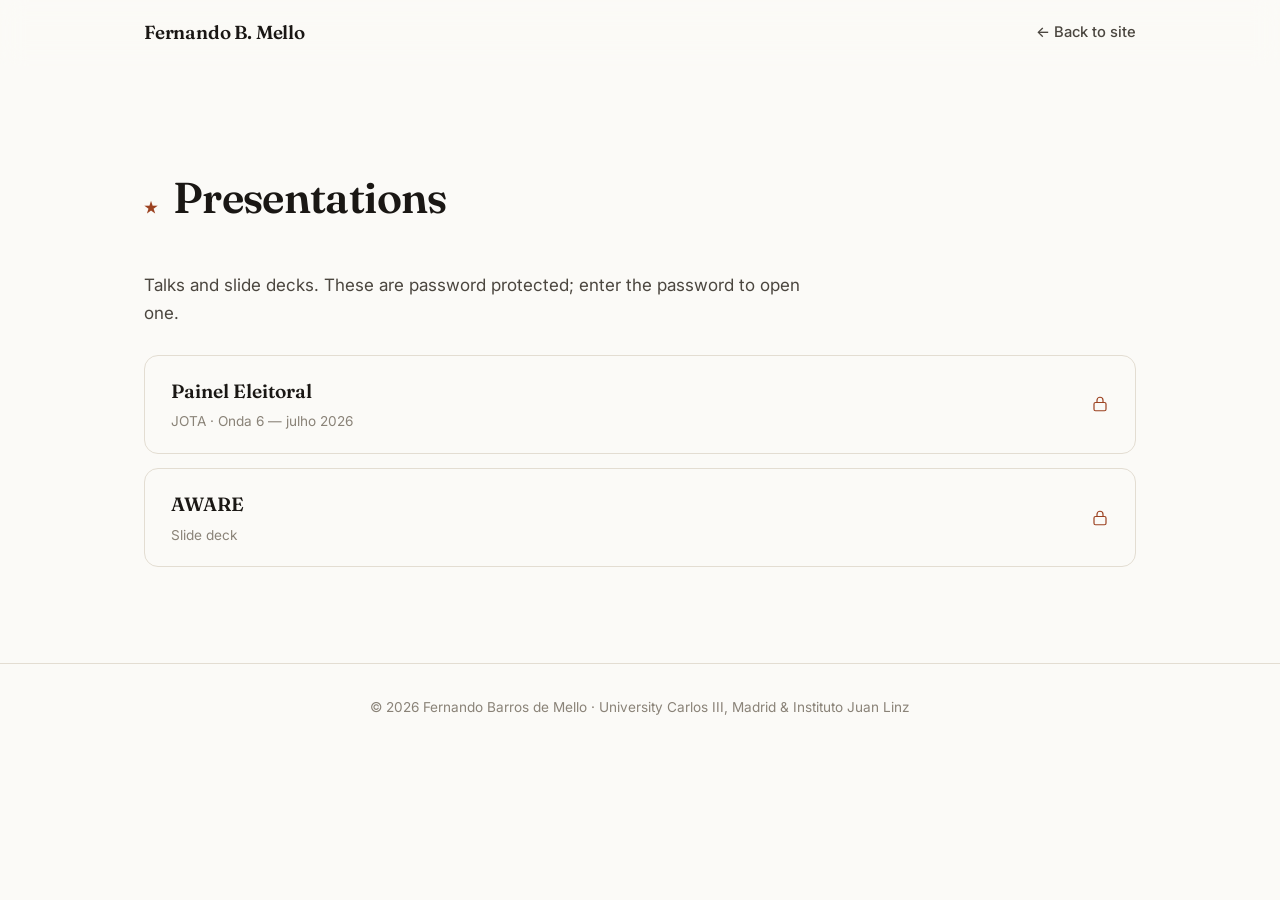
<file: presentations.html>
<!DOCTYPE html>
<html lang="en">
<head>
  <meta charset="UTF-8" />
  <meta name="viewport" content="width=device-width, initial-scale=1.0" />
  <title>Presentations, Fernando B. Mello</title>
  <meta name="description" content="Talks and slide decks by Fernando B. Mello. Password protected." />
  <meta name="robots" content="noindex" />

  <link rel="preconnect" href="https://fonts.googleapis.com" />
  <link rel="preconnect" href="https://fonts.gstatic.com" crossorigin />
  <link href="https://fonts.googleapis.com/css2?family=Fraunces:opsz,wght@9..144,400;9..144,500;9..144,600;9..144,700&family=Inter:wght@400;500;600&display=swap" rel="stylesheet" />
  <link rel="stylesheet" href="styles.css" />
  <link rel="icon" href="data:image/svg+xml,<svg xmlns=%22http://www.w3.org/2000/svg%22 viewBox=%220 0 100 100%22><text y=%22.9em%22 font-size=%2290%22 font-family=%22Georgia,serif%22 fill=%22%239c4221%22>F</text></svg>" />
</head>
<body>
  <header class="nav is-scrolled" id="nav">
    <div class="nav__inner">
      <a href="index.html" class="nav__brand">Fernando&nbsp;B.&nbsp;Mello</a>
      <a href="index.html" class="nav__back">&larr; Back to site</a>
    </div>
  </header>

  <main>
    <section class="section" id="presentations">
      <div class="section__head">
        <span class="section__num">★</span>
        <h2 class="section__title">Presentations</h2>
      </div>
      <p class="pres__note">Talks and slide decks. These are password protected; enter the password to open one.</p>
      <ul class="pres-list">
        <li class="pres">
          <a class="pres__link" href="/painel/" aria-label="Open presentation: Painel Eleitoral (password required)">
            <span class="pres__info">
              <span class="pres__title">Painel Eleitoral</span>
              <span class="pres__meta">JOTA · Onda 6 — julho 2026</span>
            </span>
            <span class="pres__lock" aria-hidden="true">
              <svg viewBox="0 0 24 24" width="18" height="18" fill="none" stroke="currentColor" stroke-width="1.6" stroke-linecap="round" stroke-linejoin="round"><rect x="4" y="10" width="16" height="11" rx="2"/><path d="M8 10V7a4 4 0 0 1 8 0v3"/></svg>
            </span>
          </a>
        </li>
        <li class="pres">
          <button class="pres__open" type="button" data-url="https://fernandobmello.github.io/aware/" aria-label="Open presentation: AWARE (password required)">
            <span class="pres__info">
              <span class="pres__title">AWARE</span>
              <span class="pres__meta">Slide deck</span>
            </span>
            <span class="pres__lock" aria-hidden="true">
              <svg viewBox="0 0 24 24" width="18" height="18" fill="none" stroke="currentColor" stroke-width="1.6" stroke-linecap="round" stroke-linejoin="round"><rect x="4" y="10" width="16" height="11" rx="2"/><path d="M8 10V7a4 4 0 0 1 8 0v3"/></svg>
            </span>
          </button>
        </li>
      </ul>
    </section>
  </main>

  <!-- Password gate for presentations -->
  <div class="pwgate" id="pwgate" hidden>
    <div class="pwgate__overlay" data-close></div>
    <div class="pwgate__box" role="dialog" aria-modal="true" aria-labelledby="pwgateTitle">
      <button class="pwgate__close" type="button" aria-label="Close" data-close>&times;</button>
      <span class="pwgate__lock" aria-hidden="true">
        <svg viewBox="0 0 24 24" width="26" height="26" fill="none" stroke="currentColor" stroke-width="1.6" stroke-linecap="round" stroke-linejoin="round"><rect x="4" y="10" width="16" height="11" rx="2"/><path d="M8 10V7a4 4 0 0 1 8 0v3"/></svg>
      </span>
      <h3 id="pwgateTitle" class="pwgate__title">Password required</h3>
      <p class="pwgate__sub" id="pwgateSub">Enter the password to open this presentation.</p>
      <form id="pwgateForm" class="pwgate__form">
        <input type="password" id="pwgateInput" class="pwgate__input" placeholder="Password" autocomplete="off" autocapitalize="off" spellcheck="false" />
        <button type="submit" class="btn btn--primary">Unlock</button>
      </form>
      <p class="pwgate__err" id="pwgateErr" hidden>Incorrect password, please try again.</p>
    </div>
  </div>

  <footer class="footer">
    <p>© <span id="year"></span> Fernando Barros de Mello · University Carlos III, Madrid &amp; Instituto Juan Linz</p>
  </footer>

  <script src="script.js"></script>
</body>
</html>
</file>
<file: styles.css>
/* ===========================================================
   Fernando B. Mello — personal site
   =========================================================== */

:root {
  --bg:        #fbfaf7;
  --bg-alt:    #f3efe8;
  --ink:       #1a1714;
  --ink-soft:  #4b463f;
  --muted:     #8a8378;
  --line:      #e3ddd2;
  --accent:    #9c4221;   /* clay / oxblood */
  --accent-2:  #b5552f;
  --max:       1120px;
  --pad:       clamp(1.25rem, 5vw, 4rem);
  --serif: "Fraunces", Georgia, "Times New Roman", serif;
  --sans:  "Inter", -apple-system, BlinkMacSystemFont, "Segoe UI", sans-serif;
}

* { box-sizing: border-box; }

html { scroll-behavior: smooth; }

body {
  margin: 0;
  background: var(--bg);
  color: var(--ink);
  font-family: var(--sans);
  font-size: 17px;
  line-height: 1.65;
  -webkit-font-smoothing: antialiased;
  text-rendering: optimizeLegibility;
}

a { color: inherit; }

img { max-width: 100%; display: block; }

/* ---------- Navigation ---------- */
.nav {
  position: sticky;
  top: 0;
  z-index: 50;
  background: rgba(251, 250, 247, 0.82);
  backdrop-filter: saturate(180%) blur(12px);
  border-bottom: 1px solid transparent;
  transition: border-color .3s ease, background .3s ease;
}
.nav.is-scrolled { border-bottom-color: var(--line); }
.nav__inner {
  max-width: var(--max);
  margin: 0 auto;
  padding: 1.05rem var(--pad);
  display: flex;
  align-items: center;
  justify-content: space-between;
}
.nav__brand {
  font-family: var(--serif);
  font-weight: 600;
  font-size: 1.18rem;
  letter-spacing: -0.01em;
  text-decoration: none;
}
.nav__links { display: flex; gap: 1.55rem; }
.nav__links a {
  text-decoration: none;
  font-size: 0.92rem;
  font-weight: 500;
  color: var(--ink-soft);
  position: relative;
  padding: 2px 0;
  transition: color .2s ease;
}
.nav__links a::after {
  content: "";
  position: absolute;
  left: 0; bottom: -2px;
  width: 0; height: 1.5px;
  background: var(--accent);
  transition: width .25s ease;
}
.nav__links a:hover { color: var(--accent); }
.nav__links a:hover::after { width: 100%; }

/* nav button (Presentations) */
.nav__links a.nav__btn {
  border: 1px solid var(--accent);
  color: var(--accent);
  border-radius: 999px;
  padding: 0.38rem 0.95rem;
}
.nav__links a.nav__btn::after { display: none; }
.nav__links a.nav__btn:hover { background: var(--accent); color: #fff; }

/* back link (separate pages) */
.nav__back {
  text-decoration: none;
  font-size: 0.92rem;
  font-weight: 500;
  color: var(--ink-soft);
  transition: color .2s ease;
}
.nav__back:hover { color: var(--accent); }

.nav__toggle {
  display: none;
  flex-direction: column;
  gap: 5px;
  background: none;
  border: 0;
  cursor: pointer;
  padding: 6px;
}
.nav__toggle span {
  width: 24px; height: 2px;
  background: var(--ink);
  transition: transform .3s ease, opacity .3s ease;
}
.nav__toggle[aria-expanded="true"] span:nth-child(1){ transform: translateY(7px) rotate(45deg); }
.nav__toggle[aria-expanded="true"] span:nth-child(2){ opacity: 0; }
.nav__toggle[aria-expanded="true"] span:nth-child(3){ transform: translateY(-7px) rotate(-45deg); }

/* ---------- WhatsApp welcome ---------- */
.welcome {
  position: relative;
  max-width: var(--max);
  margin: 0 auto;
  padding: clamp(2.5rem, 6vw, 4.5rem) var(--pad) clamp(2.5rem, 5vw, 3.5rem);
}
.welcome__inner {
  display: grid;
  grid-template-columns: 1.05fr 0.95fr;
  gap: clamp(2rem, 6vw, 5rem);
  align-items: center;
}
.welcome__eyebrow {
  text-transform: uppercase;
  letter-spacing: 0.22em;
  font-size: 0.74rem;
  font-weight: 600;
  color: var(--accent);
  margin: 0 0 1rem;
}
.welcome__heading {
  font-family: var(--serif);
  font-weight: 600;
  font-size: clamp(2.1rem, 5vw, 3.4rem);
  line-height: 1.05;
  letter-spacing: -0.02em;
  margin: 0 0 1.3rem;
}
.welcome__sub {
  font-size: clamp(1rem, 1.7vw, 1.16rem);
  line-height: 1.6;
  color: var(--ink-soft);
  margin: 0 0 1.9rem;
  max-width: 44ch;
}
.welcome__cta { margin-top: 0.2rem; }

.welcome__phone { display: flex; justify-content: center; }

/* scroll cue */
.welcome__scroll {
  display: block;
  width: 26px; height: 42px;
  margin: clamp(1.5rem, 4vw, 2.5rem) auto 0;
  border: 2px solid var(--muted);
  border-radius: 14px;
  position: relative;
}
.welcome__scroll span {
  position: absolute;
  top: 8px; left: 50%;
  width: 4px; height: 8px;
  margin-left: -2px;
  background: var(--accent);
  border-radius: 2px;
  animation: scrollcue 1.6s ease-in-out infinite;
}
@keyframes scrollcue {
  0% { opacity: 0; transform: translateY(0); }
  40% { opacity: 1; }
  80% { opacity: 0; transform: translateY(12px); }
  100% { opacity: 0; }
}

/* phone frame */
.phone {
  position: relative;
  width: min(340px, 86vw);
  background: #0b141a;
  border-radius: 40px;
  padding: 12px;
  box-shadow: 0 40px 80px -30px rgba(20,30,25,.55), 0 0 0 1px rgba(0,0,0,.2);
}
.phone__cam {
  position: absolute;
  top: 20px; left: 50%;
  transform: translateX(-50%);
  width: 54px; height: 7px;
  background: #000;
  border-radius: 99px;
  z-index: 5;
}

/* whatsapp app */
.wa {
  height: clamp(500px, 68vh, 580px);
  border-radius: 30px;
  overflow: hidden;
  display: flex;
  flex-direction: column;
  background: #efe7de;
}
.wa__bar {
  display: flex;
  align-items: center;
  gap: 10px;
  background: #008069;
  color: #fff;
  padding: 32px 14px 10px;
}
.wa__back { font-size: 1.5rem; line-height: 1; opacity: .9; }
.wa__avatar { width: 38px; height: 38px; border-radius: 50%; object-fit: cover; flex: none; }
.wa__id { display: flex; flex-direction: column; line-height: 1.2; margin-right: auto; }
.wa__name { font-weight: 600; font-size: 0.95rem; font-family: var(--sans); }
.wa__status { font-size: 0.72rem; opacity: .85; min-height: 0.9em; }
.wa__icons { display: flex; gap: 16px; opacity: .92; }

.wa__chat {
  flex: 1;
  overflow-y: auto;
  padding: 14px 12px 18px;
  display: flex;
  flex-direction: column;
  gap: 8px;
  background-color: #efe7de;
  background-image: radial-gradient(rgba(0,0,0,.035) 1px, transparent 1px);
  background-size: 16px 16px;
  scrollbar-width: thin;
}
.wa__day {
  align-self: center;
  background: #ffffff;
  color: #54656f;
  font-size: 0.66rem;
  font-weight: 600;
  letter-spacing: .04em;
  padding: 4px 11px;
  border-radius: 8px;
  box-shadow: 0 1px 1px rgba(0,0,0,.08);
  margin-bottom: 4px;
}
.wa__msg {
  position: relative;
  max-width: 80%;
  padding: 6px 9px 7px;
  font-size: 0.86rem;
  line-height: 1.4;
  color: #111b21;
  border-radius: 9px;
  box-shadow: 0 1px 1px rgba(0,0,0,.12);
  animation: wapop .3s cubic-bezier(.2,.8,.2,1) both;
  word-wrap: break-word;
}
.wa__msg .wa__t {
  display: inline-block;
  float: right;
  font-size: 0.62rem;
  color: #667781;
  margin: 6px 0 -2px 8px;
}
.wa__msg--in {
  align-self: flex-start;
  background: #ffffff;
  border-top-left-radius: 2px;
}
.wa__msg--out {
  align-self: flex-end;
  background: #d9fdd3;
  border-top-right-radius: 2px;
}
.wa__msg--out .wa__check { color: #53bdeb; font-size: 0.7rem; margin-left: 2px; }
@keyframes wapop {
  from { opacity: 0; transform: translateY(8px) scale(.96); }
  to   { opacity: 1; transform: none; }
}

/* typing indicator */
.wa__typing {
  align-self: flex-start;
  background: #fff;
  border-radius: 9px;
  border-top-left-radius: 2px;
  padding: 10px 12px;
  box-shadow: 0 1px 1px rgba(0,0,0,.12);
  display: inline-flex;
  gap: 4px;
}
.wa__typing span {
  width: 7px; height: 7px;
  border-radius: 50%;
  background: #9aa0a6;
  animation: watype 1.2s infinite ease-in-out;
}
.wa__typing span:nth-child(2) { animation-delay: .2s; }
.wa__typing span:nth-child(3) { animation-delay: .4s; }
@keyframes watype {
  0%, 60%, 100% { transform: translateY(0); opacity: .5; }
  30% { transform: translateY(-4px); opacity: 1; }
}

/* ---------- Hero ---------- */
.hero {
  max-width: var(--max);
  margin: 0 auto;
  padding: clamp(3rem, 8vw, 6.5rem) var(--pad) clamp(3rem, 7vw, 5.5rem);
}
.hero__inner {
  display: grid;
  grid-template-columns: 1.4fr 0.9fr;
  gap: clamp(2rem, 6vw, 5rem);
  align-items: center;
}
.hero__eyebrow {
  text-transform: uppercase;
  letter-spacing: 0.22em;
  font-size: 0.74rem;
  font-weight: 600;
  color: var(--accent);
  margin: 0 0 1rem;
}
.hero__name {
  font-family: var(--serif);
  font-weight: 600;
  font-size: clamp(2.6rem, 6.5vw, 4.6rem);
  line-height: 1.02;
  letter-spacing: -0.02em;
  margin: 0 0 1.4rem;
}
.hero__lede {
  font-size: clamp(1.05rem, 2vw, 1.28rem);
  line-height: 1.55;
  color: var(--ink-soft);
  margin: 0 0 1.4rem;
  max-width: 38ch;
}
.hero__affil {
  font-size: 0.95rem;
  color: var(--muted);
  margin: 0 0 2rem;
}
.hero__affil span { color: var(--ink-soft); font-weight: 500; }

.hero__actions { display: flex; flex-wrap: wrap; gap: 0.85rem; margin-bottom: 1.8rem; }

.btn {
  display: inline-block;
  padding: 0.72rem 1.4rem;
  border: 1px solid var(--ink);
  border-radius: 999px;
  text-decoration: none;
  font-size: 0.9rem;
  font-weight: 500;
  letter-spacing: 0.01em;
  transition: all .22s ease;
  background: transparent;
}
.btn:hover { background: var(--ink); color: var(--bg); transform: translateY(-2px); }
.btn--primary { background: var(--accent); border-color: var(--accent); color: #fff; }
.btn--primary:hover { background: var(--accent-2); border-color: var(--accent-2); color: #fff; }
.btn--small { padding: 0.55rem 1.05rem; font-size: 0.84rem; }

.hero__links {
  list-style: none;
  display: flex;
  flex-wrap: wrap;
  gap: 1.4rem;
  padding: 0; margin: 0;
}
.hero__links a {
  text-decoration: none;
  font-size: 0.9rem;
  font-weight: 500;
  color: var(--ink-soft);
  border-bottom: 1px solid var(--line);
  padding-bottom: 2px;
  transition: color .2s, border-color .2s;
}
.hero__links a:hover { color: var(--accent); border-color: var(--accent); }

/* portrait */
.hero__portrait { display: flex; justify-content: center; }
.portrait {
  position: relative;
  width: min(320px, 78vw);
  aspect-ratio: 4 / 5;
  border-radius: 14px;
  overflow: hidden;
  background: linear-gradient(160deg, #e9e2d6, #cdbfa9);
  box-shadow: 0 30px 60px -28px rgba(60, 40, 20, 0.45);
}
.portrait img { width: 100%; height: 100%; object-fit: cover; }
.portrait__mono {
  position: absolute;
  inset: 0;
  display: none;
  align-items: center;
  justify-content: center;
  font-family: var(--serif);
  font-weight: 600;
  font-size: 5rem;
  color: var(--accent);
  background: linear-gradient(160deg, #efe8da, #ddd0ba);
}
.portrait--placeholder .portrait__mono { display: flex; }

/* ---------- Marquee venues ---------- */
.marquee {
  max-width: var(--max);
  margin: 0 auto;
  padding: 0 var(--pad) clamp(1rem, 3vw, 2rem);
  display: flex;
  flex-wrap: wrap;
  align-items: baseline;
  gap: 0.6rem 1.5rem;
}
.marquee__label {
  text-transform: uppercase;
  letter-spacing: 0.16em;
  font-size: 0.7rem;
  font-weight: 600;
  color: var(--muted);
}
.marquee ul {
  list-style: none;
  display: flex;
  flex-wrap: wrap;
  gap: 0.5rem 1.4rem;
  padding: 0; margin: 0;
}
.marquee li {
  font-family: var(--serif);
  font-style: italic;
  font-size: 1.02rem;
  color: var(--ink-soft);
  position: relative;
}
.marquee li:not(:last-child)::after {
  content: "·";
  position: absolute;
  right: -0.85rem;
  color: var(--accent);
  font-style: normal;
}

/* identity + venues merged into About */
.about__intro { margin-bottom: 2.6rem; }
#about .marquee.about__venues {
  max-width: none;
  margin: 0 0 2.6rem;
  padding: 1.6rem 0 0;
  border-top: 1px solid var(--line);
}

/* ---------- Sections ---------- */
.section {
  max-width: var(--max);
  margin: 0 auto;
  padding: clamp(3.5rem, 8vw, 6rem) var(--pad);
}
.section--alt {
  max-width: none;
  background: var(--bg-alt);
  border-top: 1px solid var(--line);
  border-bottom: 1px solid var(--line);
}
.section--alt > * { max-width: var(--max); margin-left: auto; margin-right: auto; }

.section__head {
  display: flex;
  align-items: baseline;
  gap: 1rem;
  margin-bottom: 2.4rem;
}
.section__num {
  font-family: var(--serif);
  font-size: 0.95rem;
  color: var(--accent);
  font-weight: 600;
}
.section__title {
  font-family: var(--serif);
  font-weight: 600;
  font-size: clamp(1.8rem, 4vw, 2.7rem);
  letter-spacing: -0.015em;
  margin: 0;
}

/* ---------- About ---------- */
.prose { max-width: 64ch; }
.prose p { margin: 0 0 1.25rem; color: var(--ink-soft); }
.prose strong { color: var(--ink); font-weight: 600; }
.prose a { color: var(--accent); text-decoration: none; border-bottom: 1px solid var(--line); transition: border-color .2s ease; }
.prose a:hover { border-color: var(--accent); }

.facts {
  display: grid;
  grid-template-columns: repeat(2, 1fr);
  gap: 1px;
  background: var(--line);
  border: 1px solid var(--line);
  border-radius: 12px;
  overflow: hidden;
  margin: 2.6rem 0;
}
.fact { background: var(--bg); padding: 1.3rem 1.5rem; }
.fact__k {
  display: block;
  text-transform: uppercase;
  letter-spacing: 0.14em;
  font-size: 0.68rem;
  font-weight: 600;
  color: var(--muted);
  margin-bottom: 0.4rem;
}
.fact__v { font-size: 0.98rem; color: var(--ink); font-weight: 500; }

/* education */
.edu { margin-top: 2.6rem; }
.edu__title {
  font-family: var(--serif);
  font-size: 1.15rem;
  font-weight: 600;
  margin: 0 0 1rem;
}
.edu__list { list-style: none; padding: 0; margin: 0; }
.edu__list li {
  padding: 0.9rem 0;
  border-top: 1px solid var(--line);
}
.edu__list li:last-child { border-bottom: 1px solid var(--line); }
.edu__deg { display: block; font-weight: 600; color: var(--ink); }
.edu__school { display: block; color: var(--ink-soft); font-size: 0.95rem; }

.awards__title {
  font-family: var(--serif);
  font-size: 1.15rem;
  font-weight: 600;
  margin: 0 0 0.8rem;
}
.awards ul {
  list-style: none;
  padding: 0; margin: 0;
  display: flex;
  flex-wrap: wrap;
  gap: 0.7rem;
}
.awards li {
  background: var(--bg-alt);
  border: 1px solid var(--line);
  border-radius: 999px;
  padding: 0.45rem 1rem;
  font-size: 0.88rem;
  color: var(--ink-soft);
  transition: border-color .2s ease, color .2s ease;
}
.awards li a { color: inherit; text-decoration: none; }
.awards li a span { color: var(--accent); font-size: 0.82em; margin-left: 1px; }
.awards li:has(a):hover { border-color: var(--accent); color: var(--accent); }

/* ---------- Research ---------- */
.feature {
  border-left: 3px solid var(--accent);
  padding: 0.3rem 0 0.3rem 1.8rem;
  margin-bottom: 3rem;
  max-width: 70ch;
}
.feature__tag {
  text-transform: uppercase;
  letter-spacing: 0.16em;
  font-size: 0.72rem;
  font-weight: 600;
  color: var(--accent);
  margin: 0 0 0.7rem;
}
.feature__title {
  font-family: var(--serif);
  font-weight: 600;
  font-size: clamp(1.4rem, 3vw, 2rem);
  line-height: 1.15;
  margin: 0 0 1rem;
}
.feature__body { color: var(--ink-soft); margin: 0; }

.cards {
  display: grid;
  grid-template-columns: repeat(2, 1fr);
  gap: 1.4rem;
}
.card {
  background: var(--bg);
  border: 1px solid var(--line);
  border-radius: 14px;
  padding: 1.7rem;
  transition: transform .25s ease, box-shadow .25s ease, border-color .25s ease;
}
.card:hover {
  transform: translateY(-4px);
  box-shadow: 0 24px 48px -30px rgba(60,40,20,.4);
  border-color: #d8cdbb;
}
.card__tag {
  text-transform: uppercase;
  letter-spacing: 0.14em;
  font-size: 0.68rem;
  font-weight: 600;
  color: var(--accent);
  margin: 0 0 0.7rem;
}
.card__title {
  font-family: var(--serif);
  font-weight: 600;
  font-size: 1.22rem;
  line-height: 1.25;
  margin: 0 0 0.7rem;
}
.card__body { color: var(--ink-soft); font-size: 0.96rem; margin: 0; }

/* flip cards */
.cards__hint {
  font-size: 0.9rem;
  color: var(--muted);
  margin: 0 0 1.5rem;
}
.flip {
  perspective: 1500px;
  min-height: 300px;
  cursor: pointer;
  background: transparent;
  border: 0;
  -webkit-tap-highlight-color: transparent;
}
.flip:focus-visible { outline: 2px solid var(--accent); outline-offset: 4px; border-radius: 16px; }
.flip__inner {
  position: relative;
  width: 100%;
  height: 100%;
  min-height: inherit;
  transition: transform .6s cubic-bezier(.2,.75,.2,1);
  transform-style: preserve-3d;
}
.flip.is-flipped .flip__inner { transform: rotateY(180deg); }
.flip__face {
  position: absolute;
  inset: 0;
  -webkit-backface-visibility: hidden;
  backface-visibility: hidden;
  display: flex;
  flex-direction: column;
  background: var(--bg);
  border: 1px solid var(--line);
  border-radius: 14px;
  padding: 1.6rem;
  overflow: hidden;
  transition: box-shadow .25s ease, border-color .25s ease;
}
.flip:hover .flip__face { box-shadow: 0 24px 48px -30px rgba(60,40,20,.4); border-color: #d8cdbb; }
.flip__back {
  transform: rotateY(180deg);
  background: linear-gradient(160deg, #fffdf9, #f1e9dd);
}
.flip__face .card__body { font-size: 0.92rem; }
.flip__hint {
  margin-top: auto;
  padding-top: 1rem;
  font-size: 0.75rem;
  font-weight: 600;
  letter-spacing: 0.03em;
  color: var(--accent);
}
.flip__paper {
  font-family: var(--serif);
  font-weight: 600;
  font-size: 1.06rem;
  line-height: 1.28;
  margin: 0 0 0.55rem;
  color: var(--ink);
}
.flip__authors { margin: 0; font-size: 0.88rem; color: var(--muted); }
.flip__venue { margin: 0.3rem 0 0; font-size: 0.92rem; color: var(--ink-soft); }
@media (max-width: 680px) {
  .flip { min-height: 360px; }
}

/* ---------- Publications ---------- */
.pubs__note { font-size: 0.85rem; color: var(--muted); margin: 0 0 1.5rem; }
.pubs__cat {
  font-family: var(--serif);
  font-weight: 600;
  font-size: 1.25rem;
  margin: 2.4rem 0 0.4rem;
  color: var(--ink);
}
.pubs__cat:first-of-type { margin-top: 0; }
.dagger { color: var(--accent); font-weight: 600; }
.pubs { list-style: none; counter-reset: none; padding: 0; margin: 0; }
.pub {
  display: grid;
  grid-template-columns: 72px 1fr;
  gap: 1.5rem;
  padding: 1.5rem 0;
  border-top: 1px solid var(--line);
}
.pub:last-child { border-bottom: 1px solid var(--line); }
.pub__year {
  font-family: var(--serif);
  font-weight: 600;
  font-size: 1.05rem;
  color: var(--accent);
  padding-top: 2px;
}
.pub__title {
  font-family: var(--serif);
  font-weight: 600;
  font-size: 1.18rem;
  line-height: 1.3;
  margin: 0 0 0.35rem;
}
.pub__title a {
  color: inherit;
  text-decoration: none;
  border-bottom: 1px solid var(--line);
  transition: color .2s ease, border-color .2s ease;
}
.pub__title a:hover { color: var(--accent); border-color: var(--accent); }
.pub__authors { margin: 0; font-size: 0.92rem; color: var(--muted); }
.pub__venue { margin: 0.15rem 0 0; font-size: 0.95rem; color: var(--ink-soft); }
.pub__flag {
  display: inline-block;
  margin-left: 0.45rem;
  font-size: 0.64rem;
  font-weight: 600;
  text-transform: uppercase;
  letter-spacing: 0.08em;
  color: var(--accent);
  background: rgba(156, 66, 33, 0.1);
  padding: 0.14rem 0.5rem;
  border-radius: 999px;
  vertical-align: middle;
}
.pubs__more { margin-top: 1.8rem; color: var(--ink-soft); font-size: 0.96rem; }
.pubs__more a { color: var(--accent); }

/* ---------- Books ---------- */
.book {
  display: grid;
  grid-template-columns: 180px 1fr;
  gap: clamp(1.5rem, 4vw, 3rem);
  align-items: center;
}
.book__cover {
  aspect-ratio: 3 / 4;
  border-radius: 8px;
  background: linear-gradient(150deg, var(--accent), #6e2d16);
  display: flex;
  align-items: center;
  justify-content: center;
  padding: 1rem;
  text-align: center;
  color: #f6e9df;
  font-family: var(--serif);
  font-weight: 600;
  font-size: 1.35rem;
  line-height: 1.15;
  box-shadow: 0 26px 48px -26px rgba(80,30,10,.6);
}
.book__title {
  font-family: var(--serif);
  font-weight: 600;
  font-size: clamp(1.3rem, 3vw, 1.7rem);
  line-height: 1.2;
  margin: 0 0 0.5rem;
}
.book__sub { margin: 0 0 1rem; color: var(--muted); font-size: 0.95rem; }
.book__body { margin: 0 0 1.4rem; color: var(--ink-soft); max-width: 52ch; }
.book__links { display: flex; flex-wrap: wrap; gap: 0.7rem; }

/* ---------- Teaching ---------- */
.teach {
  display: grid;
  grid-template-columns: repeat(2, 1fr);
  gap: 2rem;
}
.teach__col h3 {
  font-family: var(--serif);
  font-weight: 600;
  font-size: 1.1rem;
  margin: 0 0 0.9rem;
  padding-bottom: 0.7rem;
  border-bottom: 1px solid var(--line);
}
.teach__col h3 span { color: var(--muted); font-weight: 500; font-size: 0.92rem; }
.teach__col ul { list-style: none; padding: 0; margin: 0; }
.teach__col li { padding: 0.4rem 0; color: var(--ink-soft); font-size: 0.96rem; }
.teach__col li em { color: var(--muted); font-style: normal; font-size: 0.85rem; }

/* teaching stats */
.teach-stats {
  margin-top: 2.4rem;
  display: grid;
  grid-template-columns: repeat(2, minmax(0, 1fr));
  gap: 1.4rem;
}
.tstat {
  background: var(--bg);
  border: 1px solid var(--line);
  border-radius: 16px;
  padding: 1.9rem 1.4rem;
  text-align: center;
  display: flex;
  flex-direction: column;
  align-items: center;
  justify-content: center;
  gap: 0.55rem;
  min-height: 200px;
  transition: transform .25s ease, box-shadow .25s ease;
}
.tstat:hover { transform: translateY(-4px); box-shadow: 0 24px 48px -30px rgba(60,40,20,.4); }
.tstat__num {
  font-family: var(--serif);
  font-weight: 600;
  font-size: clamp(2.4rem, 5vw, 3.2rem);
  line-height: 1;
  color: var(--accent);
  letter-spacing: -0.02em;
}
.tstat__num--sm { font-size: clamp(1.25rem, 2.6vw, 1.55rem); color: var(--ink); }
.tstat__label {
  font-size: 0.82rem;
  color: var(--ink-soft);
  max-width: 22ch;
}

/* circular evaluation gauge */
@property --tpct {
  syntax: "<number>";
  inherits: false;
  initial-value: 0;
}
.tstat__ring {
  --tpct: 0;
  position: relative;
  width: 112px; height: 112px;
  border-radius: 50%;
  display: grid;
  place-items: center;
  background: conic-gradient(var(--accent) calc(var(--tpct) * 1%), #e3ddd2 0);
  transition: --tpct 1.3s cubic-bezier(.2,.8,.2,1);
}
.tstat__ring.is-on { --tpct: 94; }
.tstat__ring::before {
  content: "";
  position: absolute;
  inset: 12px;
  border-radius: 50%;
  background: var(--bg);
}
.tstat__ringval {
  position: relative;
  z-index: 1;
  font-family: var(--serif);
  font-weight: 600;
  font-size: 1.7rem;
  color: var(--ink);
}
.tstat__ringval small { font-size: 0.85rem; color: var(--muted); font-weight: 500; }

/* award medal */
.tstat__badge {
  display: grid;
  place-items: center;
  width: 64px; height: 64px;
  border-radius: 50%;
  background: rgba(156, 66, 33, 0.08);
  color: var(--accent);
}

@media (max-width: 680px) {
  .teach-stats { grid-template-columns: 1fr; }
}

/* ---------- Student comments (Teaching) ---------- */
.comments { margin-top: 2.8rem; }
.comments__toggle {
  display: inline-flex;
  align-items: center;
  gap: 0.5rem;
  background: var(--bg);
  border: 1px solid var(--line);
  border-radius: 999px;
  padding: 0.65rem 1.3rem;
  font: inherit;
  font-size: 0.9rem;
  font-weight: 600;
  color: var(--accent);
  cursor: pointer;
  transition: border-color .2s ease, transform .2s ease;
}
.comments__toggle:hover { border-color: var(--accent); transform: translateY(-1px); }
.comments__chev { transition: transform .3s ease; }
.comments__toggle[aria-expanded="true"] .comments__chev { transform: rotate(180deg); }
.comments__panel { margin-top: 1.7rem; }
.comments__panel[hidden] { display: none; }
.comments__grid { columns: 3 250px; column-gap: 1.2rem; }
.quote {
  break-inside: avoid;
  margin: 0 0 1.2rem;
  background: var(--bg);
  border: 1px solid var(--line);
  border-radius: 14px;
  padding: 1.35rem 1.4rem 1.2rem;
  opacity: 0;
  transform: translateY(14px);
  transition: opacity .5s ease, transform .5s ease;
}
.quote.in { opacity: 1; transform: none; }
.quote blockquote {
  margin: 0 0 0.85rem;
  font-size: 0.9rem;
  line-height: 1.55;
  color: var(--ink-soft);
}
.quote blockquote::before {
  content: "\201C";
  color: var(--accent);
  font-family: var(--serif);
  font-weight: 600;
  font-size: 1.9rem;
  line-height: 0;
  vertical-align: -0.35em;
  margin-right: 3px;
}
.quote figcaption {
  font-size: 0.7rem;
  text-transform: uppercase;
  letter-spacing: 0.08em;
  font-weight: 600;
  color: var(--muted);
}

/* ---------- Selected media ---------- */
.media-lead {
  display: grid;
  grid-template-columns: 1.3fr 0.7fr;
  gap: clamp(2rem, 5vw, 4rem);
  align-items: center;
  margin-bottom: 2.8rem;
}
.media-lead__intro {
  font-size: clamp(1.05rem, 2vw, 1.28rem);
  line-height: 1.55;
  color: var(--ink-soft);
  max-width: 34ch;
  margin: 0;
}
.media-lead__portrait { width: min(300px, 72vw); justify-self: end; }
@media (max-width: 860px) {
  .media-lead { grid-template-columns: 1fr; }
  .media-lead__portrait { order: -1; justify-self: start; width: min(240px, 60vw); }
}

.media-grid {
  display: grid;
  grid-template-columns: repeat(2, minmax(0, 1fr));
  gap: 1.4rem;
}
.media {
  background: var(--bg);
  border: 1px solid var(--line);
  border-radius: 14px;
  padding: 1.7rem;
  display: flex;
  flex-direction: column;
  transition: transform .25s ease, box-shadow .25s ease, border-color .25s ease;
}
.media:hover { transform: translateY(-4px); box-shadow: 0 24px 48px -30px rgba(60,40,20,.4); border-color: #d8cdbb; }
.media--wide { grid-column: 1 / -1; }
.media__cover {
  margin: -1.7rem -1.7rem 1.3rem;
  height: 210px;
  overflow: hidden;
  border-radius: 14px 14px 0 0;
  background: var(--bg-alt);
}
.media__cover img {
  width: 100%;
  height: 100%;
  object-fit: cover;
  object-position: center 20%;
  display: block;
}
.media__tag {
  text-transform: uppercase;
  letter-spacing: 0.13em;
  font-size: 0.68rem;
  font-weight: 600;
  color: var(--accent);
  margin: 0 0 0.6rem;
}
.media__title {
  font-family: var(--serif);
  font-weight: 600;
  font-size: 1.2rem;
  line-height: 1.25;
  margin: 0 0 0.6rem;
}
.media__body { color: var(--ink-soft); font-size: 0.95rem; margin: 0 0 1.2rem; }
.media__link {
  margin-top: auto;
  align-self: flex-start;
  text-decoration: none;
  font-size: 0.85rem;
  font-weight: 600;
  letter-spacing: 0.02em;
  color: var(--accent);
}
.media__link span { display: inline-block; transition: transform .2s ease; }
.media__link:hover span { transform: translate(2px, -2px); }
.media__links {
  margin-top: auto;
  display: flex;
  flex-wrap: wrap;
  gap: 0.55rem 1.3rem;
}
.media__links a {
  text-decoration: none;
  font-size: 0.86rem;
  font-weight: 500;
  color: var(--accent);
  border-bottom: 1px solid var(--line);
  padding-bottom: 2px;
  transition: border-color .2s ease;
}
.media__links a:hover { border-color: var(--accent); }
@media (max-width: 680px) { .media-grid { grid-template-columns: 1fr; } }

/* ---------- Contact ---------- */
.section--contact {
  text-align: center;
  padding-top: clamp(4rem, 9vw, 7rem);
  padding-bottom: clamp(4rem, 9vw, 7rem);
}
.contact .section__num { display: block; margin-bottom: 0.8rem; }
.contact__title {
  font-family: var(--serif);
  font-weight: 600;
  font-size: clamp(2rem, 5vw, 3.2rem);
  letter-spacing: -0.02em;
  margin: 0 0 1rem;
}
.contact__body {
  max-width: 46ch;
  margin: 0 auto 2rem;
  color: var(--ink-soft);
}
.contact__email {
  font-family: var(--serif);
  font-size: clamp(1.3rem, 4vw, 2rem);
  font-weight: 500;
  color: var(--accent);
  text-decoration: none;
  border-bottom: 2px solid transparent;
  transition: border-color .2s ease;
}
.contact__email:hover { border-color: var(--accent); }
.contact__links {
  list-style: none;
  display: flex;
  justify-content: center;
  flex-wrap: wrap;
  gap: 1.6rem;
  padding: 0;
  margin: 2.2rem 0 0;
}
.contact__links a {
  text-decoration: none;
  font-size: 0.92rem;
  font-weight: 500;
  color: var(--ink-soft);
  transition: color .2s ease;
}
.contact__links a:hover { color: var(--accent); }

/* ---------- Presentations ---------- */
.pres__note { color: var(--ink-soft); margin: 0 0 1.7rem; max-width: 60ch; }
.pres-list { list-style: none; padding: 0; margin: 0; display: grid; gap: 0.9rem; }
.pres__open, .pres__link {
  width: 100%;
  display: flex;
  align-items: center;
  justify-content: space-between;
  gap: 1rem;
  text-align: left;
  background: var(--bg);
  border: 1px solid var(--line);
  border-radius: 14px;
  padding: 1.25rem 1.6rem;
  cursor: pointer;
  font: inherit;
  color: inherit;
  text-decoration: none;
  transition: transform .2s ease, box-shadow .2s ease, border-color .2s ease;
}
.pres__open:hover, .pres__link:hover { transform: translateY(-3px); box-shadow: 0 22px 44px -30px rgba(60,40,20,.4); border-color: #d8cdbb; }
.pres__open:focus-visible, .pres__link:focus-visible { outline: 2px solid var(--accent); outline-offset: 3px; }
.pres__info { display: flex; flex-direction: column; gap: 3px; }
.pres__title { font-family: var(--serif); font-weight: 600; font-size: 1.2rem; }
.pres__meta { font-size: 0.85rem; color: var(--muted); }
.pres__lock { color: var(--accent); display: grid; place-items: center; flex: none; }

/* password gate modal */
.pwgate { position: fixed; inset: 0; z-index: 100; display: grid; place-items: center; padding: 1.25rem; }
.pwgate[hidden] { display: none; }
.pwgate__overlay { position: absolute; inset: 0; background: rgba(26,23,20,.55); backdrop-filter: blur(3px); }
.pwgate__box {
  position: relative;
  z-index: 1;
  width: min(400px, 100%);
  background: var(--bg);
  border: 1px solid var(--line);
  border-radius: 18px;
  padding: 2.3rem 2rem 2rem;
  text-align: center;
  box-shadow: 0 40px 80px -30px rgba(20,15,10,.6);
  animation: pwpop .25s ease both;
}
@keyframes pwpop { from { opacity: 0; transform: translateY(12px) scale(.97); } to { opacity: 1; transform: none; } }
.pwgate__close {
  position: absolute; top: 10px; right: 14px;
  background: none; border: 0;
  font-size: 1.7rem; line-height: 1;
  color: var(--muted); cursor: pointer;
}
.pwgate__close:hover { color: var(--ink); }
.pwgate__lock {
  display: inline-grid; place-items: center;
  width: 56px; height: 56px;
  border-radius: 50%;
  background: rgba(156,66,33,.1);
  color: var(--accent);
  margin-bottom: 0.9rem;
}
.pwgate__title { font-family: var(--serif); font-weight: 600; font-size: 1.4rem; margin: 0 0 0.4rem; }
.pwgate__sub { color: var(--ink-soft); font-size: 0.92rem; margin: 0 0 1.4rem; }
.pwgate__form { display: flex; flex-direction: column; gap: 0.7rem; }
.pwgate__input {
  width: 100%;
  padding: 0.8rem 1rem;
  border: 1px solid var(--line);
  border-radius: 999px;
  font: inherit;
  font-size: 1rem;
  text-align: center;
  background: #fff;
  color: var(--ink);
}
.pwgate__input:focus { outline: none; border-color: var(--accent); }
.pwgate__form .btn { width: 100%; cursor: pointer; }
.pwgate__err { color: #b3261e; font-size: 0.85rem; margin: 0.9rem 0 0; }

/* ---------- Footer ---------- */
.footer {
  border-top: 1px solid var(--line);
  padding: 2rem var(--pad);
  text-align: center;
}
.footer p { margin: 0; font-size: 0.85rem; color: var(--muted); }

/* ---------- Reveal animation ---------- */
.reveal {
  opacity: 0;
  transform: translateY(22px);
  transition: opacity .7s cubic-bezier(.2,.7,.2,1), transform .7s cubic-bezier(.2,.7,.2,1);
}
.reveal.is-visible { opacity: 1; transform: none; }

@media (prefers-reduced-motion: reduce) {
  html { scroll-behavior: auto; }
  .reveal { opacity: 1; transform: none; transition: none; }
}

/* ---------- Responsive ---------- */
@media (max-width: 860px) {
  .welcome__inner { grid-template-columns: 1fr; }
  .welcome__phone { order: -1; }
  .welcome__intro { text-align: center; }
  .welcome__sub { margin-left: auto; margin-right: auto; }
  .hero__inner { grid-template-columns: 1fr; }
  .hero__portrait { order: -1; justify-content: flex-start; }
  .portrait { width: min(220px, 55vw); }
  .cards { grid-template-columns: 1fr; }
  .teach { grid-template-columns: 1fr; }
  .book { grid-template-columns: 130px 1fr; }
}

@media (max-width: 1120px) {
  .nav__toggle { display: flex; }
  .nav__links {
    position: absolute;
    top: 100%; left: 0; right: 0;
    flex-direction: column;
    gap: 0;
    background: var(--bg);
    border-bottom: 1px solid var(--line);
    padding: 0.5rem var(--pad) 1.2rem;
    max-height: 0;
    overflow: hidden;
    transition: max-height .35s ease;
  }
  .nav__links.is-open { max-height: 480px; }
  .nav__links a { padding: 0.75rem 0; font-size: 1rem; }
  .nav__links a.nav__btn { align-self: flex-start; margin-top: 0.5rem; padding: 0.5rem 1.1rem; }
}

@media (max-width: 680px) {
  body { font-size: 16px; }
  .facts { grid-template-columns: 1fr; }
  .book { grid-template-columns: 1fr; }
  .book__cover { width: 150px; }
}
</file>
